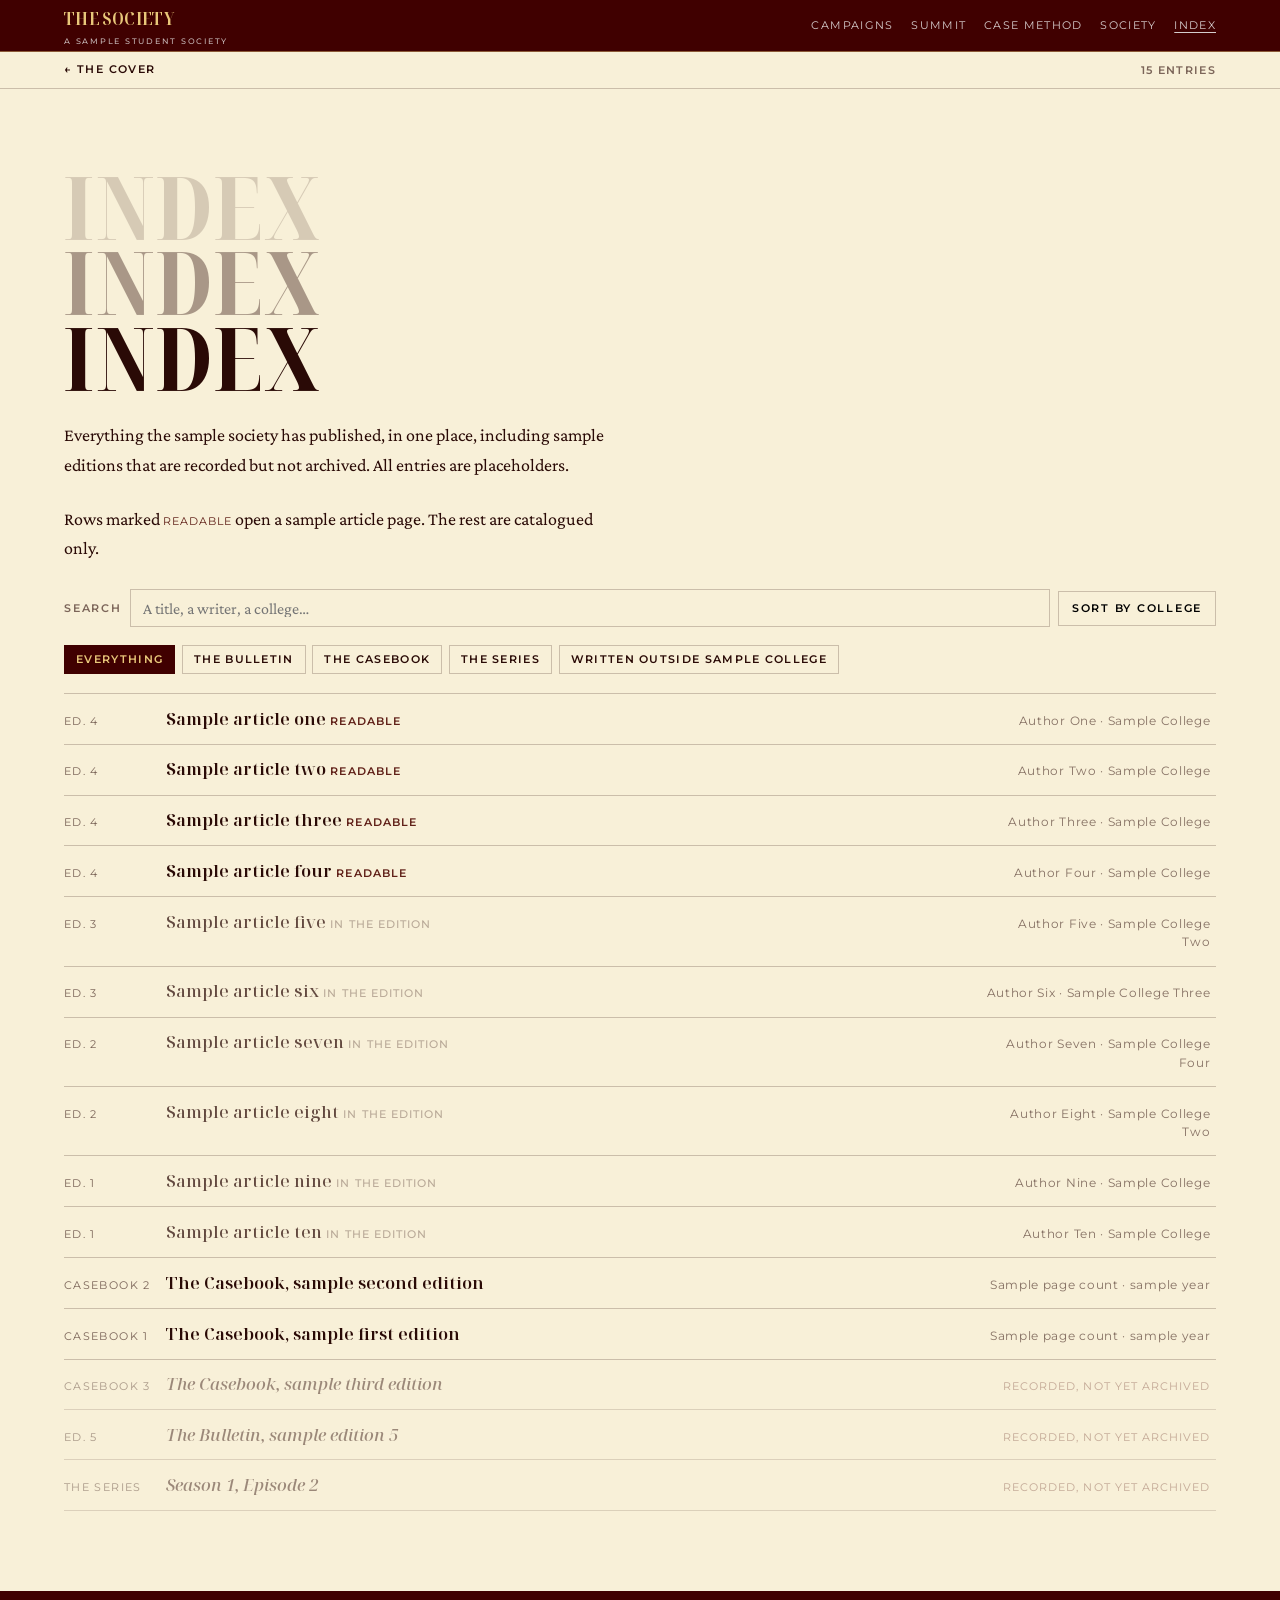
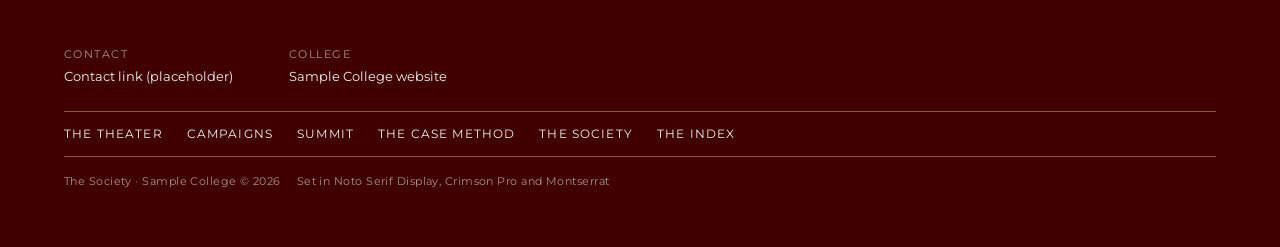
<file: archive.html>
<!doctype html>
<html lang="en">
<head>
<meta charset="utf-8">
<meta name="viewport" content="width=device-width,initial-scale=1">
<meta name="description" content="Every sample edition in one index. Placeholder content.">
<meta name="robots" content="noindex,nofollow">
<title>The Index · everything The Society has published</title>
<link rel="preconnect" href="https://fonts.googleapis.com">
<link rel="preconnect" href="https://fonts.gstatic.com" crossorigin>
<link href="https://fonts.googleapis.com/css2?family=Noto+Serif+Display:ital,wdth,wght@0,62.5..100,400..800;1,62.5..100,400..700&family=Crimson+Pro:ital,wght@0,400;0,600;1,400&family=Montserrat:wght@500;600;700;800&display=swap" rel="stylesheet">
<link rel="stylesheet" href="site.css">
<style>
  .search{display:flex;gap:.5rem;flex-wrap:wrap;align-items:center;margin:0 0 1rem}
  .search input{
    flex:1 1 16rem;min-width:0;padding:.6rem .75rem;border:1px solid var(--rule-ink);
    background:transparent;font-family:var(--font-read);font-size:1rem;color:inherit;border-radius:0;
  }
  .search input:focus-visible{outline:2px solid var(--oxblood);outline-offset:1px}
  .count{font-family:var(--font-ui);font-size:.7rem;letter-spacing:.12em;text-transform:uppercase;opacity:.6}
</style>
</head>
<body>

<header class="topbar">
  <a class="topbar__mark" href="theater3d.html">THE SOCIETY<small>A SAMPLE STUDENT SOCIETY</small></a>
  <nav class="topbar__nav" aria-label="Primary">
    <a href="work.html">Campaigns</a>
    <a href="summit.html">Summit</a>
    <a href="learn.html">Case Method</a>
    <a href="society.html">Society</a>
    <a href="archive.html" aria-current="page" style="text-decoration:underline;text-underline-offset:.3em">Index</a>
  </nav>
</header>

<div class="subbar">
  <a href="theater3d.html">&larr; The cover</a>
  <span class="count" id="count">entries</span>
</div>

<main class="section section--paper wrap">
 <div class="limit">
  <h1 class="stack" aria-label="The Index">
    <span class="stack__line" aria-hidden="true">Index</span>
    <span class="stack__line" aria-hidden="true">Index</span>
    <span class="stack__line">Index</span>
  </h1>
  <p style="max-width:56ch;margin:0 0 1.6rem">
    Everything the sample society has published, in one place, including sample editions
    that are recorded but not archived. All entries are placeholders.
  </p>
  <p style="max-width:56ch;margin:0 0 1.6rem">
    Rows marked <span class="index__note">Readable</span> open a sample article page. The
    rest are catalogued only.
  </p>

  <div class="search">
    <label class="eyebrow" for="q" style="opacity:.6">Search</label>
    <input id="q" type="search" placeholder="A title, a writer, a college…" autocomplete="off">
    <button type="button" id="sortCollege" class="eyebrow" style="padding:.55rem .8rem;border:1px solid var(--rule-ink);background:transparent;cursor:pointer">Sort by college</button>
  </div>

  <ul class="filters" role="group" aria-label="Filter the index">
    <li><button type="button" data-filter="all" aria-pressed="true">Everything</button></li>
    <li><button type="button" data-filter="bulletin" aria-pressed="false">The Bulletin</button></li>
    <li><button type="button" data-filter="casebook" aria-pressed="false">The Casebook</button></li>
    <li><button type="button" data-filter="series" aria-pressed="false">The Series</button></li>
    <li><button type="button" data-filter="external" aria-pressed="false">Written outside Sample College</button></li>
  </ul>

  <ul class="index" id="indexList">
    <li class="index__row" data-prop="bulletin" data-scope="home"><a href="article.html">
      <span class="index__ed">Ed. 4</span>
      <span class="index__title">Sample article one <span class="index__note">Readable</span></span>
      <span class="index__by">Author One &middot; Sample College</span>
    </a></li>
    <li class="index__row" data-prop="bulletin" data-scope="home"><a href="article-2.html">
      <span class="index__ed">Ed. 4</span>
      <span class="index__title">Sample article two <span class="index__note">Readable</span></span>
      <span class="index__by">Author Two &middot; Sample College</span>
    </a></li>
    <li class="index__row" data-prop="bulletin" data-scope="home"><a href="article-3.html">
      <span class="index__ed">Ed. 4</span>
      <span class="index__title">Sample article three <span class="index__note">Readable</span></span>
      <span class="index__by">Author Three &middot; Sample College</span>
    </a></li>
    <li class="index__row" data-prop="bulletin" data-scope="home"><a href="article-4.html">
      <span class="index__ed">Ed. 4</span>
      <span class="index__title">Sample article four <span class="index__note">Readable</span></span>
      <span class="index__by">Author Four &middot; Sample College</span>
    </a></li>

    <li class="index__row" data-prop="bulletin" data-scope="external"><span class="index__inert">
      <span class="index__ed">Ed. 3</span>
      <span class="index__title">Sample article five <span class="index__note index__note--soft">In the edition</span></span>
      <span class="index__by">Author Five &middot; Sample College Two</span>
    </span></li>
    <li class="index__row" data-prop="bulletin" data-scope="external"><span class="index__inert">
      <span class="index__ed">Ed. 3</span>
      <span class="index__title">Sample article six <span class="index__note index__note--soft">In the edition</span></span>
      <span class="index__by">Author Six &middot; Sample College Three</span>
    </span></li>
    <li class="index__row" data-prop="bulletin" data-scope="external"><span class="index__inert">
      <span class="index__ed">Ed. 2</span>
      <span class="index__title">Sample article seven <span class="index__note index__note--soft">In the edition</span></span>
      <span class="index__by">Author Seven &middot; Sample College Four</span>
    </span></li>
    <li class="index__row" data-prop="bulletin" data-scope="external"><span class="index__inert">
      <span class="index__ed">Ed. 2</span>
      <span class="index__title">Sample article eight <span class="index__note index__note--soft">In the edition</span></span>
      <span class="index__by">Author Eight &middot; Sample College Two</span>
    </span></li>
    <li class="index__row" data-prop="bulletin" data-scope="home"><span class="index__inert">
      <span class="index__ed">Ed. 1</span>
      <span class="index__title">Sample article nine <span class="index__note index__note--soft">In the edition</span></span>
      <span class="index__by">Author Nine &middot; Sample College</span>
    </span></li>
    <li class="index__row" data-prop="bulletin" data-scope="home"><span class="index__inert">
      <span class="index__ed">Ed. 1</span>
      <span class="index__title">Sample article ten <span class="index__note index__note--soft">In the edition</span></span>
      <span class="index__by">Author Ten &middot; Sample College</span>
    </span></li>

    <li class="index__row" data-prop="casebook" data-scope="home"><a href="archive.html">
      <span class="index__ed">Casebook 2</span>
      <span class="index__title">The Casebook, sample second edition</span>
      <span class="index__by">Sample page count &middot; sample year</span>
    </a></li>
    <li class="index__row" data-prop="casebook" data-scope="home"><a href="archive.html">
      <span class="index__ed">Casebook 1</span>
      <span class="index__title">The Casebook, sample first edition</span>
      <span class="index__by">Sample page count &middot; sample year</span>
    </a></li>

    <li class="index__row index__row--gap" data-prop="casebook" data-scope="home"><span class="index__inert">
      <span class="index__ed">Casebook 3</span>
      <span class="index__title">The Casebook, sample third edition</span>
      <span class="index__by index__note">Recorded, not yet archived</span>
    </span></li>
    <li class="index__row index__row--gap" data-prop="bulletin" data-scope="home"><span class="index__inert">
      <span class="index__ed">Ed. 5</span>
      <span class="index__title">The Bulletin, sample edition 5</span>
      <span class="index__by index__note">Recorded, not yet archived</span>
    </span></li>
    <li class="index__row index__row--gap" data-prop="series" data-scope="home"><span class="index__inert">
      <span class="index__ed">The Series</span>
      <span class="index__title">Season 1, Episode 2</span>
      <span class="index__by index__note">Recorded, not yet archived</span>
    </span></li>
  </ul>
 </div>
</main>

<footer class="colophon">
  <div class="colophon__cols">
    <div><p class="colophon__label">Contact</p><a href="#">Contact link (placeholder)</a></div>
    <div><p class="colophon__label">College</p><a href="#">Sample College website</a></div>
  </div>
  <nav class="colophon__links" aria-label="Standing links">
    <a href="theater3d.html">The theater</a><a href="work.html">Campaigns</a><a href="summit.html">Summit</a><a href="learn.html">The Case Method</a><a href="society.html">The Society</a><a href="archive.html">The Index</a>
  </nav>
  <p class="colophon__credit">
    <span style="padding-left:0">The Society &middot; Sample College &copy; 2026</span>
    <span>Set in Noto Serif Display, Crimson Pro and Montserrat</span>
  </p>
</footer>

<script>
(function(){
  var list = document.getElementById('indexList');
  var rows = Array.prototype.slice.call(list.querySelectorAll('.index__row'));
  var buttons = document.querySelectorAll('.filters button');
  var q = document.getElementById('q');
  var count = document.getElementById('count');
  var filter = 'all';

  function apply(){
    var term = q.value.trim().toLowerCase();
    var shown = 0;
    rows.forEach(function(r){
      var matchFilter = filter === 'all'
        || r.dataset.prop === filter
        || (filter === 'external' && r.dataset.scope === 'external');
      var matchTerm = !term || r.textContent.toLowerCase().indexOf(term) !== -1;
      r.hidden = !(matchFilter && matchTerm);
      if(!r.hidden) shown++;
    });
    count.textContent = shown + (shown === 1 ? ' entry' : ' entries');
  }

  buttons.forEach(function(btn){
    btn.addEventListener('click', function(){
      filter = btn.dataset.filter;
      buttons.forEach(function(b){ b.setAttribute('aria-pressed', String(b === btn)); });
      apply();
    });
  });
  q.addEventListener('input', apply);

  /* sort by college · the axis nobody expects, and the one this archive is unusual on */
  var sorted = false;
  document.getElementById('sortCollege').addEventListener('click', function(){
    var key = function(r){
      var by = r.querySelector('.index__by');
      var t = by ? by.textContent : '';
      var parts = t.split('·');
      return (parts[1] || parts[0] || '').trim().toLowerCase();
    };
    var order = rows.slice();
    if(!sorted){ order.sort(function(a,b){ return key(a).localeCompare(key(b)); }); }
    order.forEach(function(r){ list.appendChild(r); });
    sorted = !sorted;
    this.textContent = sorted ? 'Back to edition order' : 'Sort by college';
  });

  apply();
})();
</script>
</body>
</html>
</file>
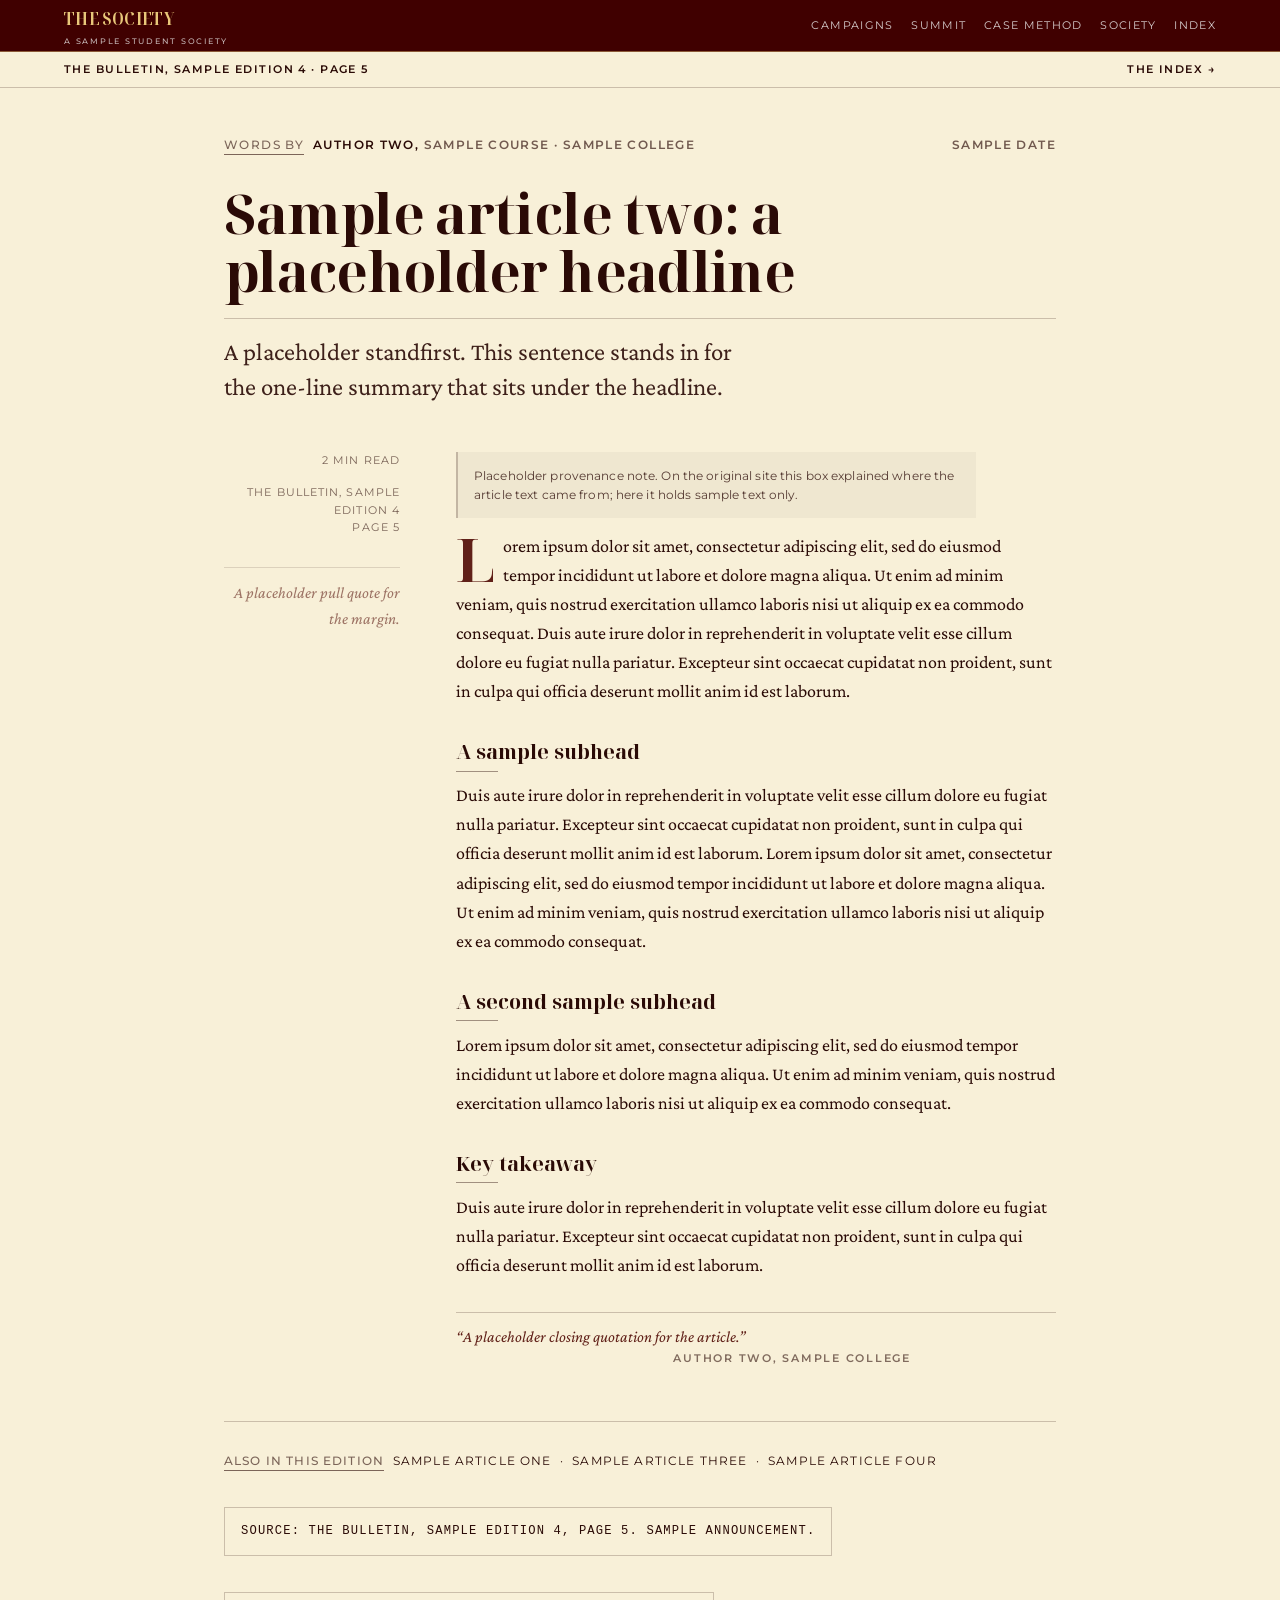
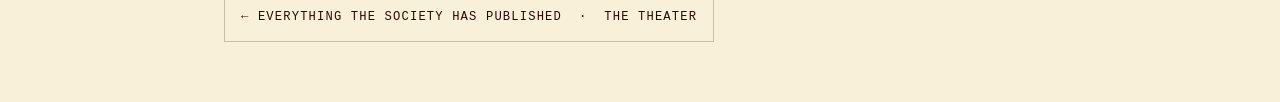
<file: article-2.html>
<!doctype html>
<html lang="en">
<head>
<meta charset="utf-8">
<meta name="viewport" content="width=device-width,initial-scale=1">
<meta name="description" content="A sample article. Placeholder content.">
<meta name="robots" content="noindex,nofollow">
<title>Sample article two · The Bulletin · The Society</title>
<link rel="preconnect" href="https://fonts.googleapis.com">
<link rel="preconnect" href="https://fonts.gstatic.com" crossorigin>
<link href="https://fonts.googleapis.com/css2?family=Noto+Serif+Display:ital,wdth,wght@0,62.5..100,400..800;1,62.5..100,400..700&family=Crimson+Pro:ital,wght@0,400;0,600;1,400&family=Montserrat:wght@500;600;700;800&display=swap" rel="stylesheet">
<link rel="stylesheet" href="site.css">
<style>
  /* the transcription note: quiet, but it does not hide */
  /* site.css sets the drop cap on .piece__text > p:first-of-type. The transcription note
     is now that paragraph, so the rule has to be moved rather than added to, or the page
     gets two drop caps. */
  .piece__text > p:first-of-type::first-letter{
    float:none;font-size:inherit;line-height:inherit;font-family:inherit;
    font-weight:inherit;padding:0;color:inherit;
  }
  .provenance{
    /* a note about the text belongs in the text column, not out in the gutter */
    margin:0 0 1.9rem;
    padding:.85rem 1rem;
    border-left:2px solid var(--rule-ink);
    background:color-mix(in srgb,var(--ink) 4%,transparent);
    font-family:var(--font-ui);
    font-size:.75rem;line-height:1.6;letter-spacing:.01em;
    color:color-mix(in srgb,var(--ink) 78%,transparent);
    max-width:62ch;
  }
  .provenance a{color:inherit}
  .piece__text h2{
    font-family:var(--font-display);
    font-size:1.25rem;font-weight:700;line-height:1.2;
    margin:2.1rem 0 .6rem;
  }
  .piece__text h2::after{
    content:"";display:block;width:2.6rem;height:1px;margin-top:.4rem;
    background:currentColor;opacity:.42;
  }
  /* explicit, not :first-of-type: the transcription note is also a paragraph, and it
     was wearing the drop cap */
  .piece__text p.lede::first-letter{
    float:left;
    font-family:var(--font-display);font-weight:700;
    font-size:3.35em;line-height:.82;
    padding:.06em .14em 0 0;
    color:var(--oxblood);
  }
  .attrib{
    margin:.4rem 0 0;text-align:right;
    font-family:var(--font-ui);font-size:.6875rem;font-weight:600;
    letter-spacing:.16em;text-transform:uppercase;
    color:color-mix(in srgb,var(--ink) 58%,transparent);
  }
  .piece__foot .cite{display:block;margin-top:.5rem}
</style>
</head>
<body>

<header class="topbar">
  <a class="topbar__mark" href="theater3d.html">THE SOCIETY<small>A SAMPLE STUDENT SOCIETY</small></a>
  <nav class="topbar__nav" aria-label="Primary">
    <a href="work.html">Campaigns</a>
    <a href="summit.html">Summit</a>
    <a href="learn.html">Case Method</a>
    <a href="society.html">Society</a>
    <a href="archive.html">Index</a>
  </nav>
</header>

<div class="subbar">
  <a href="archive.html">The Bulletin, sample edition 4 &middot; page 5</a>
  <a href="archive.html">The Index &rarr;</a>
</div>

<article class="piece wrap">

  <header class="piece__head">
    <div class="piece__meta">
      <p style="margin:0">
        <span class="piece__label">Words by</span>
        <a href="author.html">Author Two</a>,
        <span class="piece__college">Sample course &middot; Sample College</span>
      </p>
      <time class="piece__date" datetime="2026-07">Sample date</time>
    </div>

    <h1 class="piece__title">Sample article two: a placeholder headline</h1>
    <hr class="piece__rule">
    <p class="piece__standfirst">A placeholder standfirst. This sentence stands in for the
    one-line summary that sits under the headline.</p>
  </header>

  <div class="piece__body">
    <aside class="piece__margin">
      <p style="margin:0">2 min read</p>
      <p style="margin:0">The Bulletin, sample edition 4<br>page 5</p>
      <p class="piece__pull">A placeholder pull quote for the margin.</p>
    </aside>

    <div class="piece__text">
      <p class="provenance">
        Placeholder provenance note. On the original site this box explained where the
        article text came from; here it holds sample text only.
      </p>
      <p class="lede">Lorem ipsum dolor sit amet, consectetur adipiscing elit, sed do eiusmod tempor incididunt ut labore et dolore magna aliqua. Ut enim ad minim veniam, quis nostrud exercitation ullamco laboris nisi ut aliquip ex ea commodo consequat. Duis aute irure dolor in reprehenderit in voluptate velit esse cillum dolore eu fugiat nulla pariatur. Excepteur sint occaecat cupidatat non proident, sunt in culpa qui officia deserunt mollit anim id est laborum.</p>

      <h2>A sample subhead</h2>
      <p>Duis aute irure dolor in reprehenderit in voluptate velit esse cillum dolore eu fugiat nulla pariatur. Excepteur sint occaecat cupidatat non proident, sunt in culpa qui officia deserunt mollit anim id est laborum. Lorem ipsum dolor sit amet, consectetur adipiscing elit, sed do eiusmod tempor incididunt ut labore et dolore magna aliqua. Ut enim ad minim veniam, quis nostrud exercitation ullamco laboris nisi ut aliquip ex ea commodo consequat.</p>

      <h2>A second sample subhead</h2>
      <p>Lorem ipsum dolor sit amet, consectetur adipiscing elit, sed do eiusmod tempor incididunt ut labore et dolore magna aliqua. Ut enim ad minim veniam, quis nostrud exercitation ullamco laboris nisi ut aliquip ex ea commodo consequat.</p>

      <h2>Key takeaway</h2>
      <p>Duis aute irure dolor in reprehenderit in voluptate velit esse cillum dolore eu fugiat nulla pariatur. Excepteur sint occaecat cupidatat non proident, sunt in culpa qui officia deserunt mollit anim id est laborum.</p>

      <blockquote class="piece__pull" style="margin:2rem 0 0">&ldquo;A placeholder closing quotation for the article.&rdquo;</blockquote>
      <p class="attrib">Author Two, Sample College</p>
    </div>
  </div>

  <footer class="piece__foot">
    <p>
      <span class="piece__label">Also in this edition</span>
      <a href="article.html">Sample article one</a> &nbsp;&middot;&nbsp; <a href="article-3.html">Sample article three</a> &nbsp;&middot;&nbsp; <a href="article-4.html">Sample article four</a>
    </p>
    <p class="cite">
      Source: The Bulletin, sample edition 4, page 5.
      <a href="#" rel="noopener">Sample announcement</a>.
    </p>
    <p class="cite">
      <a href="archive.html">&larr; Everything the society has published</a> &nbsp;&middot;&nbsp;
      <a href="theater3d.html">The theater</a>
    </p>
  </footer>

</article>

</body>
</html>
</file>
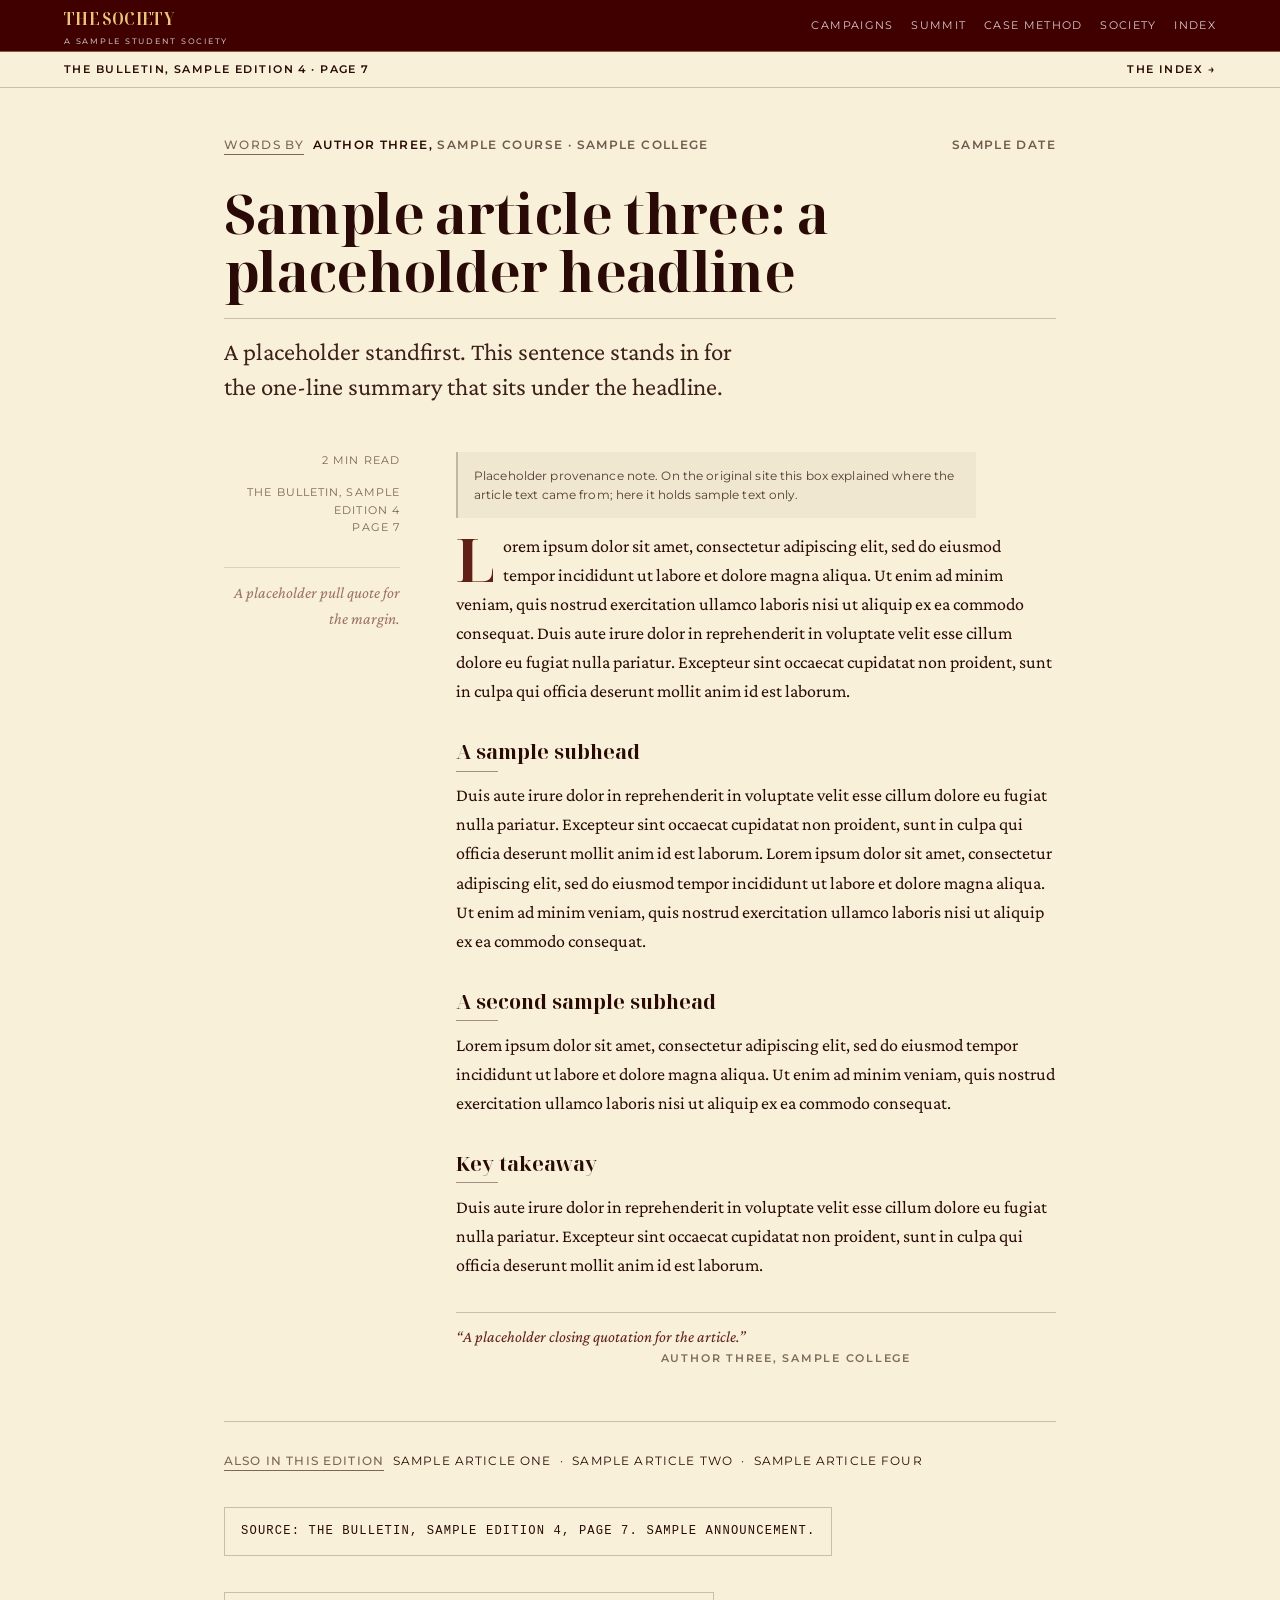
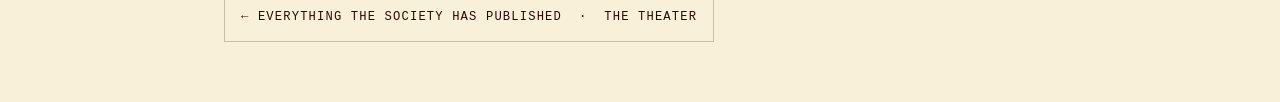
<file: article-3.html>
<!doctype html>
<html lang="en">
<head>
<meta charset="utf-8">
<meta name="viewport" content="width=device-width,initial-scale=1">
<meta name="description" content="A sample article. Placeholder content.">
<meta name="robots" content="noindex,nofollow">
<title>Sample article three · The Bulletin · The Society</title>
<link rel="preconnect" href="https://fonts.googleapis.com">
<link rel="preconnect" href="https://fonts.gstatic.com" crossorigin>
<link href="https://fonts.googleapis.com/css2?family=Noto+Serif+Display:ital,wdth,wght@0,62.5..100,400..800;1,62.5..100,400..700&family=Crimson+Pro:ital,wght@0,400;0,600;1,400&family=Montserrat:wght@500;600;700;800&display=swap" rel="stylesheet">
<link rel="stylesheet" href="site.css">
<style>
  /* the transcription note: quiet, but it does not hide */
  /* site.css sets the drop cap on .piece__text > p:first-of-type. The transcription note
     is now that paragraph, so the rule has to be moved rather than added to, or the page
     gets two drop caps. */
  .piece__text > p:first-of-type::first-letter{
    float:none;font-size:inherit;line-height:inherit;font-family:inherit;
    font-weight:inherit;padding:0;color:inherit;
  }
  .provenance{
    /* a note about the text belongs in the text column, not out in the gutter */
    margin:0 0 1.9rem;
    padding:.85rem 1rem;
    border-left:2px solid var(--rule-ink);
    background:color-mix(in srgb,var(--ink) 4%,transparent);
    font-family:var(--font-ui);
    font-size:.75rem;line-height:1.6;letter-spacing:.01em;
    color:color-mix(in srgb,var(--ink) 78%,transparent);
    max-width:62ch;
  }
  .provenance a{color:inherit}
  .piece__text h2{
    font-family:var(--font-display);
    font-size:1.25rem;font-weight:700;line-height:1.2;
    margin:2.1rem 0 .6rem;
  }
  .piece__text h2::after{
    content:"";display:block;width:2.6rem;height:1px;margin-top:.4rem;
    background:currentColor;opacity:.42;
  }
  /* explicit, not :first-of-type: the transcription note is also a paragraph, and it
     was wearing the drop cap */
  .piece__text p.lede::first-letter{
    float:left;
    font-family:var(--font-display);font-weight:700;
    font-size:3.35em;line-height:.82;
    padding:.06em .14em 0 0;
    color:var(--oxblood);
  }
  .attrib{
    margin:.4rem 0 0;text-align:right;
    font-family:var(--font-ui);font-size:.6875rem;font-weight:600;
    letter-spacing:.16em;text-transform:uppercase;
    color:color-mix(in srgb,var(--ink) 58%,transparent);
  }
  .piece__foot .cite{display:block;margin-top:.5rem}
</style>
</head>
<body>

<header class="topbar">
  <a class="topbar__mark" href="theater3d.html">THE SOCIETY<small>A SAMPLE STUDENT SOCIETY</small></a>
  <nav class="topbar__nav" aria-label="Primary">
    <a href="work.html">Campaigns</a>
    <a href="summit.html">Summit</a>
    <a href="learn.html">Case Method</a>
    <a href="society.html">Society</a>
    <a href="archive.html">Index</a>
  </nav>
</header>

<div class="subbar">
  <a href="archive.html">The Bulletin, sample edition 4 &middot; page 7</a>
  <a href="archive.html">The Index &rarr;</a>
</div>

<article class="piece wrap">

  <header class="piece__head">
    <div class="piece__meta">
      <p style="margin:0">
        <span class="piece__label">Words by</span>
        <a href="author.html">Author Three</a>,
        <span class="piece__college">Sample course &middot; Sample College</span>
      </p>
      <time class="piece__date" datetime="2026-07">Sample date</time>
    </div>

    <h1 class="piece__title">Sample article three: a placeholder headline</h1>
    <hr class="piece__rule">
    <p class="piece__standfirst">A placeholder standfirst. This sentence stands in for the
    one-line summary that sits under the headline.</p>
  </header>

  <div class="piece__body">
    <aside class="piece__margin">
      <p style="margin:0">2 min read</p>
      <p style="margin:0">The Bulletin, sample edition 4<br>page 7</p>
      <p class="piece__pull">A placeholder pull quote for the margin.</p>
    </aside>

    <div class="piece__text">
      <p class="provenance">
        Placeholder provenance note. On the original site this box explained where the
        article text came from; here it holds sample text only.
      </p>
      <p class="lede">Lorem ipsum dolor sit amet, consectetur adipiscing elit, sed do eiusmod tempor incididunt ut labore et dolore magna aliqua. Ut enim ad minim veniam, quis nostrud exercitation ullamco laboris nisi ut aliquip ex ea commodo consequat. Duis aute irure dolor in reprehenderit in voluptate velit esse cillum dolore eu fugiat nulla pariatur. Excepteur sint occaecat cupidatat non proident, sunt in culpa qui officia deserunt mollit anim id est laborum.</p>

      <h2>A sample subhead</h2>
      <p>Duis aute irure dolor in reprehenderit in voluptate velit esse cillum dolore eu fugiat nulla pariatur. Excepteur sint occaecat cupidatat non proident, sunt in culpa qui officia deserunt mollit anim id est laborum. Lorem ipsum dolor sit amet, consectetur adipiscing elit, sed do eiusmod tempor incididunt ut labore et dolore magna aliqua. Ut enim ad minim veniam, quis nostrud exercitation ullamco laboris nisi ut aliquip ex ea commodo consequat.</p>

      <h2>A second sample subhead</h2>
      <p>Lorem ipsum dolor sit amet, consectetur adipiscing elit, sed do eiusmod tempor incididunt ut labore et dolore magna aliqua. Ut enim ad minim veniam, quis nostrud exercitation ullamco laboris nisi ut aliquip ex ea commodo consequat.</p>

      <h2>Key takeaway</h2>
      <p>Duis aute irure dolor in reprehenderit in voluptate velit esse cillum dolore eu fugiat nulla pariatur. Excepteur sint occaecat cupidatat non proident, sunt in culpa qui officia deserunt mollit anim id est laborum.</p>

      <blockquote class="piece__pull" style="margin:2rem 0 0">&ldquo;A placeholder closing quotation for the article.&rdquo;</blockquote>
      <p class="attrib">Author Three, Sample College</p>
    </div>
  </div>

  <footer class="piece__foot">
    <p>
      <span class="piece__label">Also in this edition</span>
      <a href="article.html">Sample article one</a> &nbsp;&middot;&nbsp; <a href="article-2.html">Sample article two</a> &nbsp;&middot;&nbsp; <a href="article-4.html">Sample article four</a>
    </p>
    <p class="cite">
      Source: The Bulletin, sample edition 4, page 7.
      <a href="#" rel="noopener">Sample announcement</a>.
    </p>
    <p class="cite">
      <a href="archive.html">&larr; Everything the society has published</a> &nbsp;&middot;&nbsp;
      <a href="theater3d.html">The theater</a>
    </p>
  </footer>

</article>

</body>
</html>
</file>
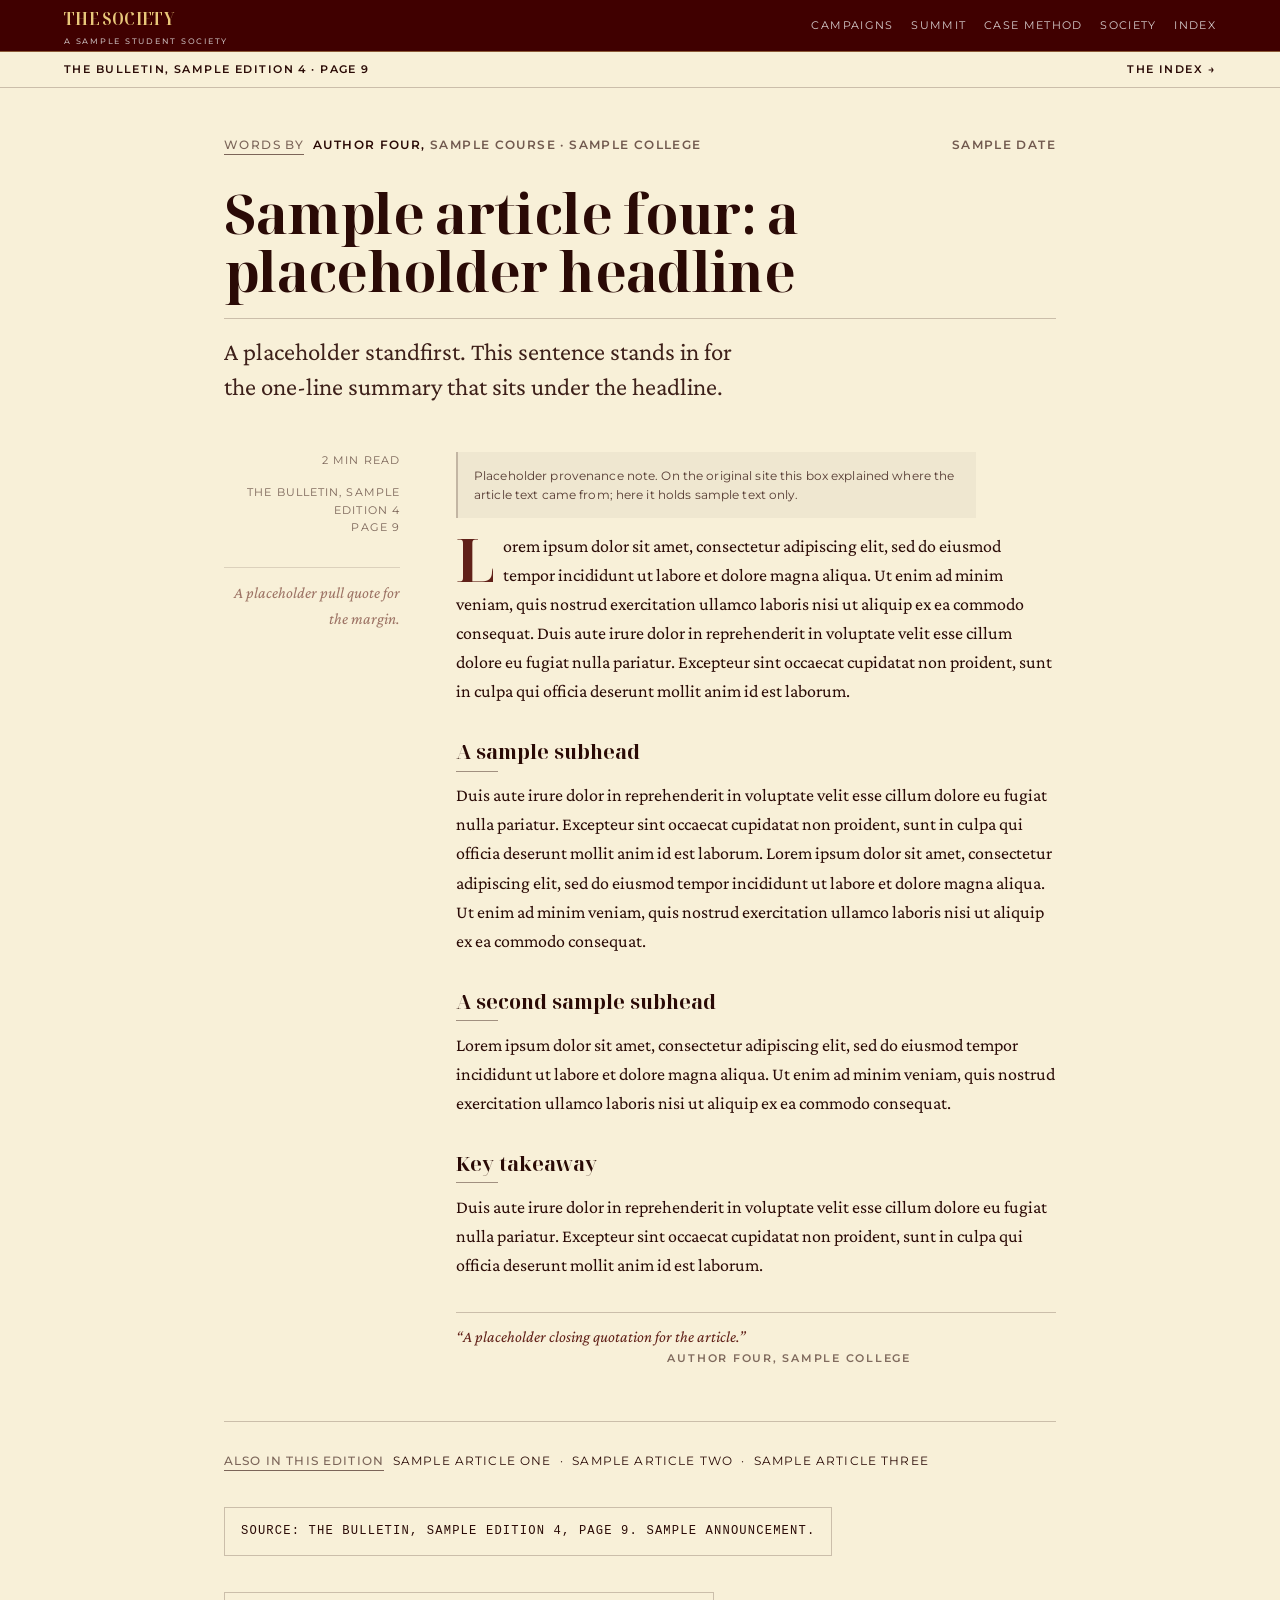
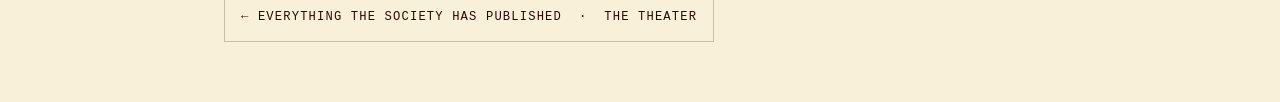
<file: article-4.html>
<!doctype html>
<html lang="en">
<head>
<meta charset="utf-8">
<meta name="viewport" content="width=device-width,initial-scale=1">
<meta name="description" content="A sample article. Placeholder content.">
<meta name="robots" content="noindex,nofollow">
<title>Sample article four · The Bulletin · The Society</title>
<link rel="preconnect" href="https://fonts.googleapis.com">
<link rel="preconnect" href="https://fonts.gstatic.com" crossorigin>
<link href="https://fonts.googleapis.com/css2?family=Noto+Serif+Display:ital,wdth,wght@0,62.5..100,400..800;1,62.5..100,400..700&family=Crimson+Pro:ital,wght@0,400;0,600;1,400&family=Montserrat:wght@500;600;700;800&display=swap" rel="stylesheet">
<link rel="stylesheet" href="site.css">
<style>
  /* the transcription note: quiet, but it does not hide */
  /* site.css sets the drop cap on .piece__text > p:first-of-type. The transcription note
     is now that paragraph, so the rule has to be moved rather than added to, or the page
     gets two drop caps. */
  .piece__text > p:first-of-type::first-letter{
    float:none;font-size:inherit;line-height:inherit;font-family:inherit;
    font-weight:inherit;padding:0;color:inherit;
  }
  .provenance{
    /* a note about the text belongs in the text column, not out in the gutter */
    margin:0 0 1.9rem;
    padding:.85rem 1rem;
    border-left:2px solid var(--rule-ink);
    background:color-mix(in srgb,var(--ink) 4%,transparent);
    font-family:var(--font-ui);
    font-size:.75rem;line-height:1.6;letter-spacing:.01em;
    color:color-mix(in srgb,var(--ink) 78%,transparent);
    max-width:62ch;
  }
  .provenance a{color:inherit}
  .piece__text h2{
    font-family:var(--font-display);
    font-size:1.25rem;font-weight:700;line-height:1.2;
    margin:2.1rem 0 .6rem;
  }
  .piece__text h2::after{
    content:"";display:block;width:2.6rem;height:1px;margin-top:.4rem;
    background:currentColor;opacity:.42;
  }
  /* explicit, not :first-of-type: the transcription note is also a paragraph, and it
     was wearing the drop cap */
  .piece__text p.lede::first-letter{
    float:left;
    font-family:var(--font-display);font-weight:700;
    font-size:3.35em;line-height:.82;
    padding:.06em .14em 0 0;
    color:var(--oxblood);
  }
  .attrib{
    margin:.4rem 0 0;text-align:right;
    font-family:var(--font-ui);font-size:.6875rem;font-weight:600;
    letter-spacing:.16em;text-transform:uppercase;
    color:color-mix(in srgb,var(--ink) 58%,transparent);
  }
  .piece__foot .cite{display:block;margin-top:.5rem}
</style>
</head>
<body>

<header class="topbar">
  <a class="topbar__mark" href="theater3d.html">THE SOCIETY<small>A SAMPLE STUDENT SOCIETY</small></a>
  <nav class="topbar__nav" aria-label="Primary">
    <a href="work.html">Campaigns</a>
    <a href="summit.html">Summit</a>
    <a href="learn.html">Case Method</a>
    <a href="society.html">Society</a>
    <a href="archive.html">Index</a>
  </nav>
</header>

<div class="subbar">
  <a href="archive.html">The Bulletin, sample edition 4 &middot; page 9</a>
  <a href="archive.html">The Index &rarr;</a>
</div>

<article class="piece wrap">

  <header class="piece__head">
    <div class="piece__meta">
      <p style="margin:0">
        <span class="piece__label">Words by</span>
        <a href="author.html">Author Four</a>,
        <span class="piece__college">Sample course &middot; Sample College</span>
      </p>
      <time class="piece__date" datetime="2026-07">Sample date</time>
    </div>

    <h1 class="piece__title">Sample article four: a placeholder headline</h1>
    <hr class="piece__rule">
    <p class="piece__standfirst">A placeholder standfirst. This sentence stands in for the
    one-line summary that sits under the headline.</p>
  </header>

  <div class="piece__body">
    <aside class="piece__margin">
      <p style="margin:0">2 min read</p>
      <p style="margin:0">The Bulletin, sample edition 4<br>page 9</p>
      <p class="piece__pull">A placeholder pull quote for the margin.</p>
    </aside>

    <div class="piece__text">
      <p class="provenance">
        Placeholder provenance note. On the original site this box explained where the
        article text came from; here it holds sample text only.
      </p>
      <p class="lede">Lorem ipsum dolor sit amet, consectetur adipiscing elit, sed do eiusmod tempor incididunt ut labore et dolore magna aliqua. Ut enim ad minim veniam, quis nostrud exercitation ullamco laboris nisi ut aliquip ex ea commodo consequat. Duis aute irure dolor in reprehenderit in voluptate velit esse cillum dolore eu fugiat nulla pariatur. Excepteur sint occaecat cupidatat non proident, sunt in culpa qui officia deserunt mollit anim id est laborum.</p>

      <h2>A sample subhead</h2>
      <p>Duis aute irure dolor in reprehenderit in voluptate velit esse cillum dolore eu fugiat nulla pariatur. Excepteur sint occaecat cupidatat non proident, sunt in culpa qui officia deserunt mollit anim id est laborum. Lorem ipsum dolor sit amet, consectetur adipiscing elit, sed do eiusmod tempor incididunt ut labore et dolore magna aliqua. Ut enim ad minim veniam, quis nostrud exercitation ullamco laboris nisi ut aliquip ex ea commodo consequat.</p>

      <h2>A second sample subhead</h2>
      <p>Lorem ipsum dolor sit amet, consectetur adipiscing elit, sed do eiusmod tempor incididunt ut labore et dolore magna aliqua. Ut enim ad minim veniam, quis nostrud exercitation ullamco laboris nisi ut aliquip ex ea commodo consequat.</p>

      <h2>Key takeaway</h2>
      <p>Duis aute irure dolor in reprehenderit in voluptate velit esse cillum dolore eu fugiat nulla pariatur. Excepteur sint occaecat cupidatat non proident, sunt in culpa qui officia deserunt mollit anim id est laborum.</p>

      <blockquote class="piece__pull" style="margin:2rem 0 0">&ldquo;A placeholder closing quotation for the article.&rdquo;</blockquote>
      <p class="attrib">Author Four, Sample College</p>
    </div>
  </div>

  <footer class="piece__foot">
    <p>
      <span class="piece__label">Also in this edition</span>
      <a href="article.html">Sample article one</a> &nbsp;&middot;&nbsp; <a href="article-2.html">Sample article two</a> &nbsp;&middot;&nbsp; <a href="article-3.html">Sample article three</a>
    </p>
    <p class="cite">
      Source: The Bulletin, sample edition 4, page 9.
      <a href="#" rel="noopener">Sample announcement</a>.
    </p>
    <p class="cite">
      <a href="archive.html">&larr; Everything the society has published</a> &nbsp;&middot;&nbsp;
      <a href="theater3d.html">The theater</a>
    </p>
  </footer>

</article>

</body>
</html>
</file>
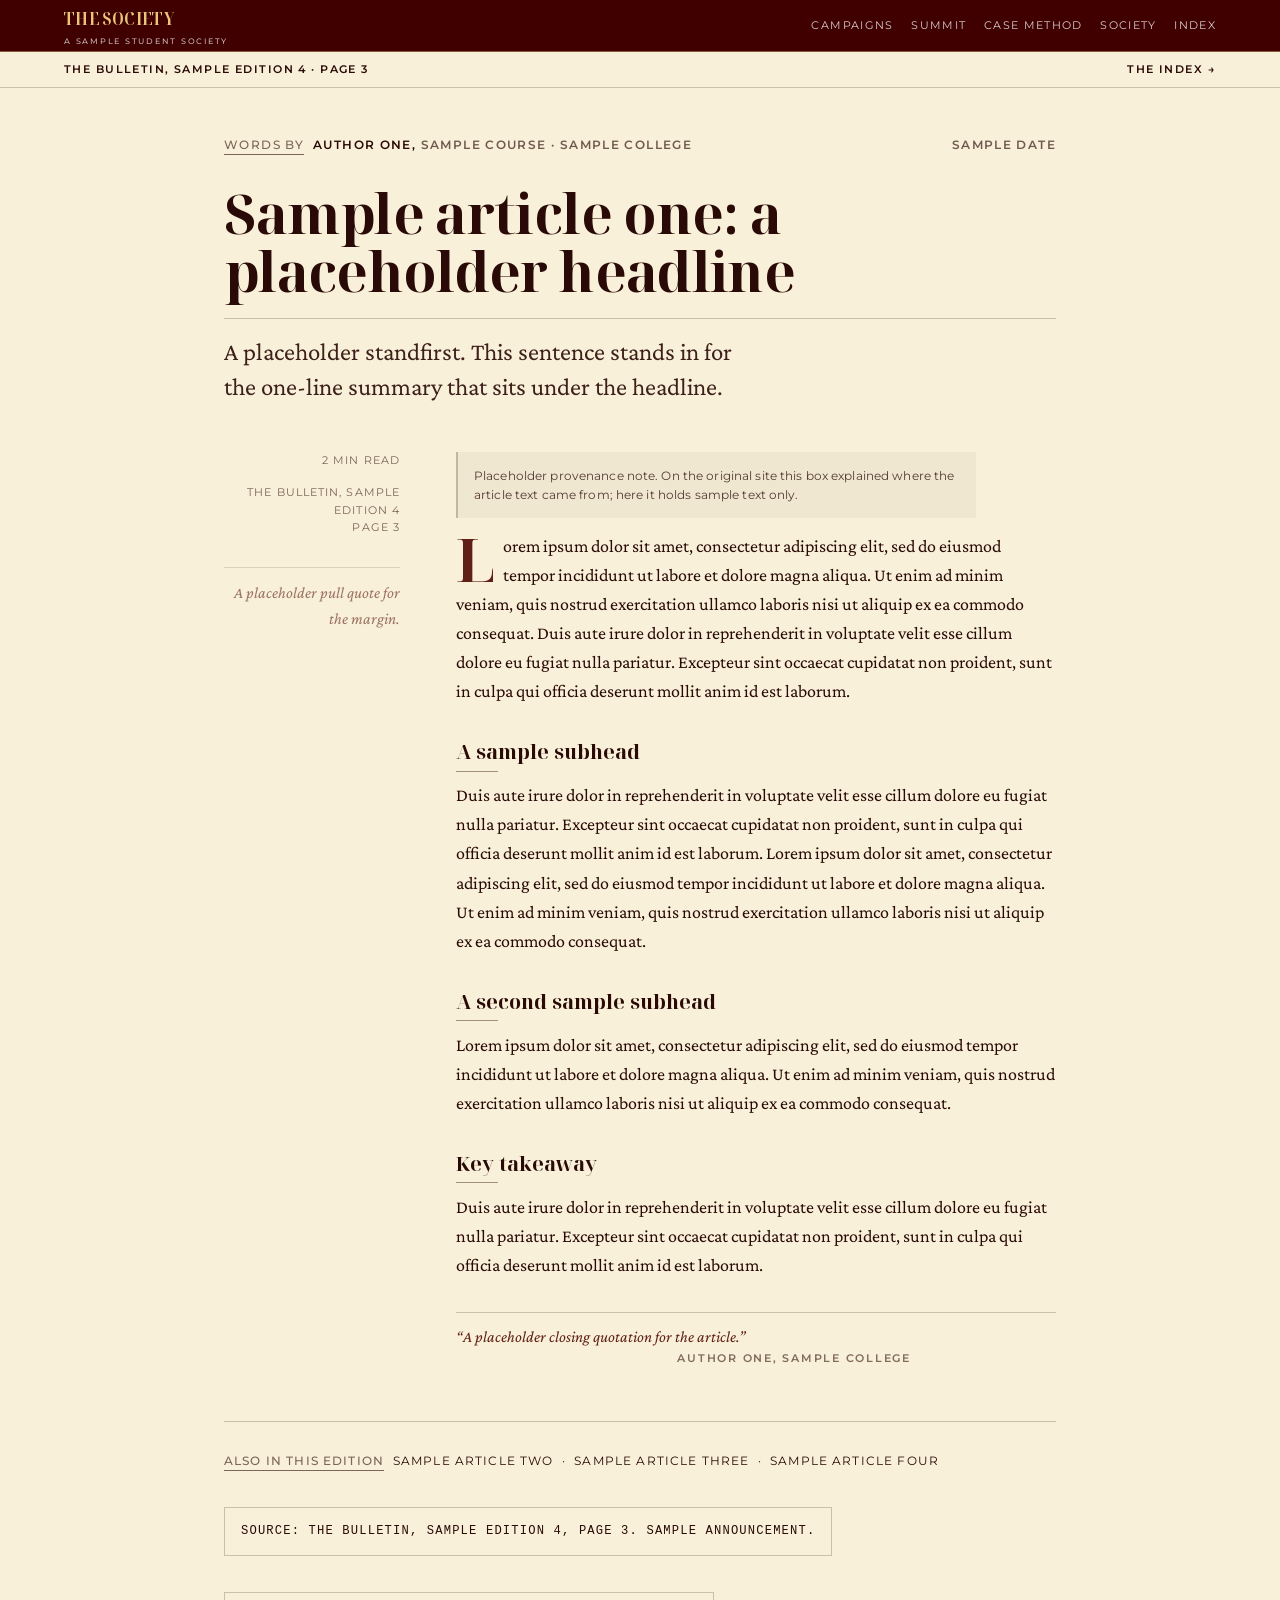
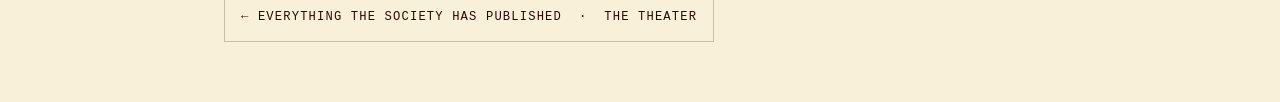
<file: article.html>
<!doctype html>
<html lang="en">
<head>
<meta charset="utf-8">
<meta name="viewport" content="width=device-width,initial-scale=1">
<meta name="description" content="A sample article. Placeholder content.">
<meta name="robots" content="noindex,nofollow">
<title>Sample article one · The Bulletin · The Society</title>
<link rel="preconnect" href="https://fonts.googleapis.com">
<link rel="preconnect" href="https://fonts.gstatic.com" crossorigin>
<link href="https://fonts.googleapis.com/css2?family=Noto+Serif+Display:ital,wdth,wght@0,62.5..100,400..800;1,62.5..100,400..700&family=Crimson+Pro:ital,wght@0,400;0,600;1,400&family=Montserrat:wght@500;600;700;800&display=swap" rel="stylesheet">
<link rel="stylesheet" href="site.css">
<style>
  /* the transcription note: quiet, but it does not hide */
  /* site.css sets the drop cap on .piece__text > p:first-of-type. The transcription note
     is now that paragraph, so the rule has to be moved rather than added to, or the page
     gets two drop caps. */
  .piece__text > p:first-of-type::first-letter{
    float:none;font-size:inherit;line-height:inherit;font-family:inherit;
    font-weight:inherit;padding:0;color:inherit;
  }
  .provenance{
    /* a note about the text belongs in the text column, not out in the gutter */
    margin:0 0 1.9rem;
    padding:.85rem 1rem;
    border-left:2px solid var(--rule-ink);
    background:color-mix(in srgb,var(--ink) 4%,transparent);
    font-family:var(--font-ui);
    font-size:.75rem;line-height:1.6;letter-spacing:.01em;
    color:color-mix(in srgb,var(--ink) 78%,transparent);
    max-width:62ch;
  }
  .provenance a{color:inherit}
  .piece__text h2{
    font-family:var(--font-display);
    font-size:1.25rem;font-weight:700;line-height:1.2;
    margin:2.1rem 0 .6rem;
  }
  .piece__text h2::after{
    content:"";display:block;width:2.6rem;height:1px;margin-top:.4rem;
    background:currentColor;opacity:.42;
  }
  /* explicit, not :first-of-type: the transcription note is also a paragraph, and it
     was wearing the drop cap */
  .piece__text p.lede::first-letter{
    float:left;
    font-family:var(--font-display);font-weight:700;
    font-size:3.35em;line-height:.82;
    padding:.06em .14em 0 0;
    color:var(--oxblood);
  }
  .attrib{
    margin:.4rem 0 0;text-align:right;
    font-family:var(--font-ui);font-size:.6875rem;font-weight:600;
    letter-spacing:.16em;text-transform:uppercase;
    color:color-mix(in srgb,var(--ink) 58%,transparent);
  }
  .piece__foot .cite{display:block;margin-top:.5rem}
</style>
</head>
<body>

<header class="topbar">
  <a class="topbar__mark" href="theater3d.html">THE SOCIETY<small>A SAMPLE STUDENT SOCIETY</small></a>
  <nav class="topbar__nav" aria-label="Primary">
    <a href="work.html">Campaigns</a>
    <a href="summit.html">Summit</a>
    <a href="learn.html">Case Method</a>
    <a href="society.html">Society</a>
    <a href="archive.html">Index</a>
  </nav>
</header>

<div class="subbar">
  <a href="archive.html">The Bulletin, sample edition 4 &middot; page 3</a>
  <a href="archive.html">The Index &rarr;</a>
</div>

<article class="piece wrap">

  <header class="piece__head">
    <div class="piece__meta">
      <p style="margin:0">
        <span class="piece__label">Words by</span>
        <a href="author.html">Author One</a>,
        <span class="piece__college">Sample course &middot; Sample College</span>
      </p>
      <time class="piece__date" datetime="2026-07">Sample date</time>
    </div>

    <h1 class="piece__title">Sample article one: a placeholder headline</h1>
    <hr class="piece__rule">
    <p class="piece__standfirst">A placeholder standfirst. This sentence stands in for the
    one-line summary that sits under the headline.</p>
  </header>

  <div class="piece__body">
    <aside class="piece__margin">
      <p style="margin:0">2 min read</p>
      <p style="margin:0">The Bulletin, sample edition 4<br>page 3</p>
      <p class="piece__pull">A placeholder pull quote for the margin.</p>
    </aside>

    <div class="piece__text">
      <p class="provenance">
        Placeholder provenance note. On the original site this box explained where the
        article text came from; here it holds sample text only.
      </p>
      <p class="lede">Lorem ipsum dolor sit amet, consectetur adipiscing elit, sed do eiusmod tempor incididunt ut labore et dolore magna aliqua. Ut enim ad minim veniam, quis nostrud exercitation ullamco laboris nisi ut aliquip ex ea commodo consequat. Duis aute irure dolor in reprehenderit in voluptate velit esse cillum dolore eu fugiat nulla pariatur. Excepteur sint occaecat cupidatat non proident, sunt in culpa qui officia deserunt mollit anim id est laborum.</p>

      <h2>A sample subhead</h2>
      <p>Duis aute irure dolor in reprehenderit in voluptate velit esse cillum dolore eu fugiat nulla pariatur. Excepteur sint occaecat cupidatat non proident, sunt in culpa qui officia deserunt mollit anim id est laborum. Lorem ipsum dolor sit amet, consectetur adipiscing elit, sed do eiusmod tempor incididunt ut labore et dolore magna aliqua. Ut enim ad minim veniam, quis nostrud exercitation ullamco laboris nisi ut aliquip ex ea commodo consequat.</p>

      <h2>A second sample subhead</h2>
      <p>Lorem ipsum dolor sit amet, consectetur adipiscing elit, sed do eiusmod tempor incididunt ut labore et dolore magna aliqua. Ut enim ad minim veniam, quis nostrud exercitation ullamco laboris nisi ut aliquip ex ea commodo consequat.</p>

      <h2>Key takeaway</h2>
      <p>Duis aute irure dolor in reprehenderit in voluptate velit esse cillum dolore eu fugiat nulla pariatur. Excepteur sint occaecat cupidatat non proident, sunt in culpa qui officia deserunt mollit anim id est laborum.</p>

      <blockquote class="piece__pull" style="margin:2rem 0 0">&ldquo;A placeholder closing quotation for the article.&rdquo;</blockquote>
      <p class="attrib">Author One, Sample College</p>
    </div>
  </div>

  <footer class="piece__foot">
    <p>
      <span class="piece__label">Also in this edition</span>
      <a href="article-2.html">Sample article two</a> &nbsp;&middot;&nbsp; <a href="article-3.html">Sample article three</a> &nbsp;&middot;&nbsp; <a href="article-4.html">Sample article four</a>
    </p>
    <p class="cite">
      Source: The Bulletin, sample edition 4, page 3.
      <a href="#" rel="noopener">Sample announcement</a>.
    </p>
    <p class="cite">
      <a href="archive.html">&larr; Everything the society has published</a> &nbsp;&middot;&nbsp;
      <a href="theater3d.html">The theater</a>
    </p>
  </footer>

</article>

</body>
</html>
</file>
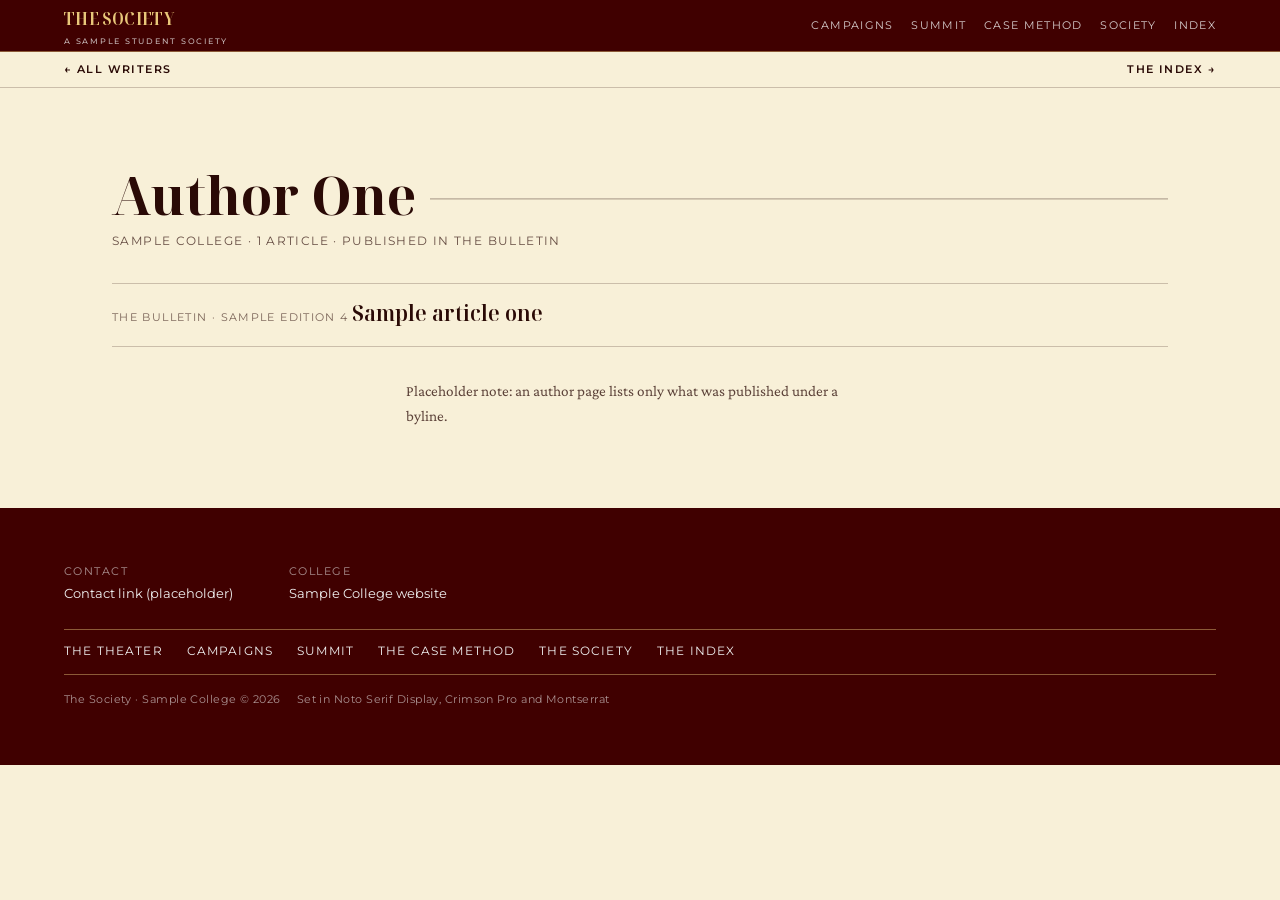
<file: author.html>
<!doctype html>
<html lang="en">
<head>
<meta charset="utf-8">
<meta name="viewport" content="width=device-width,initial-scale=1">
<meta name="description" content="A sample contributor page. Placeholder content.">
<meta name="robots" content="noindex,nofollow">
<title>Author One · The Society</title>
<link rel="preconnect" href="https://fonts.googleapis.com">
<link rel="preconnect" href="https://fonts.gstatic.com" crossorigin>
<link href="https://fonts.googleapis.com/css2?family=Noto+Serif+Display:ital,wdth,wght@0,62.5..100,400..800;1,62.5..100,400..700&family=Crimson+Pro:ital,wght@0,400;0,600;1,400&family=Montserrat:wght@500;600;700;800&display=swap" rel="stylesheet">
<link rel="stylesheet" href="site.css">
</head>
<body>

<header class="topbar">
  <a class="topbar__mark" href="theater3d.html">THE SOCIETY<small>A SAMPLE STUDENT SOCIETY</small></a>
  <nav class="topbar__nav" aria-label="Primary">
    <a href="work.html">Campaigns</a>
    <a href="summit.html">Summit</a>
    <a href="learn.html">Case Method</a>
    <a href="society.html">Society</a>
    <a href="archive.html">Index</a>
  </nav>
</header>

<div class="subbar">
  <a href="society.html#team-title">&larr; All writers</a>
  <a href="archive.html">The Index &rarr;</a>
</div>

<main class="section wrap">
  <div class="author__head">
    <h1 class="rule-head"><span>Author One</span></h1>
    <p class="author__sub">Sample College &middot; 1 article &middot; published in The Bulletin</p>
  </div>

  <ul class="author__list">
    <li><a href="article.html">
      <span class="index__ed">The Bulletin &middot; sample edition 4</span>
      <span class="index__title">Sample article one</span>
    </a></li>
  </ul>

  <p style="max-width:52ch;margin:2rem auto 0;font-size:.95rem;opacity:.75">
    Placeholder note: an author page lists only what was published under a byline.
  </p>
</main>

<footer class="colophon">
  <div class="colophon__cols">
    <div><p class="colophon__label">Contact</p><a href="#">Contact link (placeholder)</a></div>
    <div><p class="colophon__label">College</p><a href="#">Sample College website</a></div>
  </div>
  <nav class="colophon__links" aria-label="Standing links">
    <a href="theater3d.html">The theater</a><a href="work.html">Campaigns</a><a href="summit.html">Summit</a><a href="learn.html">The Case Method</a><a href="society.html">The Society</a><a href="archive.html">The Index</a>
  </nav>
  <p class="colophon__credit">
    <span style="padding-left:0">The Society &middot; Sample College &copy; 2026</span>
    <span>Set in Noto Serif Display, Crimson Pro and Montserrat</span>
  </p>
</footer>
</body>
</html>
</file>
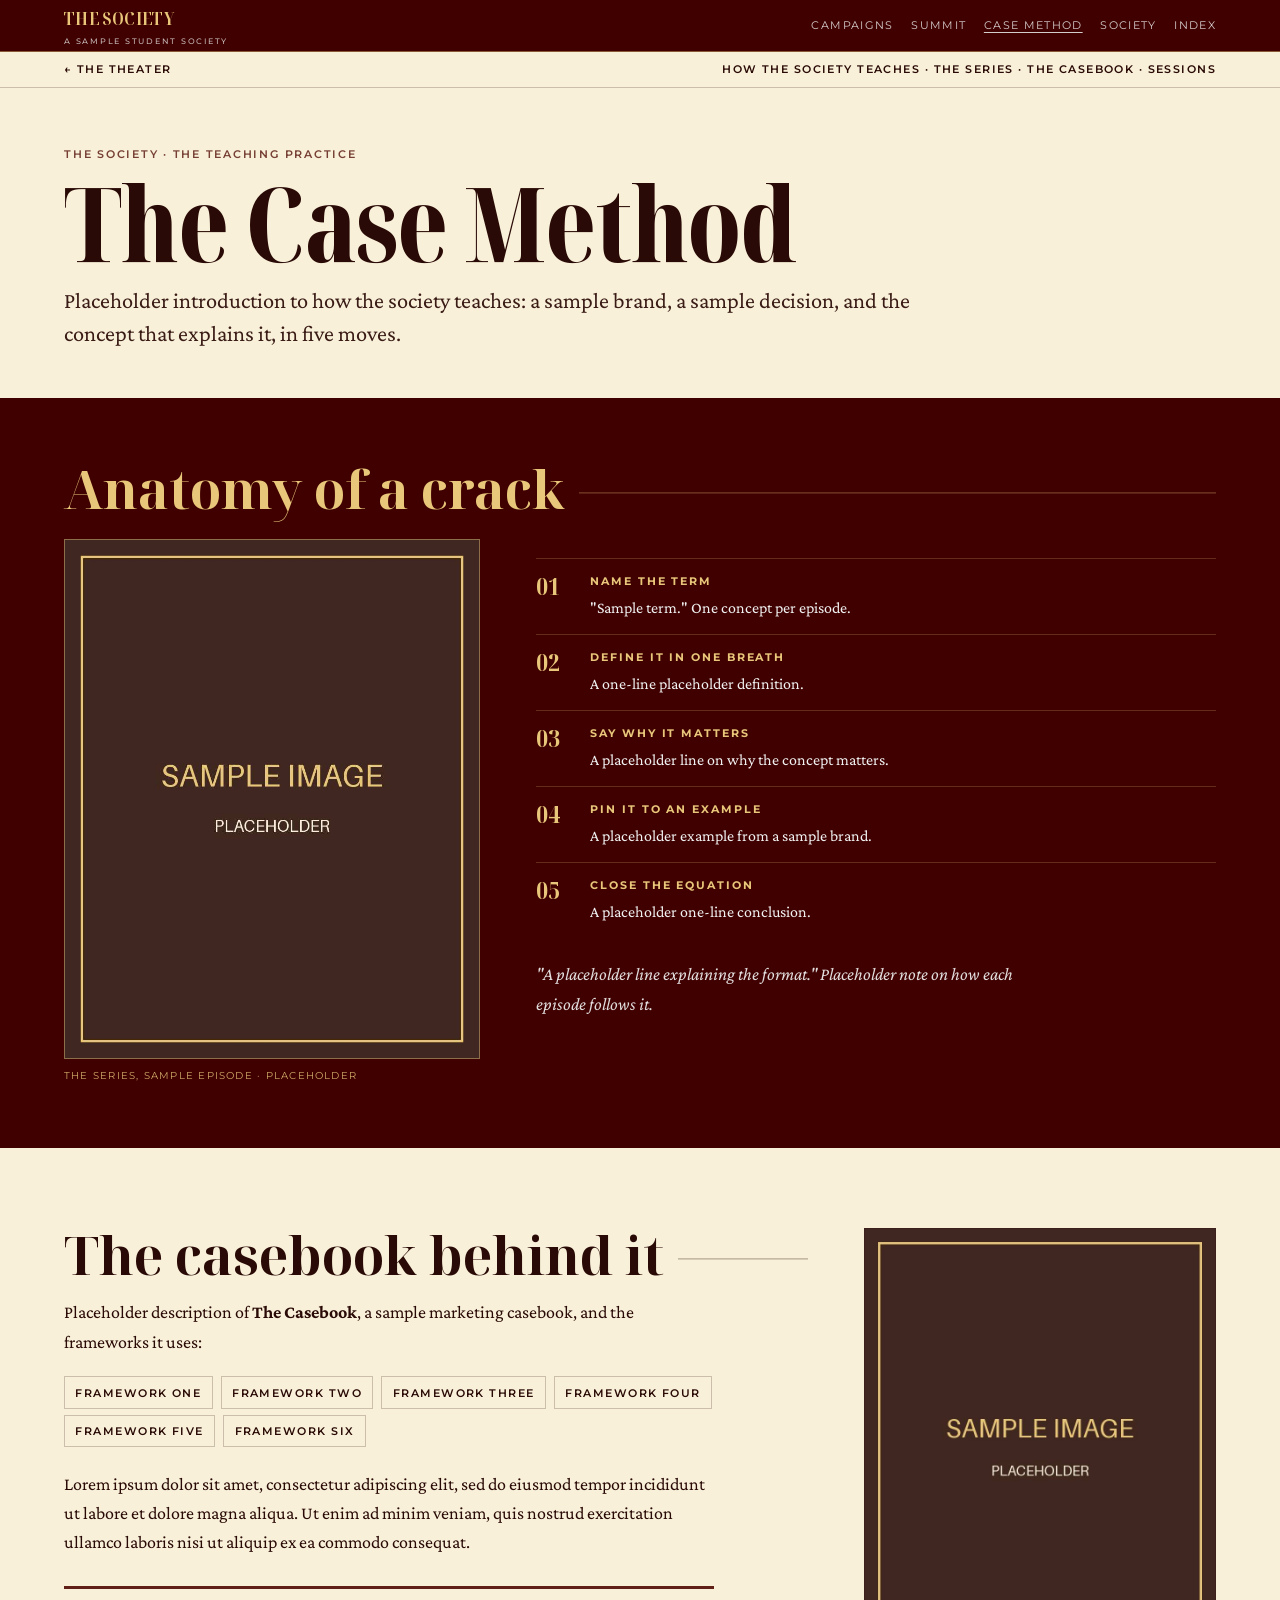
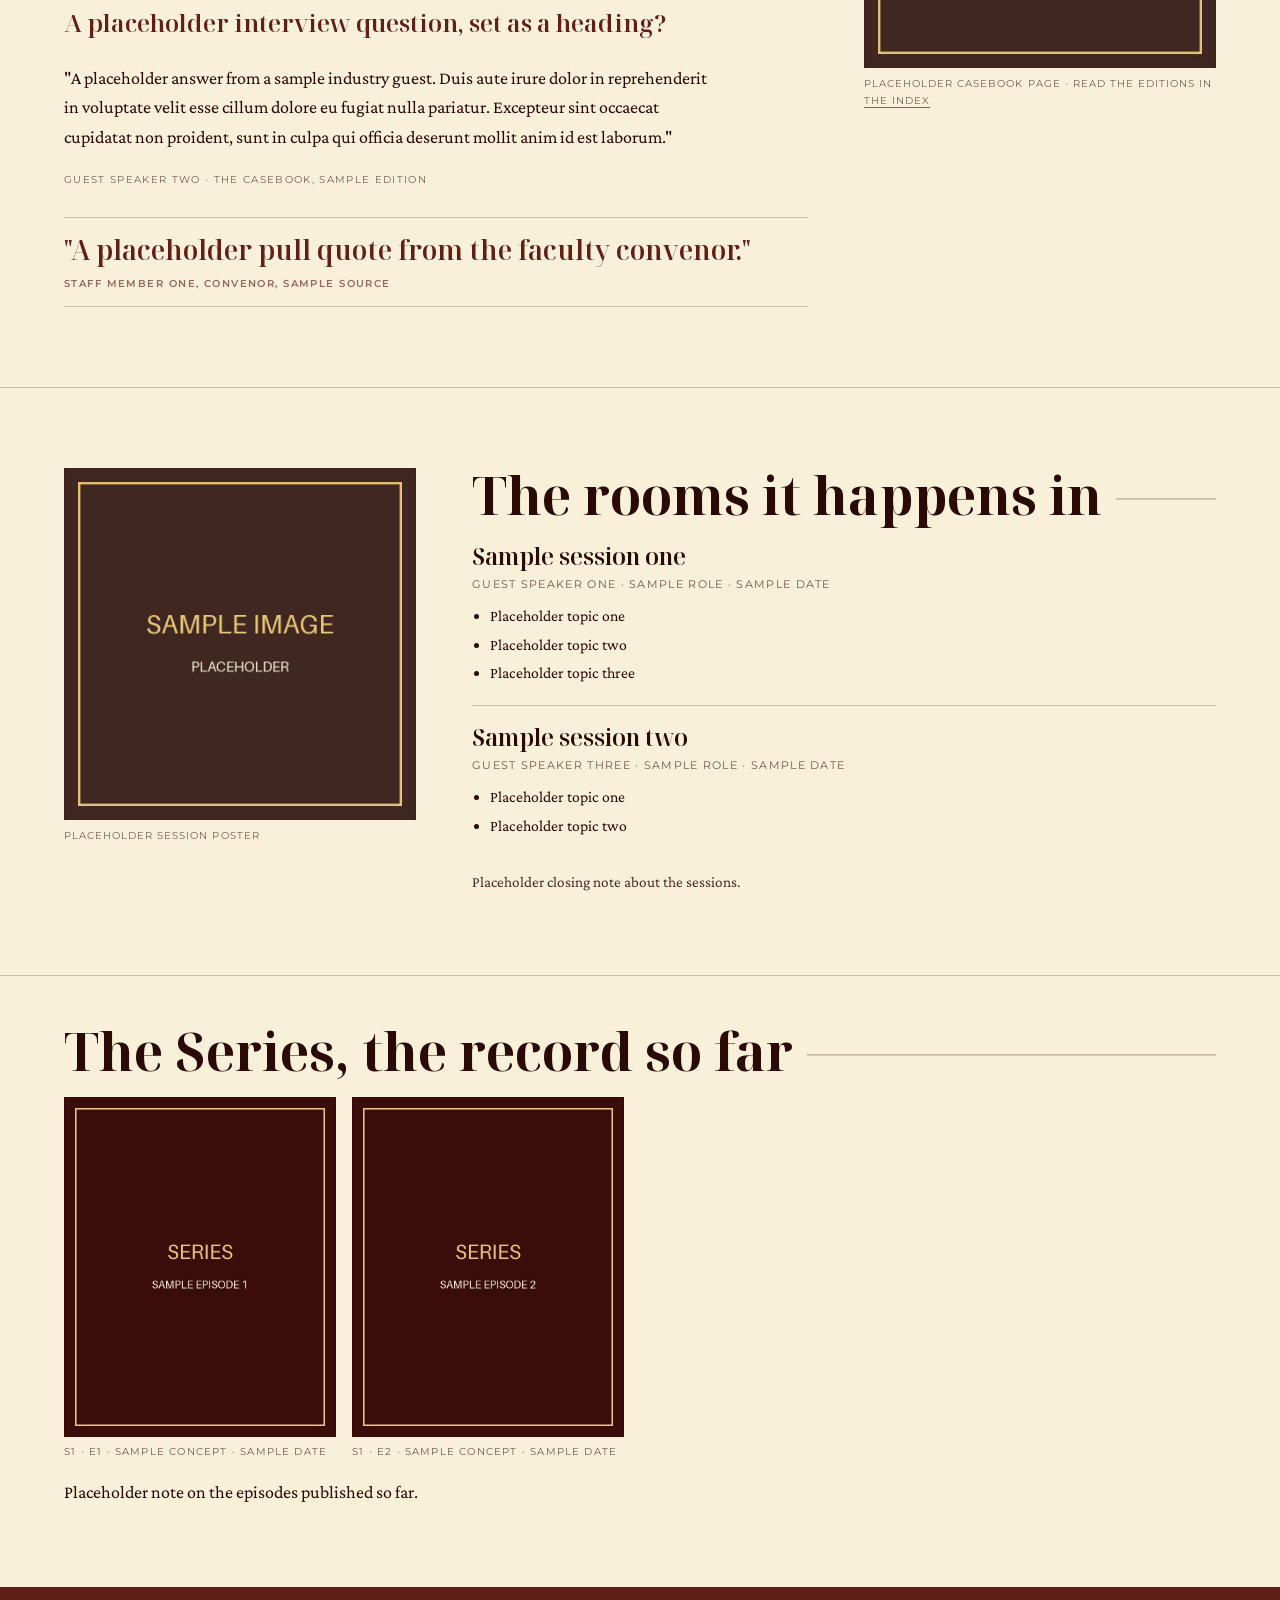
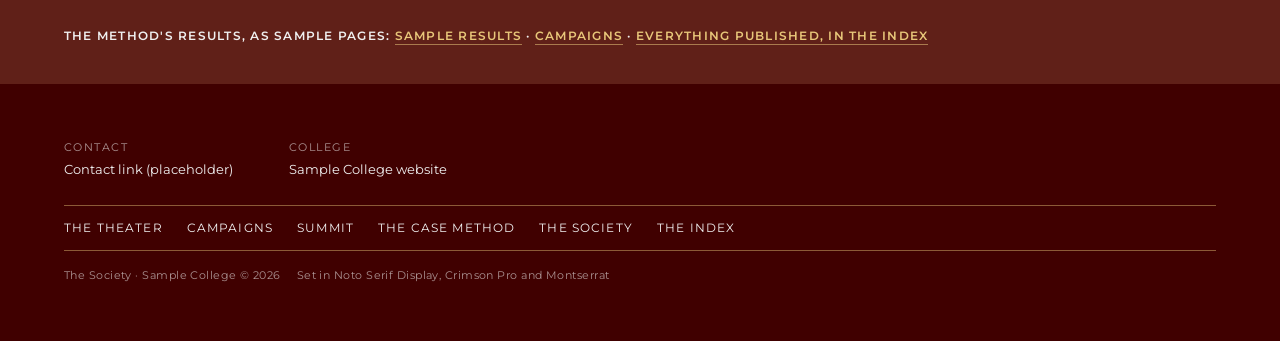
<file: learn.html>
<!doctype html>
<html lang="en">
<head>
<meta charset="utf-8">
<meta name="viewport" content="width=device-width,initial-scale=1">
<meta name="robots" content="noindex,nofollow">
<title>The Case Method · how the society teaches</title>
<meta name="description" content="How the sample society teaches: a concept series, a casebook and speaker sessions. Placeholder content.">
<link rel="preconnect" href="https://fonts.googleapis.com">
<link rel="preconnect" href="https://fonts.gstatic.com" crossorigin>
<link href="https://fonts.googleapis.com/css2?family=Noto+Serif+Display:ital,wdth,wght@0,62.5..100,400..800;1,62.5..100,400..700&family=Crimson+Pro:ital,wght@0,400;0,600;1,400&family=Montserrat:wght@500;600;700;800&display=swap" rel="stylesheet">
<link rel="stylesheet" href="site.css">
<style>
  /* ---- lesson head --------------------------------------------- */
  .lesson{padding-block:clamp(1.8rem,5vw,3rem) 0}
  .lesson__title{
    margin:.4rem 0 0;font-family:var(--font-display);font-stretch:62.5%;font-weight:800;
    font-size:clamp(2.8rem,1.5rem + 7vw,6.5rem);line-height:.92;letter-spacing:-.01em;
  }
  .lesson__stand{
    margin:1rem 0 0;max-width:40em;
    font-size:clamp(1.05rem,.95rem + .8vw,1.4rem);line-height:1.45;opacity:.92;
  }

  /* ---- the anatomy of a crack ----------------------------------- */
  .anatomy{background:var(--oxblood-deep);color:var(--off-white);
    padding-block:clamp(2.2rem,6vw,4rem);margin-top:clamp(1.8rem,5vw,3rem)}
  .anatomy__grid{display:grid;gap:2rem;align-items:start}
  @media (min-width:56rem){ .anatomy__grid{grid-template-columns:minmax(0,26rem) minmax(0,1fr);gap:3.5rem} }
  .anatomy figure{margin:0}
  .anatomy img{width:100%;display:block;outline:1px solid var(--rule);outline-offset:-1px}
  .anatomy figcaption{margin-top:.55rem;font-family:var(--font-ui);font-size:.64rem;
    letter-spacing:.12em;text-transform:uppercase;color:var(--gold);opacity:.85}
  .moves{margin:1.2rem 0 0;padding:0;list-style:none;counter-reset:move}
  .moves li{
    counter-increment:move;position:relative;
    padding:.85rem 0 .85rem 3.4rem;
    border-top:1px solid color-mix(in srgb,var(--gold) 22%,transparent);
  }
  .moves li::before{
    content:"0" counter(move);position:absolute;left:0;top:.95rem;
    font-family:var(--font-display);font-stretch:75%;font-weight:700;
    font-size:1.5rem;line-height:1;color:var(--gold);
  }
  .moves h3{margin:0;font-family:var(--font-ui);font-size:.66rem;
    letter-spacing:.18em;text-transform:uppercase;font-weight:700;color:var(--gold)}
  .moves p{margin:.3rem 0 0;font-size:1rem;max-width:46ch}
  .anatomy__closer{margin:1.4rem 0 0;font-style:italic;opacity:.92;max-width:52ch}

  /* ---- the casebook --------------------------------------------- */
  .casebook{display:grid;gap:2rem;align-items:start}
  @media (min-width:60rem){ .casebook{grid-template-columns:minmax(0,1fr) minmax(0,22rem);gap:3.5rem} }
  .casebook__text p{margin:0 0 1.1em;max-width:var(--measure)}
  .frameworks{
    display:flex;flex-wrap:wrap;gap:.4rem .5rem;margin:1rem 0 0;padding:0;list-style:none;
  }
  .frameworks li{
    font-family:var(--font-ui);font-size:.7rem;letter-spacing:.13em;
    text-transform:uppercase;font-weight:600;
    padding:.38rem .65rem;border:1px solid var(--rule-ink);
  }
  .qa{margin:1.8rem 0 0;border-top:3px solid var(--oxblood);padding-top:1.1rem;max-width:var(--measure)}
  .qa__q{margin:0;font-family:var(--font-display);font-weight:600;
    font-size:clamp(1.15rem,1rem + 1vw,1.5rem);line-height:1.3;color:var(--oxblood)}
  .qa__a{margin:.7rem 0 0}
  .qa__cite{margin:.8rem 0 0;font-family:var(--font-ui);font-size:.64rem;
    letter-spacing:.13em;text-transform:uppercase;opacity:.62}
  .casebook aside figure{margin:0}
  .casebook aside img{width:100%;display:block;outline:1px solid var(--rule-ink);outline-offset:-1px}
  .casebook aside figcaption{margin-top:.5rem;font-family:var(--font-ui);font-size:.64rem;
    letter-spacing:.1em;text-transform:uppercase;opacity:.62;line-height:1.6}
  .convenor-pull{
    margin:1.8rem 0 0;padding:1rem 0;border-block:1px solid var(--rule-ink);
    font-family:var(--font-display);font-weight:600;
    font-size:clamp(1.2rem,1rem + 1.2vw,1.65rem);line-height:1.28;color:var(--oxblood);
    text-wrap:balance;max-width:30em;
  }
  .convenor-pull cite{display:block;margin-top:.55rem;font-style:normal;
    font-family:var(--font-ui);font-size:.64rem;letter-spacing:.14em;
    text-transform:uppercase;opacity:.65}

  /* ---- sessions and episodes ------------------------------------ */
  .rooms{display:grid;gap:2rem;align-items:start}
  @media (min-width:60rem){ .rooms{grid-template-columns:minmax(0,22rem) minmax(0,1fr);gap:3.5rem} }
  .rooms figure{margin:0}
  .rooms img{width:100%;display:block;outline:1px solid var(--rule-ink);outline-offset:-1px}
  .rooms figcaption{margin-top:.5rem;font-family:var(--font-ui);font-size:.64rem;
    letter-spacing:.1em;text-transform:uppercase;opacity:.62;line-height:1.6}
  .session{border-top:1px solid var(--rule-ink);padding:1rem 0}
  .session:first-of-type{border-top:0;padding-top:0}
  .session h3{margin:0;font-family:var(--font-display);font-weight:600;
    font-size:clamp(1.15rem,1rem + .9vw,1.45rem);line-height:1.3}
  .session .who{margin:.3rem 0 0;font-family:var(--font-ui);font-size:.68rem;
    letter-spacing:.12em;text-transform:uppercase;opacity:.65}
  .session ul{margin:.6rem 0 0;padding-left:1.1rem;font-size:.98rem}
  .session ul li{margin:.2rem 0}

  .episodes{display:grid;gap:1rem;grid-template-columns:repeat(auto-fit,minmax(11rem,17rem));margin-top:1.2rem}
  .episodes figure{margin:0}
  .episodes img{width:100%;display:block;outline:1px solid var(--rule-ink);outline-offset:-1px}
  .episodes figcaption{margin-top:.45rem;font-family:var(--font-ui);font-size:.62rem;
    letter-spacing:.12em;text-transform:uppercase;opacity:.65;line-height:1.5}

  .leadout{background:var(--oxblood);color:var(--off-white);
    padding:clamp(1.6rem,4vw,2.4rem) var(--gutter);
    font-family:var(--font-ui);font-size:.78rem;letter-spacing:.1em;
    text-transform:uppercase;font-weight:600}
  .leadout a{color:var(--gold);text-decoration:none;border-bottom:1px solid color-mix(in srgb,var(--gold) 55%,transparent);padding-bottom:.12em}
  .leadout a:hover{border-color:var(--gold)}
</style>
</head>
<body>

<header class="topbar">
  <a class="topbar__mark" href="theater3d.html">THE SOCIETY<small>A SAMPLE STUDENT SOCIETY</small></a>
  <nav class="topbar__nav" aria-label="Primary">
    <a href="work.html">Campaigns</a>
    <a href="summit.html">Summit</a>
    <a href="learn.html" aria-current="page" style="text-decoration:underline;text-underline-offset:.3em">Case Method</a>
    <a href="society.html">Society</a>
    <a href="archive.html">Index</a>
  </nav>
</header>

<div class="subbar">
  <a href="theater3d.html">&larr; The theater</a>
  <span>How the society teaches &middot; The Series &middot; The Casebook &middot; sessions</span>
</div>

<main>

  <header class="lesson wrap">
    <div class="limit">
      <p class="eyebrow" style="color:var(--oxblood);opacity:.85">The Society &middot; The teaching practice</p>
      <h1 class="lesson__title">The Case Method</h1>
      <p class="lesson__stand">
        Placeholder introduction to how the society teaches: a sample brand, a sample
        decision, and the concept that explains it, in five moves.
      </p>
    </div>
  </header>

  <section class="anatomy wrap" aria-labelledby="anatomy-title">
    <div class="limit">
      <h2 class="rule-head" id="anatomy-title" style="color:var(--gold)">Anatomy of a crack</h2>
      <div class="anatomy__grid" style="margin-top:1.4rem">
        <figure>
          <img src="assets/placeholders/portrait-1.jpg" alt="Placeholder slide">
          <figcaption>The Series, sample episode &middot; placeholder</figcaption>
        </figure>
        <div>
          <ol class="moves" aria-label="The five moves of a concept crack">
            <li>
              <h3>Name the term</h3>
              <p>"Sample term." One concept per episode.</p>
            </li>
            <li>
              <h3>Define it in one breath</h3>
              <p>A one-line placeholder definition.</p>
            </li>
            <li>
              <h3>Say why it matters</h3>
              <p>A placeholder line on why the concept matters.</p>
            </li>
            <li>
              <h3>Pin it to an example</h3>
              <p>A placeholder example from a sample brand.</p>
            </li>
            <li>
              <h3>Close the equation</h3>
              <p>A placeholder one-line conclusion.</p>
            </li>
          </ol>
          <p class="anatomy__closer">
            "A placeholder line explaining the format."
            Placeholder note on how each episode follows it.
          </p>
        </div>
      </div>
    </div>
  </section>

  <section class="section section--paper wrap" aria-labelledby="casebook-title">
    <div class="limit casebook">
      <div class="casebook__text">
        <h2 class="rule-head" id="casebook-title">The casebook behind it</h2>
        <p style="margin-top:1rem">
          Placeholder description of <strong>The Casebook</strong>, a sample marketing
          casebook, and the frameworks it uses:
        </p>
        <ul class="frameworks" aria-label="Frameworks covered in the sample casebook">
          <li>Framework one</li><li>Framework two</li><li>Framework three</li><li>Framework four</li>
          <li>Framework five</li><li>Framework six</li>
        </ul>
        <p style="margin-top:1.4rem">
          Lorem ipsum dolor sit amet, consectetur adipiscing elit, sed do eiusmod tempor incididunt ut labore et dolore magna aliqua. Ut enim ad minim veniam, quis nostrud exercitation ullamco laboris nisi ut aliquip ex ea commodo consequat.
        </p>
        <div class="qa">
          <p class="qa__q">A placeholder interview question, set as a heading?</p>
          <p class="qa__a">"A placeholder answer from a sample industry guest. Duis aute irure dolor in reprehenderit in voluptate velit esse cillum dolore eu fugiat nulla pariatur. Excepteur sint occaecat cupidatat non proident, sunt in culpa qui officia deserunt mollit anim id est laborum."</p>
          <p class="qa__cite">Guest Speaker Two &middot; The Casebook, sample edition</p>
        </div>
        <blockquote class="convenor-pull">
          "A placeholder pull quote from the faculty convenor."
          <cite>Staff Member One, Convenor, sample source</cite>
        </blockquote>
      </div>
      <aside aria-label="Pages from the sample casebook">
        <figure>
          <img src="assets/placeholders/portrait-1.jpg" alt="Placeholder casebook page">
          <figcaption>Placeholder casebook page &middot; read the editions in <a href="archive.html" style="text-decoration:underline;text-underline-offset:.25em">the Index</a></figcaption>
        </figure>
      </aside>
    </div>
  </section>

  <section class="section section--paper wrap" style="border-top:1px solid var(--rule-ink)" aria-labelledby="rooms-title">
    <div class="limit rooms">
      <figure>
        <img src="assets/placeholders/square-1.jpg" alt="Placeholder session poster">
        <figcaption>Placeholder session poster</figcaption>
      </figure>
      <div>
        <h2 class="rule-head" id="rooms-title">The rooms it happens in</h2>
        <div class="session" style="margin-top:1.2rem">
          <h3>Sample session one</h3>
          <p class="who">Guest Speaker One &middot; sample role &middot; sample date</p>
          <ul>
            <li>Placeholder topic one</li>
            <li>Placeholder topic two</li>
            <li>Placeholder topic three</li>
          </ul>
        </div>
        <div class="session">
          <h3>Sample session two</h3>
          <p class="who">Guest Speaker Three &middot; sample role &middot; sample date</p>
          <ul>
            <li>Placeholder topic one</li>
            <li>Placeholder topic two</li>
          </ul>
        </div>
        <p style="margin:.8rem 0 0;font-size:.95rem;opacity:.85">
          Placeholder closing note about the sessions.
        </p>
      </div>
    </div>
  </section>

  <section class="section section--paper wrap" style="border-top:1px solid var(--rule-ink);padding-top:clamp(1.8rem,5vw,3rem)" aria-labelledby="episodes-title">
    <div class="limit">
      <h2 class="rule-head" id="episodes-title">The Series, the record so far</h2>
      <div class="episodes">
        <figure>
          <img src="assets/covers/series-1.jpg" alt="Placeholder series cover">
          <figcaption>S1 &middot; E1 &middot; Sample concept &middot; sample date</figcaption>
        </figure>
        <figure>
          <img src="assets/covers/series-2.jpg" alt="Placeholder series cover">
          <figcaption>S1 &middot; E2 &middot; Sample concept &middot; sample date</figcaption>
        </figure>
      </div>
      <p style="margin:1.2rem 0 0;max-width:56ch">
        Placeholder note on the episodes published so far.
      </p>
    </div>
  </section>

  <aside class="leadout">
    <div class="limit">
      The method's results, as sample pages:
      <a href="work.html#record">sample results</a> &middot;
      <a href="work.html">campaigns</a> &middot;
      <a href="archive.html">everything published, in the Index</a>
    </div>
  </aside>

</main>

<footer class="colophon">
  <div class="colophon__cols">
    <div><p class="colophon__label">Contact</p><a href="#">Contact link (placeholder)</a></div>
    <div><p class="colophon__label">College</p><a href="#">Sample College website</a></div>
  </div>
  <nav class="colophon__links" aria-label="Standing links">
    <a href="theater3d.html">The theater</a><a href="work.html">Campaigns</a><a href="summit.html">Summit</a><a href="learn.html">The Case Method</a><a href="society.html">The Society</a><a href="archive.html">The Index</a>
  </nav>
  <p class="colophon__credit">
    <span style="padding-left:0">The Society &middot; Sample College &copy; 2026</span>
    <span>Set in Noto Serif Display, Crimson Pro and Montserrat</span>
  </p>
</footer>
</body>
</html>
</file>
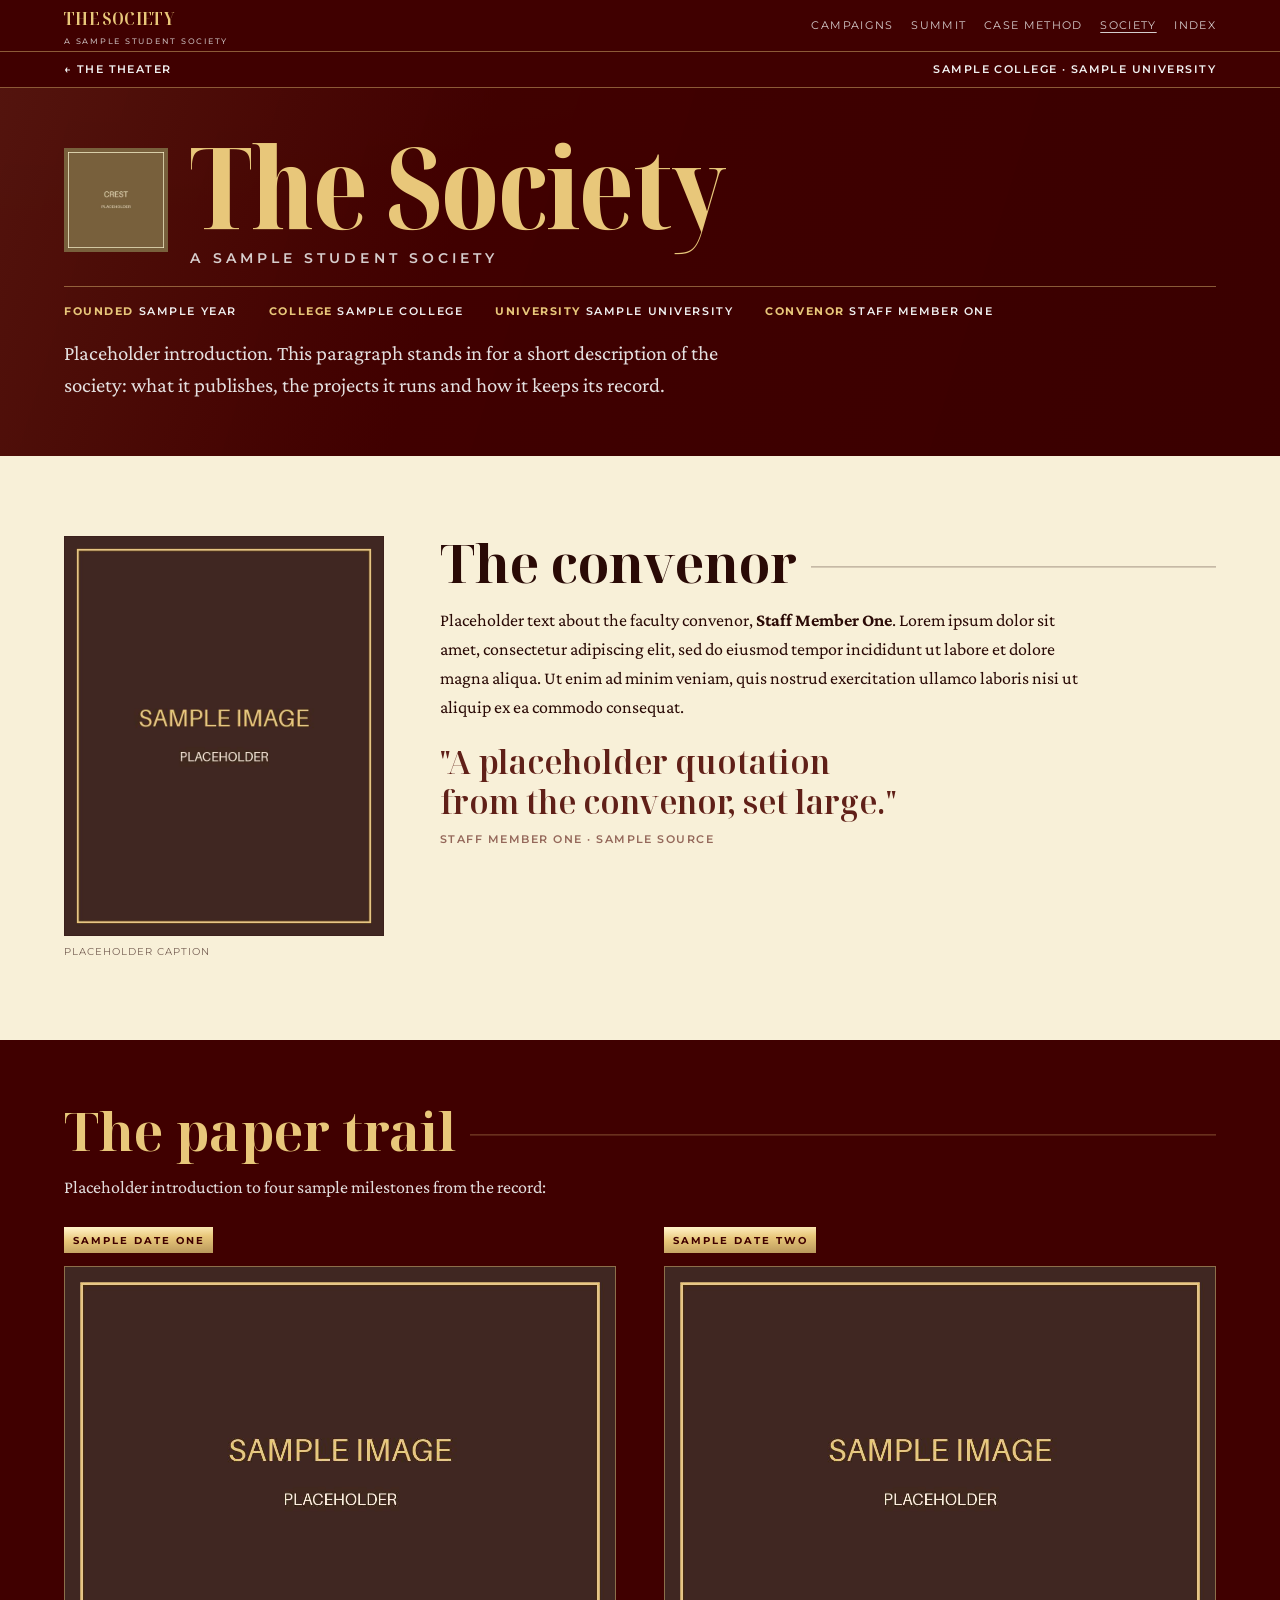
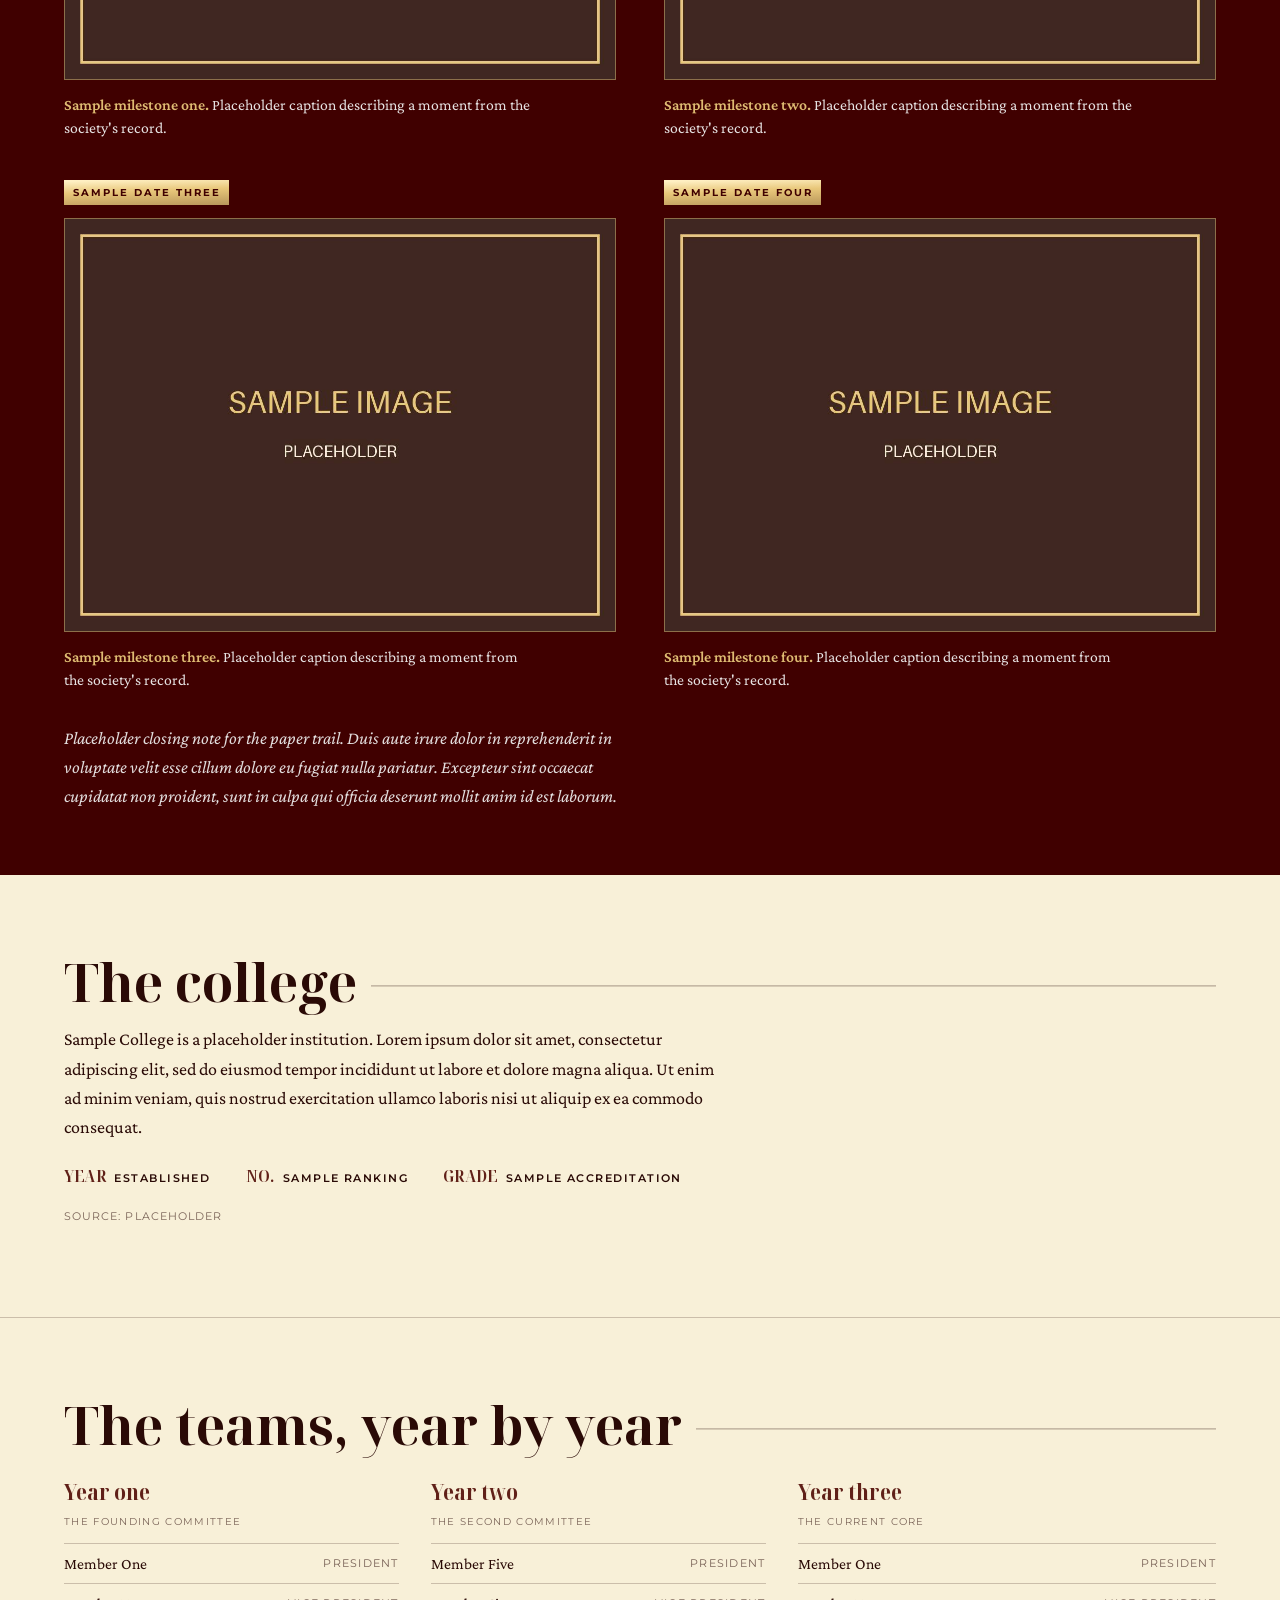
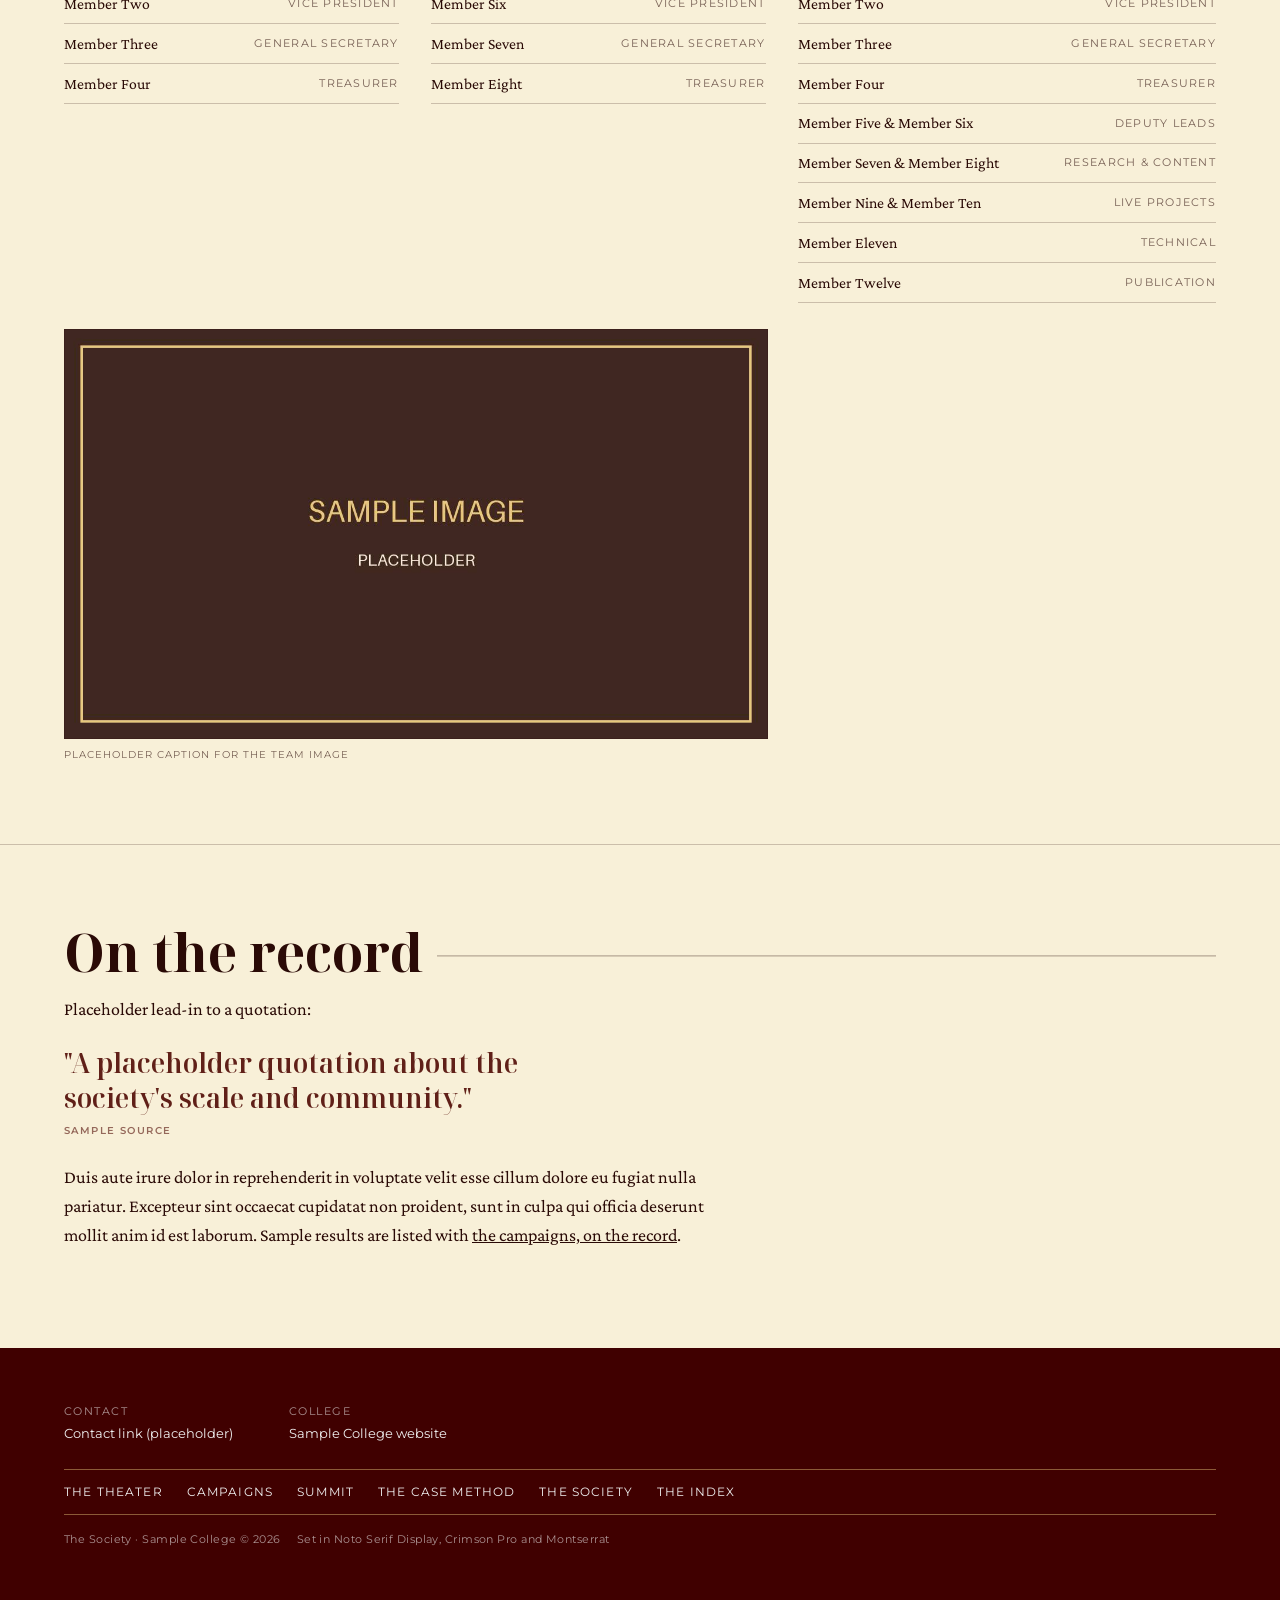
<file: society.html>
<!doctype html>
<html lang="en">
<head>
<meta charset="utf-8">
<meta name="viewport" content="width=device-width,initial-scale=1">
<meta name="robots" content="noindex,nofollow">
<title>The Society · a sample student society</title>
<meta name="description" content="The sample society: its convenor, its teams by year and its record. Placeholder content.">
<link rel="preconnect" href="https://fonts.googleapis.com">
<link rel="preconnect" href="https://fonts.gstatic.com" crossorigin>
<link href="https://fonts.googleapis.com/css2?family=Noto+Serif+Display:ital,wdth,wght@0,62.5..100,400..800;1,62.5..100,400..700&family=Crimson+Pro:ital,wght@0,400;0,600;1,400&family=Montserrat:wght@500;600;700;800&display=swap" rel="stylesheet">
<link rel="stylesheet" href="site.css">
<style>
  /* ---- institutional cover -------------------------------------- */
  .inst{
    background:var(--oxblood-deep);color:var(--off-white);
    padding:clamp(1.6rem,5vw,3rem) var(--gutter) clamp(2rem,6vw,3.5rem);
    position:relative;overflow:hidden;
  }
  .inst::before{
    content:"";position:absolute;inset:-20%;pointer-events:none;
    background:
      linear-gradient(107deg,
        color-mix(in srgb,var(--oxblood) 90%,transparent) 0%,
        color-mix(in srgb,var(--oxblood-deep) 96%,transparent) 40%,
        var(--oxblood-shadow) 100%),
      radial-gradient(110% 70% at 22% 8%, rgba(255,225,180,.10), transparent 60%);
  }
  .inst > *{position:relative}
  .inst__head{display:grid;gap:1.4rem;align-items:center;grid-template-columns:auto 1fr}
  .inst__crest{
    width:clamp(4rem,9vw,6.5rem);aspect-ratio:1;flex:none;
    background-image:url("assets/crest.jpg");background-size:cover;
    -webkit-mask-image:url("assets/crest-mask.png");mask-image:url("assets/crest-mask.png");
    -webkit-mask-size:cover;mask-size:cover;
  }
  .inst__name{
    margin:0;font-family:var(--font-display);font-stretch:62.5%;font-weight:800;
    font-size:clamp(2.6rem,1.2rem + 7.5vw,7rem);line-height:.9;letter-spacing:-.01em;
    color:var(--gold);
  }
  .inst__name small{
    display:block;font-family:var(--font-ui);font-weight:600;
    font-size:clamp(.62rem,.5rem + .5vw,.85rem);letter-spacing:.3em;
    text-transform:uppercase;color:var(--off-white);opacity:.85;margin-top:.9rem;
  }
  .inst__line{
    margin:1.4rem 0 0;padding-top:.9rem;border-top:1px solid var(--rule);
    display:flex;flex-wrap:wrap;gap:.4rem 2rem;
    font-family:var(--font-ui);font-size:.7rem;letter-spacing:.14em;
    text-transform:uppercase;font-weight:600;
  }
  .inst__line b{color:var(--gold);font-weight:700}
  .inst__stand{margin:1.1rem 0 0;max-width:44rem;
    font-size:clamp(1.02rem,.95rem + .6vw,1.3rem);line-height:1.5;opacity:.93}

  .convenor{display:grid;gap:2rem;align-items:start}
  @media (min-width:56rem){ .convenor{grid-template-columns:minmax(0,20rem) minmax(0,1fr);gap:3.5rem} }
  .convenor figure{margin:0}
  .convenor img{width:100%;display:block;outline:1px solid var(--rule-ink);outline-offset:-1px}
  .convenor figcaption{margin-top:.5rem;font-family:var(--font-ui);font-size:.64rem;
    letter-spacing:.1em;text-transform:uppercase;opacity:.62;line-height:1.6}
  .convenor__quote{
    margin:1.2rem 0 0;font-family:var(--font-display);font-weight:600;
    font-size:clamp(1.3rem,1rem + 1.7vw,2rem);line-height:1.25;color:var(--oxblood);
    text-wrap:balance;max-width:26em;
  }
  .convenor__quote cite{display:block;margin-top:.7rem;font-style:normal;
    font-family:var(--font-ui);font-size:.66rem;letter-spacing:.14em;
    text-transform:uppercase;opacity:.65}
  .convenor p{max-width:var(--measure)}

  /* ---- the paper trail: a dated register of handovers ------------ */
  .trail{background:var(--oxblood-deep);color:var(--off-white);padding-block:clamp(2.2rem,6vw,4rem)}
  .trail__list{margin:1.6rem 0 0;padding:0;list-style:none;display:grid;gap:2.2rem}
  @media (min-width:56rem){ .trail__list{grid-template-columns:1fr 1fr;gap:2.5rem 3rem} }
  .trail__entry{margin:0;display:grid;gap:.8rem;align-content:start}
  .trail__plate{
    justify-self:start;
    font-family:var(--font-ui);font-size:.62rem;letter-spacing:.2em;
    text-transform:uppercase;font-weight:700;color:var(--oxblood-deep);
    background:linear-gradient(178deg,#FFF0C4 5%,var(--gold) 45%,#B9975B 100%);
    padding:.3rem .55rem;
  }
  .trail__entry img{width:100%;display:block;outline:1px solid var(--rule);outline-offset:-1px}
  .trail__entry figcaption{font-size:.98rem;line-height:1.5;opacity:.94;max-width:52ch}
  .trail__entry figcaption b{color:var(--gold);font-weight:600}
  .trail__closer{margin:2rem 0 0;max-width:56ch;font-style:italic;opacity:.92}

  /* ---- the college ------------------------------------------------ */
  .college p{max-width:var(--measure);margin:0 0 1.1em}
  .college__facts{display:flex;flex-wrap:wrap;gap:.4rem 2.2rem;margin:1rem 0 0;padding:0;list-style:none;
    font-family:var(--font-ui);font-size:.7rem;letter-spacing:.13em;text-transform:uppercase;font-weight:600}
  .college__facts b{font-family:var(--font-display);font-stretch:75%;font-weight:700;
    font-size:1.5em;letter-spacing:.01em;color:var(--oxblood);margin-right:.25em}

  /* ---- leadership by year ----------------------------------------- */
  .years{display:grid;gap:2rem;margin-top:1.4rem}
  @media (min-width:60rem){ .years{grid-template-columns:1fr 1fr 1.25fr} }
  .year h3{margin:0;font-family:var(--font-display);font-stretch:75%;font-weight:700;
    font-size:1.4rem;color:var(--oxblood)}
  .year .note{margin:.2rem 0 0;font-family:var(--font-ui);font-size:.64rem;
    letter-spacing:.13em;text-transform:uppercase;opacity:.6}
  .team-figure{margin:1.6rem 0 0}
  .team-figure img{width:100%;max-width:44rem;display:block;outline:1px solid var(--rule-ink);outline-offset:-1px}
  .team-figure figcaption{margin-top:.5rem;font-family:var(--font-ui);font-size:.64rem;
    letter-spacing:.1em;text-transform:uppercase;opacity:.62}

  /* ---- recognitions ------------------------------------------------ */
  .recognitions blockquote{
    margin:1.4rem 0 0;font-family:var(--font-display);font-weight:600;
    font-size:clamp(1.2rem,1rem + 1.2vw,1.65rem);line-height:1.3;color:var(--oxblood);
    max-width:30em;text-wrap:balance;
  }
  .recognitions blockquote cite{display:block;margin-top:.55rem;font-style:normal;
    font-family:var(--font-ui);font-size:.64rem;letter-spacing:.14em;
    text-transform:uppercase;opacity:.65}
</style>
</head>
<body>

<header class="topbar">
  <a class="topbar__mark" href="theater3d.html">THE SOCIETY<small>A SAMPLE STUDENT SOCIETY</small></a>
  <nav class="topbar__nav" aria-label="Primary">
    <a href="work.html">Campaigns</a>
    <a href="summit.html">Summit</a>
    <a href="learn.html">Case Method</a>
    <a href="society.html" aria-current="page" style="text-decoration:underline;text-underline-offset:.3em">Society</a>
    <a href="archive.html">Index</a>
  </nav>
</header>

<div class="subbar subbar--dark">
  <a href="theater3d.html">&larr; The theater</a>
  <span>Sample College &middot; Sample University</span>
</div>

<main>

  <section class="inst" aria-labelledby="inst-name">
    <div class="limit">
      <div class="inst__head">
        <div class="inst__crest" role="img" aria-label="A placeholder crest"></div>
        <h1 class="inst__name" id="inst-name">The Society<small>A sample student society</small></h1>
      </div>
      <p class="inst__line">
        <span><b>Founded</b> Sample year</span>
        <span><b>College</b> Sample College</span>
        <span><b>University</b> Sample University</span>
        <span><b>Convenor</b> Staff Member One</span>
      </p>
      <p class="inst__stand">
        Placeholder introduction. This paragraph stands in for a short description of the
        society: what it publishes, the projects it runs and how it keeps its record.
      </p>
    </div>
  </section>

  <section class="section section--paper wrap" aria-labelledby="convenor-title">
    <div class="limit convenor">
      <figure>
        <img src="assets/placeholders/portrait-1.jpg" alt="Placeholder image">
        <figcaption>Placeholder caption</figcaption>
      </figure>
      <div>
        <h2 class="rule-head" id="convenor-title">The convenor</h2>
        <p style="margin-top:1rem">
          Placeholder text about the faculty convenor, <strong>Staff Member One</strong>.
          Lorem ipsum dolor sit amet, consectetur adipiscing elit, sed do eiusmod tempor incididunt ut labore et dolore magna aliqua. Ut enim ad minim veniam, quis nostrud exercitation ullamco laboris nisi ut aliquip ex ea commodo consequat.
        </p>
        <blockquote class="convenor__quote">
          "A placeholder quotation from the convenor, set large."
          <cite>Staff Member One &middot; Sample source</cite>
        </blockquote>
      </div>
    </div>
  </section>

  <section class="trail wrap" aria-labelledby="trail-title">
    <div class="limit">
      <h2 class="rule-head" id="trail-title" style="color:var(--gold)">The paper trail</h2>
      <p style="margin:.9rem 0 0;max-width:56ch;opacity:.92">
        Placeholder introduction to four sample milestones from the record:
      </p>
      <ul class="trail__list">
        <li><figure class="trail__entry">
          <span class="trail__plate">Sample date one</span>
          <img src="assets/placeholders/landscape-1.jpg" alt="Placeholder photograph">
          <figcaption><b>Sample milestone one.</b> Placeholder caption describing a
          moment from the society's record.</figcaption>
        </figure></li>
        <li><figure class="trail__entry">
          <span class="trail__plate">Sample date two</span>
          <img src="assets/placeholders/landscape-2.jpg" alt="Placeholder photograph">
          <figcaption><b>Sample milestone two.</b> Placeholder caption describing a
          moment from the society's record.</figcaption>
        </figure></li>
        <li><figure class="trail__entry">
          <span class="trail__plate">Sample date three</span>
          <img src="assets/placeholders/landscape-1.jpg" alt="Placeholder photograph">
          <figcaption><b>Sample milestone three.</b> Placeholder caption describing a
          moment from the society's record.</figcaption>
        </figure></li>
        <li><figure class="trail__entry">
          <span class="trail__plate">Sample date four</span>
          <img src="assets/placeholders/landscape-2.jpg" alt="Placeholder photograph">
          <figcaption><b>Sample milestone four.</b> Placeholder caption describing a
          moment from the society's record.</figcaption>
        </figure></li>
      </ul>
      <p class="trail__closer">
        Placeholder closing note for the paper trail. Duis aute irure dolor in reprehenderit in voluptate velit esse cillum dolore eu fugiat nulla pariatur. Excepteur sint occaecat cupidatat non proident, sunt in culpa qui officia deserunt mollit anim id est laborum.
      </p>
    </div>
  </section>

  <section class="section section--paper wrap college" aria-labelledby="college-title">
    <div class="limit">
      <h2 class="rule-head" id="college-title">The college</h2>
      <p style="margin-top:1rem">
        Sample College is a placeholder institution. Lorem ipsum dolor sit amet, consectetur adipiscing elit, sed do eiusmod tempor incididunt ut labore et dolore magna aliqua. Ut enim ad minim veniam, quis nostrud exercitation ullamco laboris nisi ut aliquip ex ea commodo consequat.
      </p>
      <ul class="college__facts">
        <li><b>Year</b> established</li>
        <li><b>No.</b> sample ranking</li>
        <li><b>Grade</b> sample accreditation</li>
      </ul>
      <p style="margin-top:1.2rem;font-family:var(--font-ui);font-size:.66rem;letter-spacing:.1em;text-transform:uppercase;opacity:.6">
        Source: placeholder
      </p>
    </div>
  </section>

  <section class="section section--paper wrap" style="border-top:1px solid var(--rule-ink)" aria-labelledby="team-title">
    <div class="limit">
      <h2 class="rule-head" id="team-title">The teams, year by year</h2>
      <div class="years">
        <div class="year">
          <h3>Year one</h3>
          <p class="note">The founding committee</p>
          <ul class="roster">
            <li>Member One <span class="role">President</span></li>
            <li>Member Two <span class="role">Vice President</span></li>
            <li>Member Three <span class="role">General Secretary</span></li>
            <li>Member Four <span class="role">Treasurer</span></li>
          </ul>
        </div>
        <div class="year">
          <h3>Year two</h3>
          <p class="note">The second committee</p>
          <ul class="roster">
            <li>Member Five <span class="role">President</span></li>
            <li>Member Six <span class="role">Vice President</span></li>
            <li>Member Seven <span class="role">General Secretary</span></li>
            <li>Member Eight <span class="role">Treasurer</span></li>
          </ul>
        </div>
        <div class="year">
          <h3>Year three</h3>
          <p class="note">The current core</p>
          <ul class="roster">
            <li>Member One <span class="role">President</span></li>
            <li>Member Two <span class="role">Vice President</span></li>
            <li>Member Three <span class="role">General Secretary</span></li>
            <li>Member Four <span class="role">Treasurer</span></li>
            <li>Member Five &amp; Member Six <span class="role">Deputy Leads</span></li>
            <li>Member Seven &amp; Member Eight <span class="role">Research &amp; Content</span></li>
            <li>Member Nine &amp; Member Ten <span class="role">Live Projects</span></li>
            <li>Member Eleven <span class="role">Technical</span></li>
            <li>Member Twelve <span class="role">Publication</span></li>
          </ul>
        </div>
      </div>
      <figure class="team-figure">
        <img src="assets/placeholders/wide-1.jpg" alt="Placeholder team image">
        <figcaption>Placeholder caption for the team image</figcaption>
      </figure>
    </div>
  </section>

  <section class="section section--paper wrap recognitions" style="border-top:1px solid var(--rule-ink)" aria-labelledby="recog-title">
    <div class="limit">
      <h2 class="rule-head" id="recog-title">On the record</h2>
      <p style="margin-top:1rem;max-width:var(--measure)">
        Placeholder lead-in to a quotation:
      </p>
      <blockquote>
        "A placeholder quotation about the society's scale and community."
        <cite>Sample source</cite>
      </blockquote>
      <p style="margin-top:1.6rem;max-width:var(--measure)">
        Duis aute irure dolor in reprehenderit in voluptate velit esse cillum dolore eu fugiat nulla pariatur. Excepteur sint occaecat cupidatat non proident, sunt in culpa qui officia deserunt mollit anim id est laborum. Sample results are listed with
        <a href="work.html#record">the campaigns, on the record</a>.
      </p>
    </div>
  </section>

</main>

<footer class="colophon">
  <div class="colophon__cols">
    <div><p class="colophon__label">Contact</p><a href="#">Contact link (placeholder)</a></div>
    <div><p class="colophon__label">College</p><a href="#">Sample College website</a></div>
  </div>
  <nav class="colophon__links" aria-label="Standing links">
    <a href="theater3d.html">The theater</a><a href="work.html">Campaigns</a><a href="summit.html">Summit</a><a href="learn.html">The Case Method</a><a href="society.html">The Society</a><a href="archive.html">The Index</a>
  </nav>
  <p class="colophon__credit">
    <span style="padding-left:0">The Society &middot; Sample College &copy; 2026</span>
    <span>Set in Noto Serif Display, Crimson Pro and Montserrat</span>
  </p>
</footer>
</body>
</html>
</file>
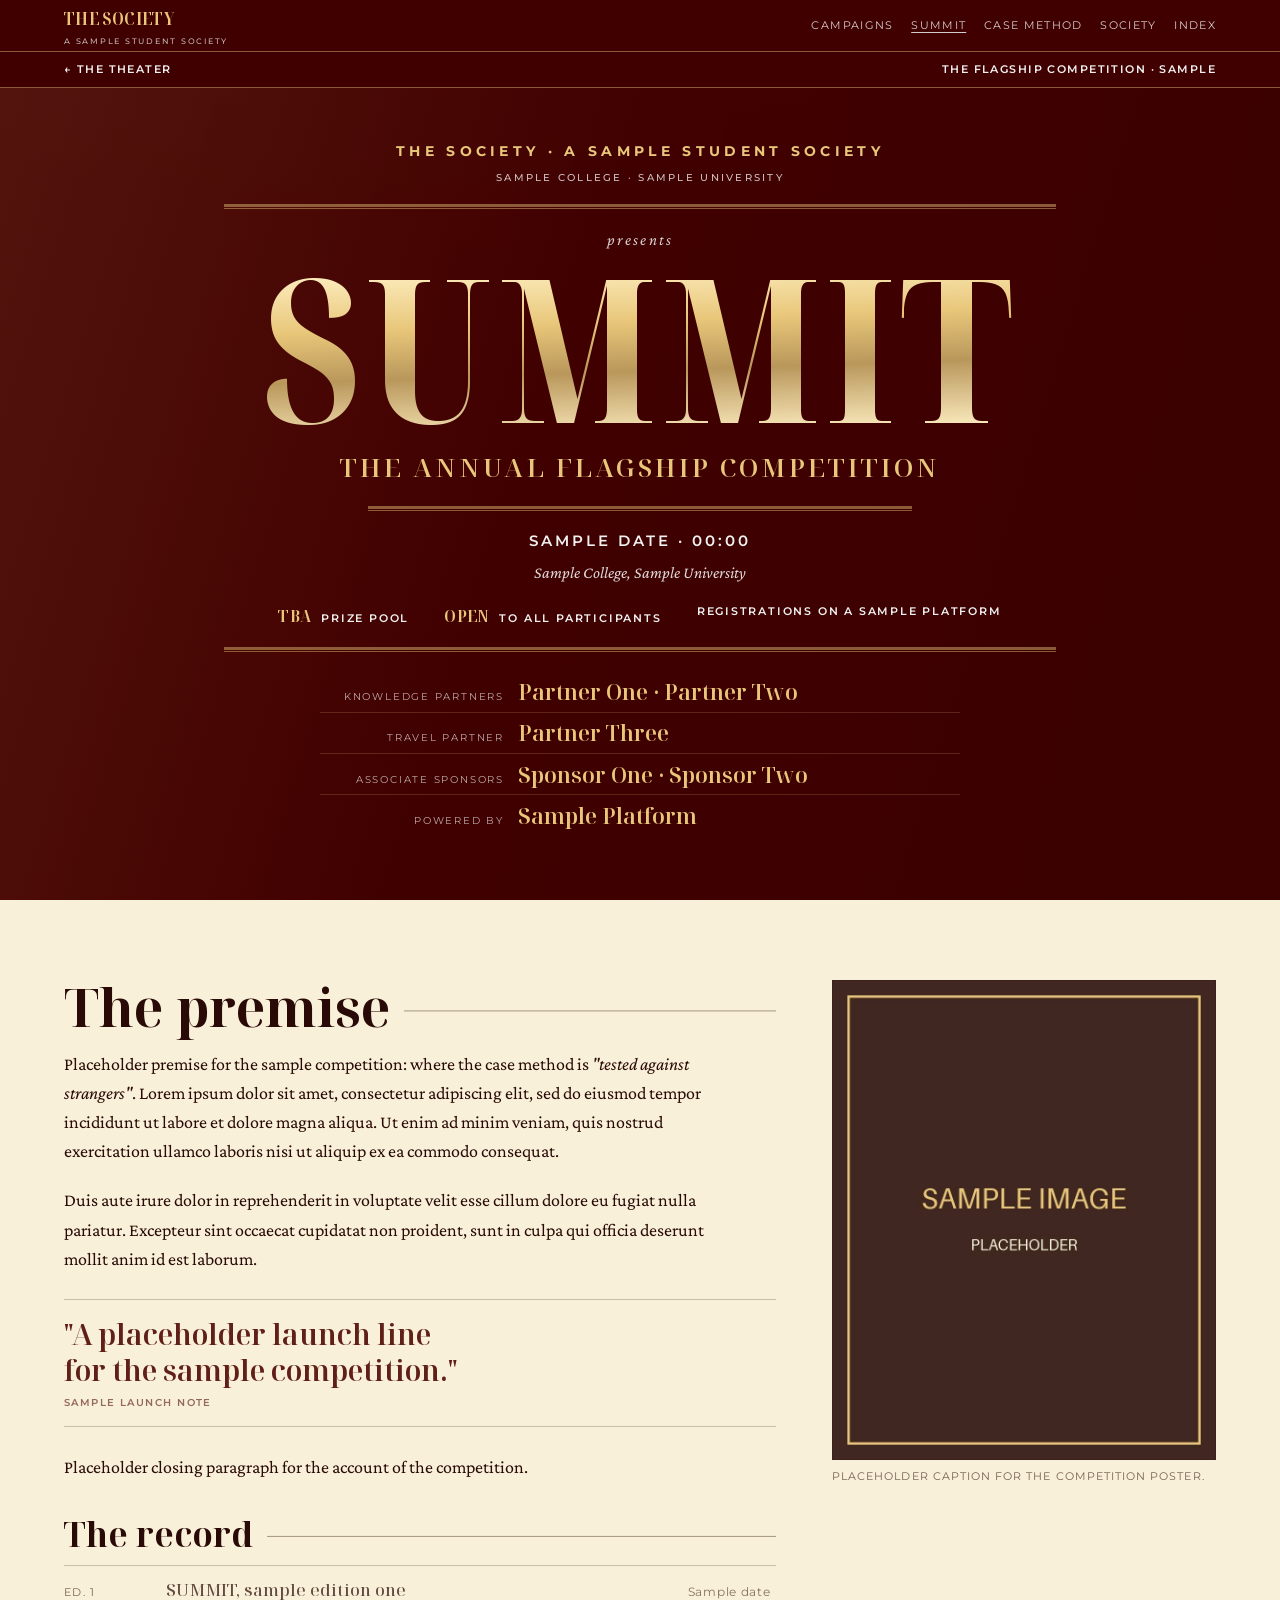
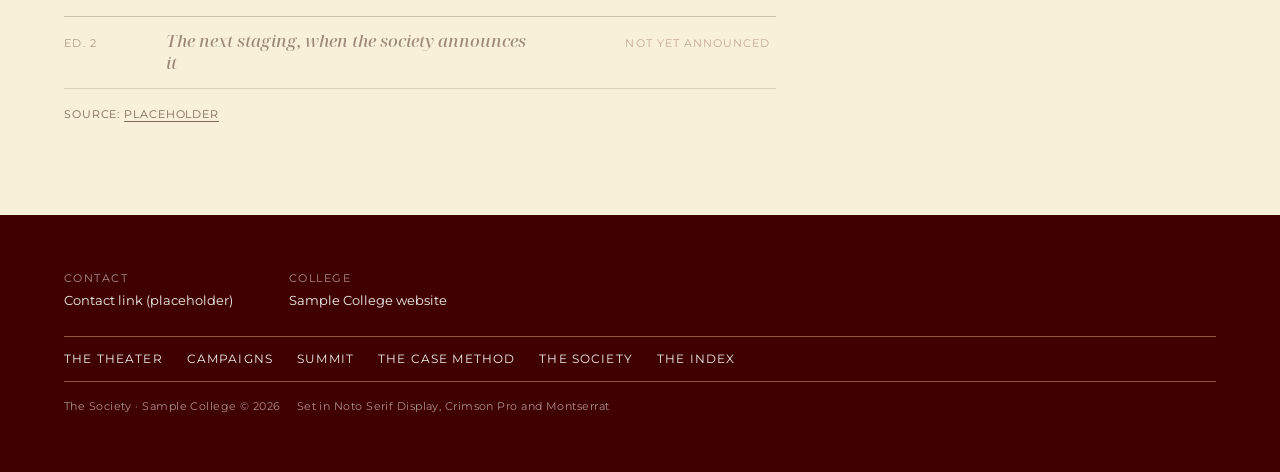
<file: summit.html>
<!doctype html>
<html lang="en">
<head>
<meta charset="utf-8">
<meta name="viewport" content="width=device-width,initial-scale=1">
<meta name="robots" content="noindex,nofollow">
<title>SUMMIT · the flagship competition · The Society</title>
<meta name="description" content="SUMMIT is the sample society’s flagship competition. Placeholder content.">
<link rel="preconnect" href="https://fonts.googleapis.com">
<link rel="preconnect" href="https://fonts.gstatic.com" crossorigin>
<link href="https://fonts.googleapis.com/css2?family=Noto+Serif+Display:ital,wdth,wght@0,62.5..100,400..800;1,62.5..100,400..700&family=Crimson+Pro:ital,wght@0,400;0,600;1,400&family=Montserrat:wght@500;600;700;800&display=swap" rel="stylesheet">
<link rel="stylesheet" href="site.css">
<style>
  /* ---- the playbill ------------------------------------------- */
  .bill{
    background:var(--oxblood-deep);color:var(--off-white);
    padding:clamp(1.6rem,5vw,3.2rem) var(--gutter) clamp(2.2rem,6vw,4rem);
    position:relative;overflow:hidden;text-align:center;
  }
  .bill::before{
    content:"";position:absolute;inset:-20%;pointer-events:none;
    background:
      linear-gradient(107deg,
        color-mix(in srgb,var(--oxblood) 88%,transparent) 0%,
        color-mix(in srgb,var(--oxblood-deep) 96%,transparent) 45%,
        var(--oxblood-shadow) 100%),
      radial-gradient(90% 55% at 50% 0%, rgba(255,225,180,.12), transparent 65%);
  }
  .bill > *{position:relative}
  .bill__inner{max-width:52rem;margin-inline:auto}

  /* the playbill's double rule: 3px over 1px, a device from print */
  .dbl{border:0;height:5px;margin:1.1rem auto;max-width:52rem;
    border-top:3px solid var(--rule);border-bottom:1px solid var(--rule);background:none}
  .dbl--tight{max-width:34rem}

  .bill__house{
    font-family:var(--font-ui);font-weight:700;font-size:clamp(.72rem,.6rem + .5vw,.9rem);
    letter-spacing:.3em;text-transform:uppercase;color:var(--gold);margin:0;
  }
  .bill__college{
    font-family:var(--font-ui);font-weight:500;font-size:.64rem;
    letter-spacing:.22em;text-transform:uppercase;opacity:.8;margin:.45rem 0 0;
  }
  .bill__presents{
    font-family:var(--font-read);font-style:italic;font-size:1rem;
    letter-spacing:.14em;opacity:.85;margin:1rem 0 0;
  }
  /* the name, set in the gold metal ramp: the one gradient this site allows */
  .bill__name{
    margin:.2rem 0 0;
    font-family:var(--font-display);font-stretch:62.5%;font-weight:800;
    font-size:clamp(4rem,17vw,12.5rem);line-height:.9;letter-spacing:.03em;
    background-image:linear-gradient(178deg,#FFF0C4 8%,var(--gold) 38%,#B9975B 62%,#FFF0C4 96%);
    -webkit-background-clip:text;background-clip:text;color:transparent;
  }
  .bill__sub{
    font-family:var(--font-display);font-weight:600;
    font-size:clamp(1.05rem,.9rem + 1.2vw,1.6rem);letter-spacing:.12em;
    text-transform:uppercase;color:var(--gold);margin:.7rem 0 0;
  }
  .bill__date{
    font-family:var(--font-ui);font-weight:600;font-size:clamp(.78rem,.7rem + .4vw,.95rem);
    letter-spacing:.2em;text-transform:uppercase;margin:1.05rem 0 0;
  }
  .bill__venue{font-family:var(--font-read);font-style:italic;font-size:1.02rem;opacity:.9;margin:.4rem 0 0}
  .bill__terms{
    display:flex;flex-wrap:wrap;justify-content:center;gap:.3rem 2.2rem;
    margin:1rem 0 0;padding:0;list-style:none;
    font-family:var(--font-ui);font-size:.7rem;letter-spacing:.16em;
    text-transform:uppercase;font-weight:600;
  }
  .bill__terms b{color:var(--gold);font-family:var(--font-display);font-stretch:75%;
    font-weight:700;font-size:1.5em;letter-spacing:.02em;margin-right:.3em}

  /* the bill of partners, set as playbill credits */
  .credits{margin:1.2rem auto 0;max-width:40rem;padding:0;list-style:none}
  .credits li{
    display:flex;align-items:baseline;gap:.9rem;padding:.42rem 0;
    border-bottom:1px solid color-mix(in srgb,var(--gold) 18%,transparent);
  }
  .credits li:last-child{border-bottom:0}
  .credits .role{
    flex:0 0 11.5rem;text-align:right;
    font-family:var(--font-ui);font-size:.62rem;letter-spacing:.18em;
    text-transform:uppercase;opacity:.7;
  }
  .credits .names{
    text-align:left;font-family:var(--font-display);font-weight:600;
    font-size:clamp(1rem,.9rem + .7vw,1.35rem);color:var(--gold);line-height:1.25;
  }
  @media (max-width:34rem){
    .credits li{flex-direction:column;gap:.1rem;text-align:center}
    .credits .role{flex:none;text-align:center}
    .credits .names{text-align:center}
  }

  /* ---- the account of the day ---------------------------------- */
  .account{display:grid;gap:2rem;align-items:start}
  @media (min-width:56rem){ .account{grid-template-columns:minmax(0,1fr) minmax(0,24rem);gap:3.5rem} }
  .account__text p{margin:0 0 1.1em;max-width:var(--measure)}
  .account__pull{
    margin:1.6rem 0;padding:1rem 0;border-block:1px solid var(--rule-ink);
    font-family:var(--font-display);font-weight:600;font-size:clamp(1.25rem,1rem + 1.4vw,1.8rem);
    line-height:1.25;color:var(--oxblood);text-wrap:balance;
  }
  .account__pull cite{display:block;margin-top:.55rem;font-style:normal;
    font-family:var(--font-ui);font-size:.64rem;letter-spacing:.14em;
    text-transform:uppercase;opacity:.65}
  .poster{margin:0}
  .poster img{width:100%;display:block;outline:1px solid var(--rule-ink);outline-offset:-1px}
  .poster figcaption{margin-top:.55rem;font-family:var(--font-ui);font-size:.66rem;
    letter-spacing:.1em;text-transform:uppercase;opacity:.62;line-height:1.6}

  /* the honest register: one edition on record */
  .editions{margin:.8rem 0 0}
</style>
</head>
<body>

<header class="topbar">
  <a class="topbar__mark" href="theater3d.html">THE SOCIETY<small>A SAMPLE STUDENT SOCIETY</small></a>
  <nav class="topbar__nav" aria-label="Primary">
    <a href="work.html">Campaigns</a>
    <a href="summit.html" aria-current="page" style="text-decoration:underline;text-underline-offset:.3em">Summit</a>
    <a href="learn.html">Case Method</a>
    <a href="society.html">Society</a>
    <a href="archive.html">Index</a>
  </nav>
</header>

<div class="subbar subbar--dark">
  <a href="theater3d.html">&larr; The theater</a>
  <span>The flagship competition &middot; sample</span>
</div>

<main>

  <section class="bill" aria-labelledby="summit-name">
    <div class="bill__inner">
      <p class="bill__house">The Society &middot; A Sample Student Society</p>
      <p class="bill__college">Sample College &middot; Sample University</p>
      <hr class="dbl" aria-hidden="true">
      <p class="bill__presents">presents</p>
      <h1 class="bill__name" id="summit-name">SUMMIT</h1>
      <p class="bill__sub">The Annual Flagship Competition</p>
      <hr class="dbl dbl--tight" aria-hidden="true">
      <p class="bill__date">Sample date &middot; 00:00</p>
      <p class="bill__venue">Sample College, Sample University</p>
      <ul class="bill__terms">
        <li><b>TBA</b> prize pool</li>
        <li><b>Open</b> to all participants</li>
        <li>registrations on a sample platform</li>
      </ul>
      <hr class="dbl" aria-hidden="true">
      <ul class="credits" aria-label="Partners and sponsors (sample)">
        <li><span class="role">Knowledge partners</span><span class="names">Partner One &middot; Partner Two</span></li>
        <li><span class="role">Travel partner</span><span class="names">Partner Three</span></li>
        <li><span class="role">Associate sponsors</span><span class="names">Sponsor One &middot; Sponsor Two</span></li>
        <li><span class="role">Powered by</span><span class="names">Sample Platform</span></li>
      </ul>
    </div>
  </section>

  <section class="section section--paper wrap" aria-labelledby="account-title">
   <div class="limit account">
    <div class="account__text">
      <h2 class="rule-head" id="account-title">The premise</h2>
      <p style="margin-top:1rem">
        Placeholder premise for the sample competition: where the case method is
        <em>"tested against strangers"</em>. Lorem ipsum dolor sit amet, consectetur adipiscing elit, sed do eiusmod tempor incididunt ut labore et dolore magna aliqua. Ut enim ad minim veniam, quis nostrud exercitation ullamco laboris nisi ut aliquip ex ea commodo consequat.
      </p>
      <p>
        Duis aute irure dolor in reprehenderit in voluptate velit esse cillum dolore eu fugiat nulla pariatur. Excepteur sint occaecat cupidatat non proident, sunt in culpa qui officia deserunt mollit anim id est laborum.
      </p>
      <blockquote class="account__pull">
        "A placeholder launch line for the sample competition."
        <cite>Sample launch note</cite>
      </blockquote>
      <p>
        Placeholder closing paragraph for the account of the competition.
      </p>

      <h2 class="rule-head" style="font-size:clamp(1.4rem,1rem + 1.8vw,2.1rem);margin-top:2.2rem">The record</h2>
      <ul class="index editions">
        <li class="index__row"><span class="index__inert">
          <span class="index__ed">Ed. 1</span>
          <span class="index__title">SUMMIT, sample edition one</span>
          <span class="index__by">Sample date</span>
        </span></li>
        <li class="index__row index__row--gap"><span class="index__inert">
          <span class="index__ed">Ed. 2</span>
          <span class="index__title">The next staging, when the society announces it</span>
          <span class="index__by index__note">Not yet announced</span>
        </span></li>
      </ul>
      <p style="margin-top:1rem;font-family:var(--font-ui);font-size:.7rem;letter-spacing:.08em;text-transform:uppercase;opacity:.6">
        Source: <a href="#" style="text-decoration:underline;text-underline-offset:.25em">placeholder</a>
      </p>
    </div>

    <figure class="poster">
      <img src="assets/placeholders/poster-1.jpg" alt="Placeholder competition poster">
      <figcaption>Placeholder caption for the competition poster.</figcaption>
    </figure>
   </div>
  </section>

</main>

<footer class="colophon">
  <div class="colophon__cols">
    <div><p class="colophon__label">Contact</p><a href="#">Contact link (placeholder)</a></div>
    <div><p class="colophon__label">College</p><a href="#">Sample College website</a></div>
  </div>
  <nav class="colophon__links" aria-label="Standing links">
    <a href="theater3d.html">The theater</a><a href="work.html">Campaigns</a><a href="summit.html">Summit</a><a href="learn.html">The Case Method</a><a href="society.html">The Society</a><a href="archive.html">The Index</a>
  </nav>
  <p class="colophon__credit">
    <span style="padding-left:0">The Society &middot; Sample College &copy; 2026</span>
    <span>Set in Noto Serif Display, Crimson Pro and Montserrat</span>
  </p>
</footer>
</body>
</html>
</file>
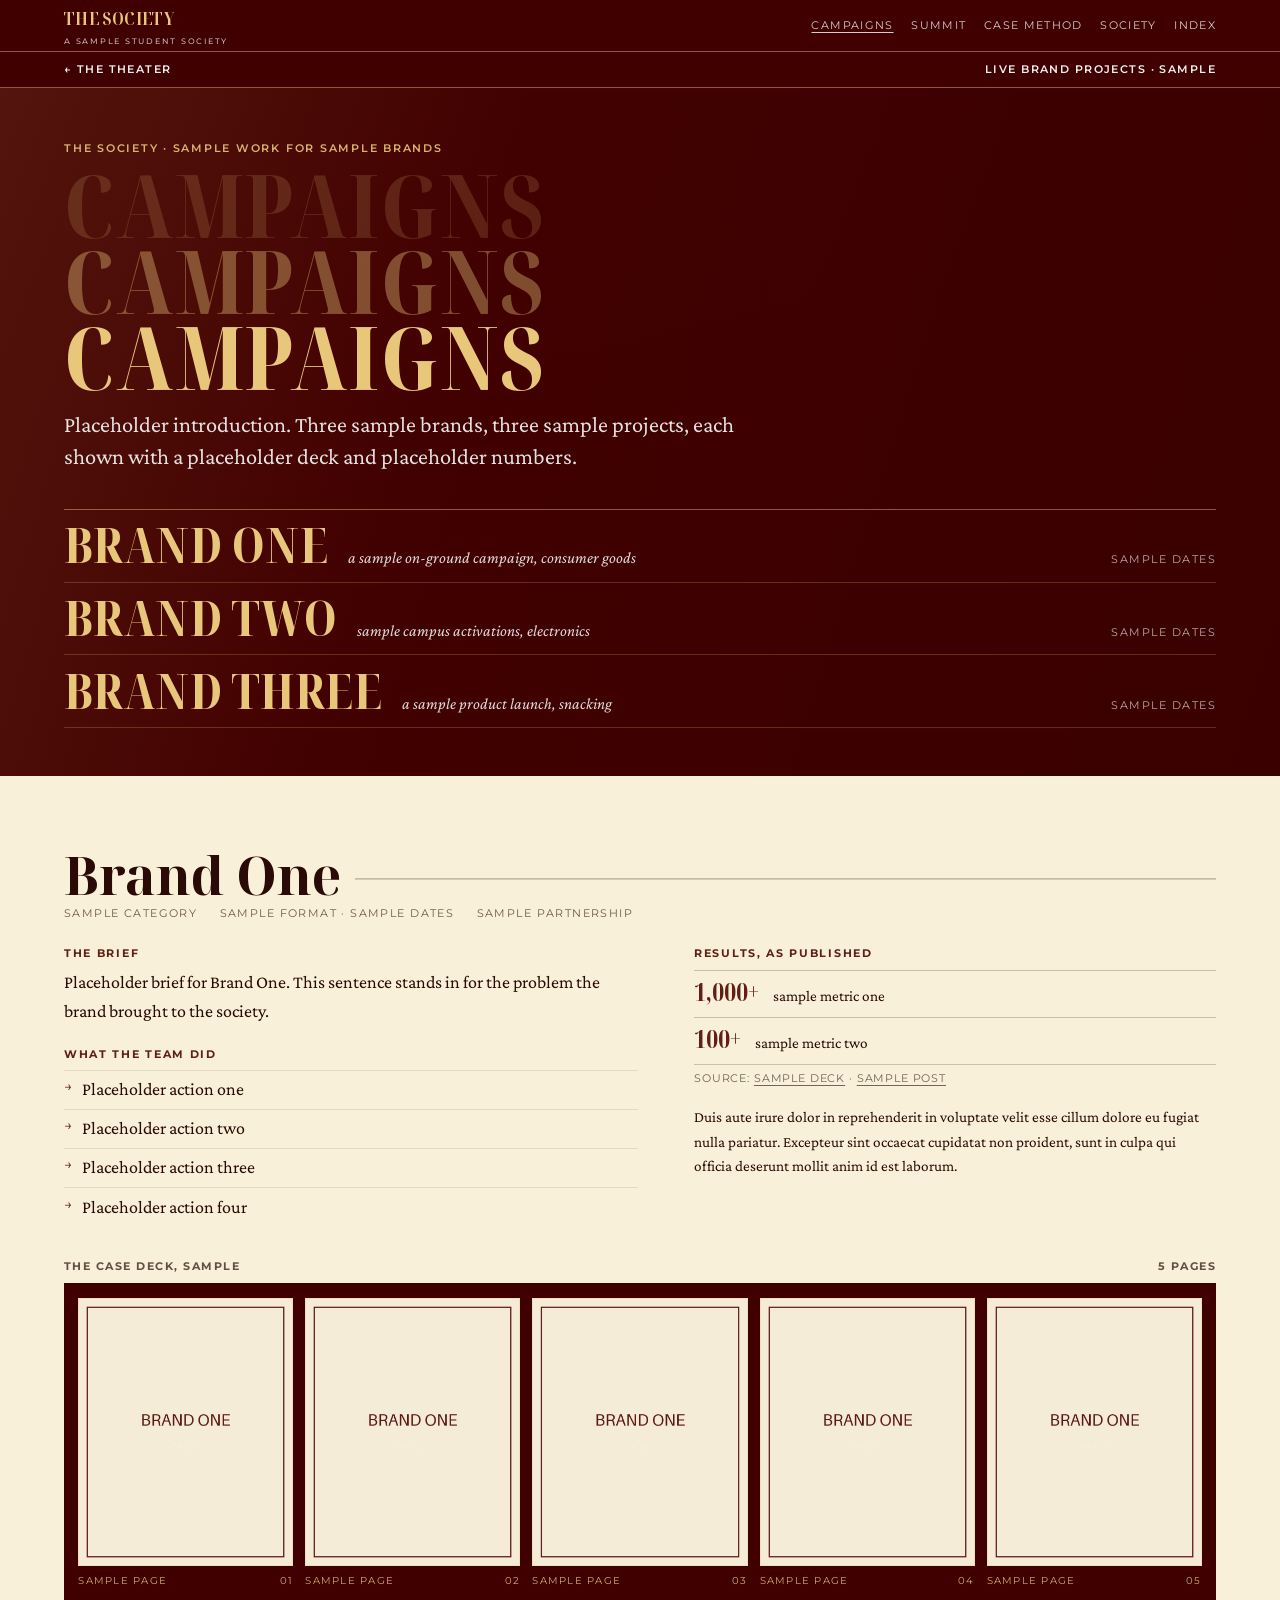
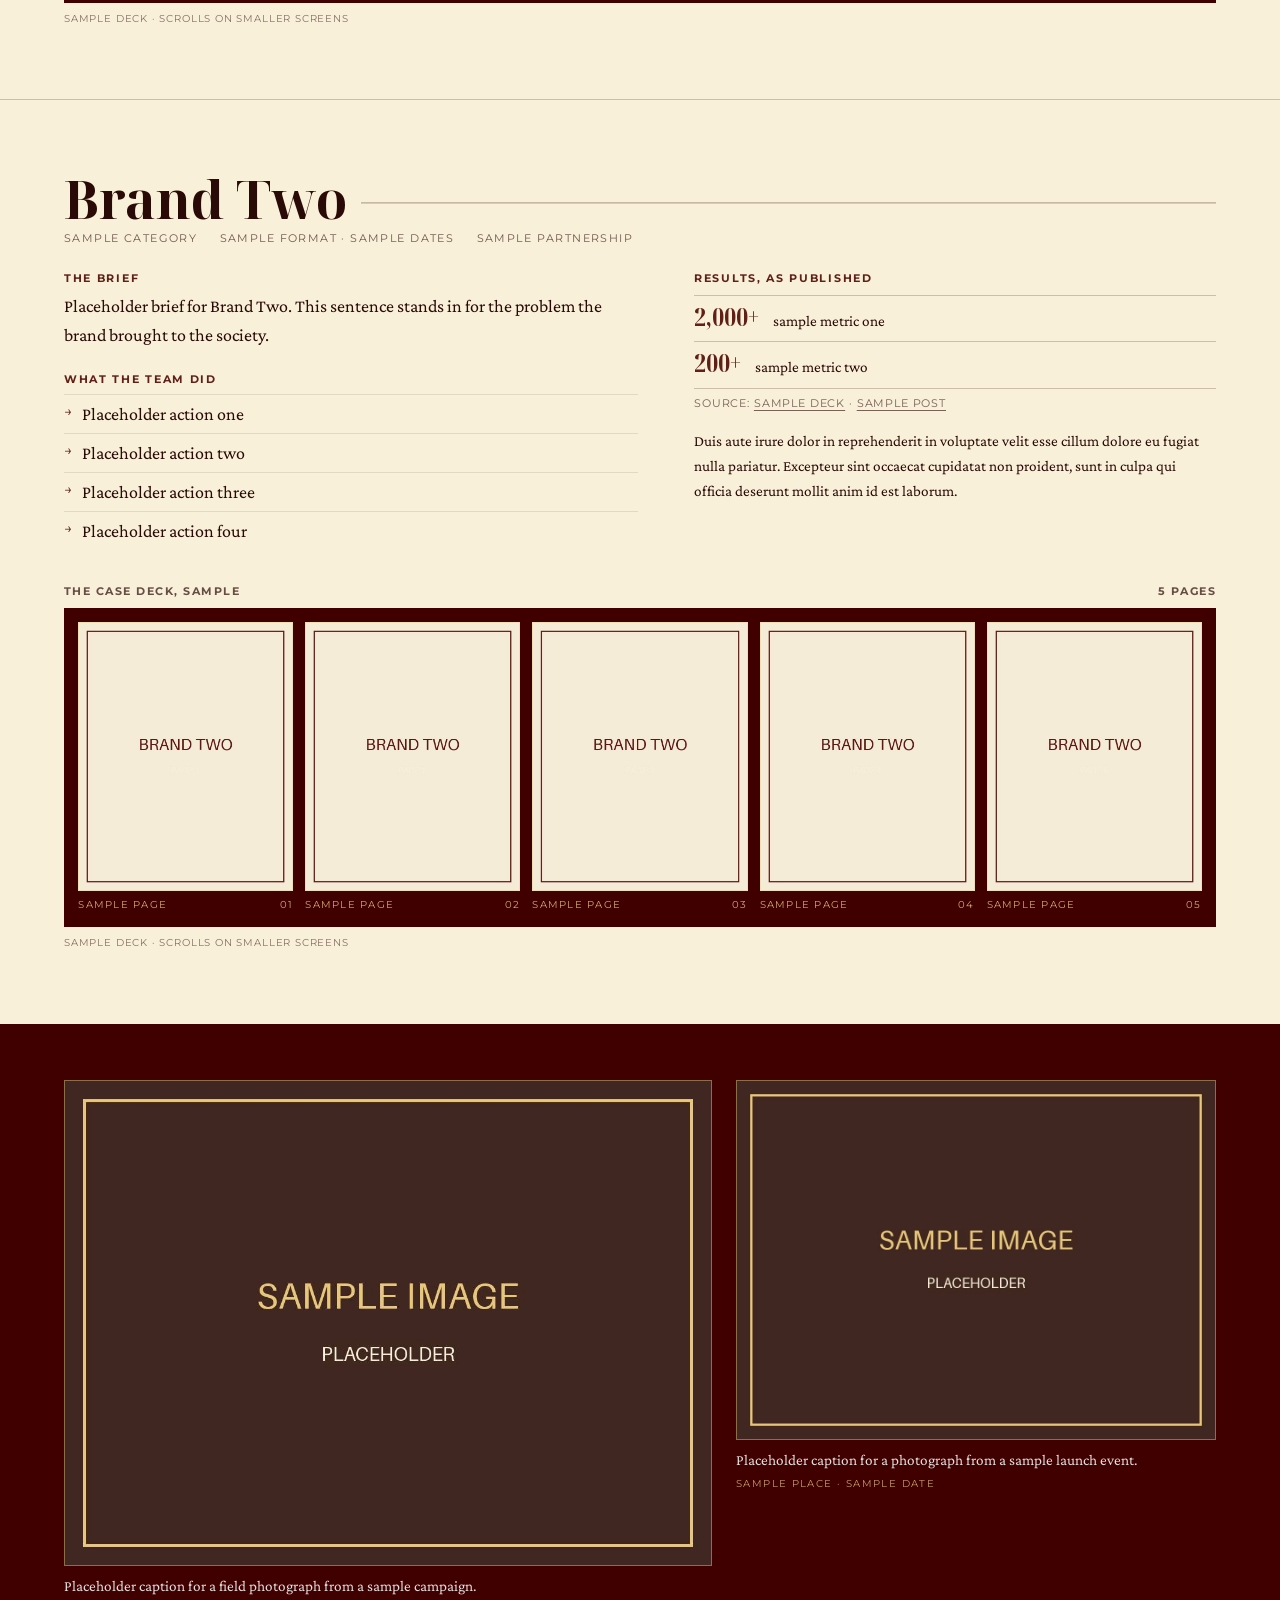
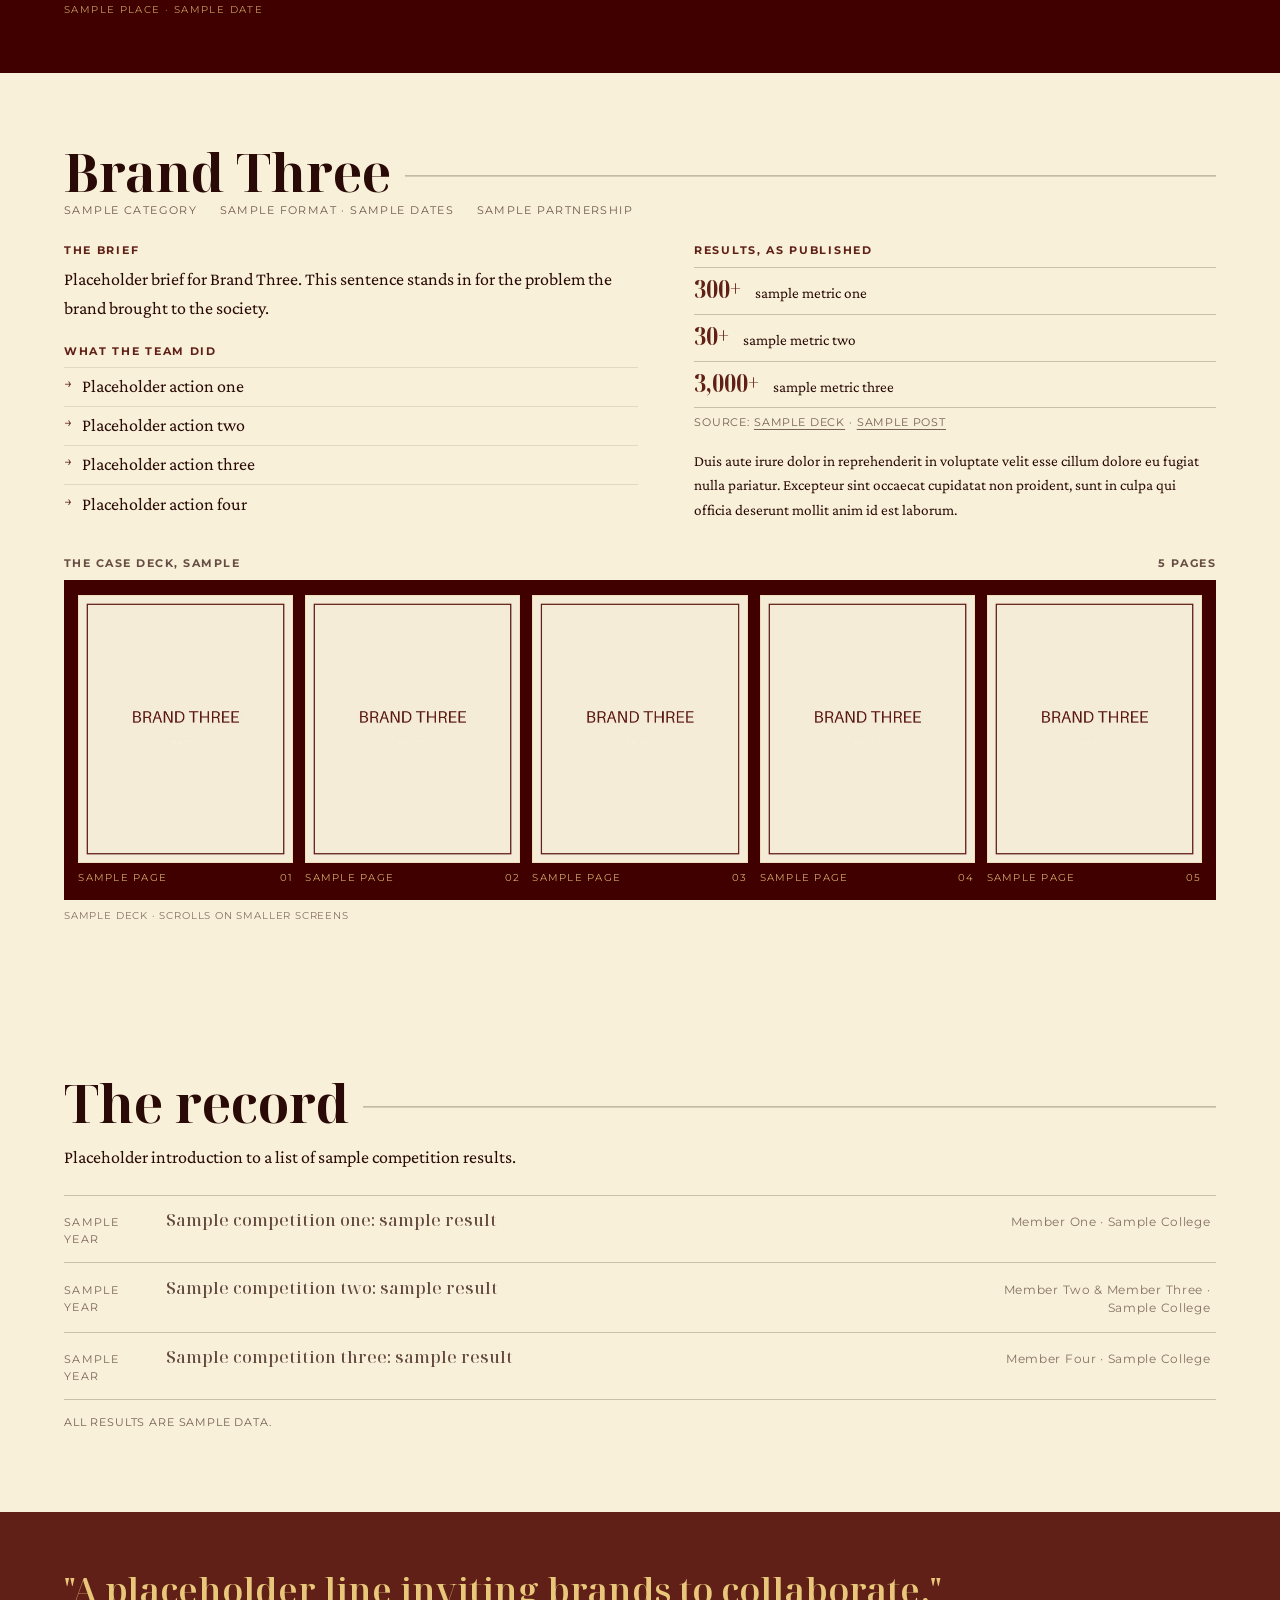
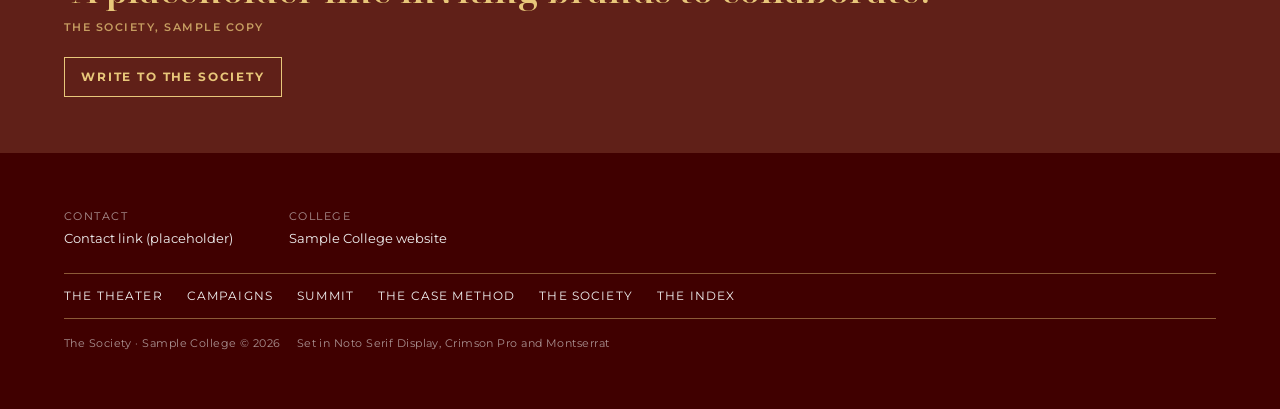
<file: work.html>
<!doctype html>
<html lang="en">
<head>
<meta charset="utf-8">
<meta name="viewport" content="width=device-width,initial-scale=1">
<meta name="robots" content="noindex,nofollow">
<title>Campaigns · The Society</title>
<meta name="description" content="Sample live brand projects with placeholder decks and placeholder results.">
<link rel="preconnect" href="https://fonts.googleapis.com">
<link rel="preconnect" href="https://fonts.gstatic.com" crossorigin>
<link href="https://fonts.googleapis.com/css2?family=Noto+Serif+Display:ital,wdth,wght@0,62.5..100,400..800;1,62.5..100,400..700&family=Crimson+Pro:ital,wght@0,400;0,600;1,400&family=Montserrat:wght@500;600;700;800&display=swap" rel="stylesheet">
<link rel="stylesheet" href="site.css">
<style>
  .caseshero{
    background:var(--oxblood-deep);color:var(--off-white);
    padding:clamp(1.4rem,4vw,2.6rem) var(--gutter) clamp(1.8rem,5vw,3rem);
    position:relative;overflow:hidden;
  }
  .caseshero::before{
    content:"";position:absolute;inset:-20%;pointer-events:none;
    background:
      linear-gradient(107deg,
        color-mix(in srgb,var(--oxblood) 90%,transparent) 0%,
        color-mix(in srgb,var(--oxblood-deep) 96%,transparent) 42%,
        var(--oxblood-shadow) 100%),
      radial-gradient(110% 70% at 20% 6%, rgba(255,225,180,.09), transparent 60%);
  }
  .caseshero > *{position:relative}
  .caseshero .stack__line{color:var(--gold)}
  .caseshero__stand{
    margin:.9rem 0 0;max-width:44rem;
    font-size:clamp(1.05rem,.95rem + .8vw,1.4rem);line-height:1.45;opacity:.94;
  }
  .clientroll{list-style:none;margin:clamp(1.4rem,4vw,2.2rem) 0 0;padding:0;
    border-top:1px solid var(--rule)}
  .clientroll li{border-bottom:1px solid color-mix(in srgb,var(--gold) 22%,transparent)}
  .clientroll a{
    display:flex;flex-wrap:wrap;align-items:baseline;gap:.2rem 1.2rem;
    padding:.65rem 0;text-decoration:none;
  }
  .clientroll__name{
    font-family:var(--font-display);font-stretch:62.5%;font-weight:800;
    font-size:clamp(1.7rem,1.1rem + 3vw,3.1rem);line-height:1;color:var(--gold);
    letter-spacing:.01em;
  }
  .clientroll__what{font-size:1rem;font-style:italic;opacity:.9}
  .clientroll__date{margin-left:auto;font-family:var(--font-ui);font-size:.66rem;
    letter-spacing:.14em;text-transform:uppercase;opacity:.7}
  .clientroll a:hover .clientroll__name{text-decoration:underline;text-underline-offset:.14em;text-decoration-thickness:2px}

  /* ---- one case = dossier + the deck as a deck ----------------- */
  .case{padding-block:clamp(2.2rem,7vw,4.5rem)}
  .case + .case{border-top:1px solid var(--rule-ink)}
  .case__head{display:flex;flex-wrap:wrap;align-items:baseline;gap:.4rem 1.2rem;margin:0 0 .4rem}
  .case__meta{margin:.2rem 0 1.4rem;font-family:var(--font-ui);font-size:.68rem;
    letter-spacing:.13em;text-transform:uppercase;opacity:.65;display:flex;flex-wrap:wrap;gap:.3rem 1.4rem}
  .case__grid{display:grid;gap:1.8rem}
  @media (min-width:60rem){ .case__grid{grid-template-columns:1.1fr 1fr;gap:3.5rem} }
  .dossier p{margin:.35rem 0 0;max-width:38rem}
  .dossier h3{margin:1.25rem 0 0;font-family:var(--font-ui);font-size:.66rem;
    letter-spacing:.16em;text-transform:uppercase;font-weight:700;color:var(--oxblood)}
  .dossier h3:first-child{margin-top:0}
  .dossier ul:not(.ledger){margin:.4rem 0 0;padding:0;list-style:none}
  .dossier ul:not(.ledger) li{padding:.28rem 0 .28rem 1.1rem;position:relative;border-top:1px solid color-mix(in srgb,var(--ink) 10%,transparent)}
  .dossier ul:not(.ledger) li::before{content:"→";position:absolute;left:0;color:var(--oxblood);font-family:var(--font-ui);font-size:.8em}
  /* the results ledger: their numbers, their words, with the receipt */
  .ledger{margin:.5rem 0 0;padding:0;list-style:none;border-top:1px solid var(--rule-ink)}
  .ledger li{display:flex;align-items:baseline;gap:.9rem;padding:.5rem 0;border-bottom:1px solid var(--rule-ink)}
  .ledger b{
    font-family:var(--font-display);font-stretch:75%;font-weight:700;
    font-size:1.55rem;line-height:1;color:var(--oxblood);white-space:nowrap;
  }
  .ledger span{font-size:.95rem}
  .case__source{margin:.9rem 0 0;font-family:var(--font-ui);font-size:.66rem;
    letter-spacing:.08em;text-transform:uppercase;opacity:.62}
  .case__source a{text-decoration:underline;text-underline-offset:.25em}

  /* the deck: five plates on a strip, read like the published object */
  .deck{margin:2rem 0 0}
  .deck__label{display:flex;justify-content:space-between;align-items:baseline;
    font-family:var(--font-ui);font-size:.66rem;letter-spacing:.14em;
    text-transform:uppercase;font-weight:700;opacity:.7;margin:0 0 .5rem}
  .deck__strip{
    display:flex;gap:.75rem;overflow-x:auto;padding:.9rem;
    background:var(--oxblood-deep);
    scroll-snap-type:x proximity;
    scrollbar-width:thin;
    scrollbar-color:color-mix(in srgb,var(--gold) 55%,transparent) var(--oxblood-shadow);
  }
  .deck__page{flex:1 0 clamp(10.5rem,16vw,13rem);scroll-snap-align:start;margin:0}
  .deck__page img{width:100%;aspect-ratio:4/5;object-fit:cover;display:block;
    outline:1px solid color-mix(in srgb,var(--gold) 35%,transparent);outline-offset:-1px}
  .deck__page figcaption{
    margin-top:.4rem;font-family:var(--font-ui);font-size:.6rem;
    letter-spacing:.13em;text-transform:uppercase;color:var(--gold);opacity:.85;
    display:flex;justify-content:space-between;gap:.5rem;
  }
  .deck__note{margin:.5rem 0 0;font-family:var(--font-ui);font-size:.64rem;
    letter-spacing:.08em;text-transform:uppercase;opacity:.55}

  /* ---- the field photographs, full bleed ----------------------- */
  .field{background:var(--oxblood-deep);color:var(--off-white);padding-block:clamp(2rem,6vw,3.5rem)}
  .field__grid{display:grid;gap:1.5rem}
  @media (min-width:56rem){ .field__grid{grid-template-columns:1.35fr 1fr;align-items:start} }
  .field figure{margin:0}
  .field img{width:100%;display:block;outline:1px solid var(--rule);outline-offset:-1px;
    aspect-ratio:4/3;object-fit:cover}
  .field img.crop-low{object-position:50% 72%}
  .field figcaption{margin-top:.6rem;font-size:.95rem;line-height:1.5;opacity:.92;max-width:52ch}
  .field figcaption .when{display:block;margin-top:.25rem;font-family:var(--font-ui);
    font-size:.62rem;letter-spacing:.14em;text-transform:uppercase;color:var(--gold);opacity:.85}

  /* ---- the winners' record: a register, not a trophy wall ------- */
  .record .index__ed{white-space:normal}

  .collab{background:var(--oxblood);color:var(--off-white);
    padding:clamp(2.2rem,6vw,3.5rem) var(--gutter)}
  .collab blockquote{margin:0;font-family:var(--font-display);font-weight:600;
    font-size:clamp(1.35rem,1rem + 1.9vw,2.2rem);line-height:1.22;color:var(--gold);
    max-width:26em;text-wrap:balance}
  .collab cite{display:block;margin-top:.7rem;font-style:normal;font-family:var(--font-ui);
    font-size:.66rem;letter-spacing:.14em;text-transform:uppercase;opacity:.75}
  .collab__cta{display:inline-block;margin-top:1.4rem;padding:.6rem 1rem;
    border:1px solid var(--gold);color:var(--gold);text-decoration:none;
    font-family:var(--font-ui);font-size:.72rem;letter-spacing:.16em;text-transform:uppercase;font-weight:700}
  .collab__cta:hover{background:var(--gold);color:var(--oxblood-deep)}

  @media (prefers-reduced-motion:reduce){
    .deck__strip{scroll-snap-type:none}
  }
</style>
</head>
<body>

<header class="topbar">
  <a class="topbar__mark" href="theater3d.html">THE SOCIETY<small>A SAMPLE STUDENT SOCIETY</small></a>
  <nav class="topbar__nav" aria-label="Primary">
    <a href="work.html" aria-current="page" style="text-decoration:underline;text-underline-offset:.3em">Campaigns</a>
    <a href="summit.html">Summit</a>
    <a href="learn.html">Case Method</a>
    <a href="society.html">Society</a>
    <a href="archive.html">Index</a>
  </nav>
</header>

<div class="subbar subbar--dark">
  <a href="theater3d.html">&larr; The theater</a>
  <span>Live brand projects &middot; sample</span>
</div>

<main>

  <section class="caseshero" aria-labelledby="cases-title">
    <p class="eyebrow" style="color:var(--gold);opacity:.9">The Society &middot; Sample work for sample brands</p>
    <h1 class="stack" id="cases-title" aria-label="Campaigns" style="margin:.5rem 0 0">
      <span class="stack__line" aria-hidden="true">Campaigns</span>
      <span class="stack__line" aria-hidden="true">Campaigns</span>
      <span class="stack__line">Campaigns</span>
    </h1>
    <p class="caseshero__stand">
      Placeholder introduction. Three sample brands, three sample projects, each shown
      with a placeholder deck and placeholder numbers.
    </p>
    <ul class="clientroll">
      <li><a href="#project-one">
        <span class="clientroll__name">BRAND ONE</span>
        <span class="clientroll__what">a sample on-ground campaign, consumer goods</span>
        <span class="clientroll__date">Sample dates</span>
      </a></li>
      <li><a href="#project-two">
        <span class="clientroll__name">BRAND TWO</span>
        <span class="clientroll__what">sample campus activations, electronics</span>
        <span class="clientroll__date">Sample dates</span>
      </a></li>
      <li><a href="#project-three">
        <span class="clientroll__name">BRAND THREE</span>
        <span class="clientroll__what">a sample product launch, snacking</span>
        <span class="clientroll__date">Sample dates</span>
      </a></li>
    </ul>
  </section>

  <section class="case section--paper wrap" id="project-one" aria-labelledby="project-one-title">
   <div class="limit">
    <h2 class="rule-head" id="project-one-title">Brand One</h2>
    <p class="case__meta">
      <span>Sample category</span>
      <span>Sample format &middot; Sample dates</span>
      <span>Sample partnership</span>
    </p>
    <div class="case__grid">
      <div class="dossier">
        <h3>The brief</h3>
        <p>Placeholder brief for Brand One. This sentence stands in for the problem the
        brand brought to the society.</p>
        <h3>What the team did</h3>
        <ul>
          <li>Placeholder action one</li>
          <li>Placeholder action two</li>
          <li>Placeholder action three</li>
          <li>Placeholder action four</li>
        </ul>
      </div>
      <div class="dossier">
        <h3>Results, as published</h3>
        <ul class="ledger">
          <li><b>1,000+</b><span>sample metric one</span></li>
          <li><b>100+</b><span>sample metric two</span></li>
        </ul>
        <p class="case__source">Source:
          <a href="#">sample deck</a> &middot;
          <a href="#">sample post</a>
        </p>
        <p style="margin-top:1.1rem;font-size:.95rem">Duis aute irure dolor in reprehenderit in voluptate velit esse cillum dolore eu fugiat nulla pariatur. Excepteur sint occaecat cupidatat non proident, sunt in culpa qui officia deserunt mollit anim id est laborum.</p>
      </div>
    </div>
    <figure class="deck">
        <div class="deck__label"><span>The case deck, sample</span><span>5 pages</span></div>
        <div class="deck__strip" role="group" aria-label="Brand One case deck, five pages">
          <figure class="deck__page">
            <img src="assets/editions/case1/p01.jpg" alt="Placeholder deck page 1">
            <figcaption><span>Sample page</span><span>01</span></figcaption>
          </figure>
          <figure class="deck__page">
            <img src="assets/editions/case1/p02.jpg" alt="Placeholder deck page 2">
            <figcaption><span>Sample page</span><span>02</span></figcaption>
          </figure>
          <figure class="deck__page">
            <img src="assets/editions/case1/p03.jpg" alt="Placeholder deck page 3">
            <figcaption><span>Sample page</span><span>03</span></figcaption>
          </figure>
          <figure class="deck__page">
            <img src="assets/editions/case1/p04.jpg" alt="Placeholder deck page 4">
            <figcaption><span>Sample page</span><span>04</span></figcaption>
          </figure>
          <figure class="deck__page">
            <img src="assets/editions/case1/p05.jpg" alt="Placeholder deck page 5">
            <figcaption><span>Sample page</span><span>05</span></figcaption>
          </figure>
        </div>
        <p class="deck__note">Sample deck &middot; scrolls on smaller screens</p>
    </figure>
   </div>
  </section>
  <section class="case section--paper wrap" id="project-two" aria-labelledby="project-two-title">
   <div class="limit">
    <h2 class="rule-head" id="project-two-title">Brand Two</h2>
    <p class="case__meta">
      <span>Sample category</span>
      <span>Sample format &middot; Sample dates</span>
      <span>Sample partnership</span>
    </p>
    <div class="case__grid">
      <div class="dossier">
        <h3>The brief</h3>
        <p>Placeholder brief for Brand Two. This sentence stands in for the problem the
        brand brought to the society.</p>
        <h3>What the team did</h3>
        <ul>
          <li>Placeholder action one</li>
          <li>Placeholder action two</li>
          <li>Placeholder action three</li>
          <li>Placeholder action four</li>
        </ul>
      </div>
      <div class="dossier">
        <h3>Results, as published</h3>
        <ul class="ledger">
          <li><b>2,000+</b><span>sample metric one</span></li>
          <li><b>200+</b><span>sample metric two</span></li>
        </ul>
        <p class="case__source">Source:
          <a href="#">sample deck</a> &middot;
          <a href="#">sample post</a>
        </p>
        <p style="margin-top:1.1rem;font-size:.95rem">Duis aute irure dolor in reprehenderit in voluptate velit esse cillum dolore eu fugiat nulla pariatur. Excepteur sint occaecat cupidatat non proident, sunt in culpa qui officia deserunt mollit anim id est laborum.</p>
      </div>
    </div>
    <figure class="deck">
        <div class="deck__label"><span>The case deck, sample</span><span>5 pages</span></div>
        <div class="deck__strip" role="group" aria-label="Brand Two case deck, five pages">
          <figure class="deck__page">
            <img src="assets/editions/case2/p01.jpg" alt="Placeholder deck page 1">
            <figcaption><span>Sample page</span><span>01</span></figcaption>
          </figure>
          <figure class="deck__page">
            <img src="assets/editions/case2/p02.jpg" alt="Placeholder deck page 2">
            <figcaption><span>Sample page</span><span>02</span></figcaption>
          </figure>
          <figure class="deck__page">
            <img src="assets/editions/case2/p03.jpg" alt="Placeholder deck page 3">
            <figcaption><span>Sample page</span><span>03</span></figcaption>
          </figure>
          <figure class="deck__page">
            <img src="assets/editions/case2/p04.jpg" alt="Placeholder deck page 4">
            <figcaption><span>Sample page</span><span>04</span></figcaption>
          </figure>
          <figure class="deck__page">
            <img src="assets/editions/case2/p05.jpg" alt="Placeholder deck page 5">
            <figcaption><span>Sample page</span><span>05</span></figcaption>
          </figure>
        </div>
        <p class="deck__note">Sample deck &middot; scrolls on smaller screens</p>
    </figure>
   </div>
  </section>
  <section class="field wrap" aria-label="Field photographs from the campaigns">
    <div class="limit field__grid">
      <figure>
        <img class="crop-low" src="assets/placeholders/landscape-1.jpg" alt="Placeholder field photograph">
        <figcaption>
          Placeholder caption for a field photograph from a sample campaign.
          <span class="when">Sample place &middot; sample date</span>
        </figcaption>
      </figure>
      <figure>
        <img src="assets/placeholders/landscape-2.jpg" alt="Placeholder event photograph">
        <figcaption>
          Placeholder caption for a photograph from a sample launch event.
          <span class="when">Sample place &middot; sample date</span>
        </figcaption>
      </figure>
    </div>
  </section>
  <section class="case section--paper wrap" id="project-three" aria-labelledby="project-three-title">
   <div class="limit">
    <h2 class="rule-head" id="project-three-title">Brand Three</h2>
    <p class="case__meta">
      <span>Sample category</span>
      <span>Sample format &middot; Sample dates</span>
      <span>Sample partnership</span>
    </p>
    <div class="case__grid">
      <div class="dossier">
        <h3>The brief</h3>
        <p>Placeholder brief for Brand Three. This sentence stands in for the problem the
        brand brought to the society.</p>
        <h3>What the team did</h3>
        <ul>
          <li>Placeholder action one</li>
          <li>Placeholder action two</li>
          <li>Placeholder action three</li>
          <li>Placeholder action four</li>
        </ul>
      </div>
      <div class="dossier">
        <h3>Results, as published</h3>
        <ul class="ledger">
          <li><b>300+</b><span>sample metric one</span></li>
          <li><b>30+</b><span>sample metric two</span></li>
          <li><b>3,000+</b><span>sample metric three</span></li>
        </ul>
        <p class="case__source">Source:
          <a href="#">sample deck</a> &middot;
          <a href="#">sample post</a>
        </p>
        <p style="margin-top:1.1rem;font-size:.95rem">Duis aute irure dolor in reprehenderit in voluptate velit esse cillum dolore eu fugiat nulla pariatur. Excepteur sint occaecat cupidatat non proident, sunt in culpa qui officia deserunt mollit anim id est laborum.</p>
      </div>
    </div>
    <figure class="deck">
        <div class="deck__label"><span>The case deck, sample</span><span>5 pages</span></div>
        <div class="deck__strip" role="group" aria-label="Brand Three case deck, five pages">
          <figure class="deck__page">
            <img src="assets/editions/case3/p01.jpg" alt="Placeholder deck page 1">
            <figcaption><span>Sample page</span><span>01</span></figcaption>
          </figure>
          <figure class="deck__page">
            <img src="assets/editions/case3/p02.jpg" alt="Placeholder deck page 2">
            <figcaption><span>Sample page</span><span>02</span></figcaption>
          </figure>
          <figure class="deck__page">
            <img src="assets/editions/case3/p03.jpg" alt="Placeholder deck page 3">
            <figcaption><span>Sample page</span><span>03</span></figcaption>
          </figure>
          <figure class="deck__page">
            <img src="assets/editions/case3/p04.jpg" alt="Placeholder deck page 4">
            <figcaption><span>Sample page</span><span>04</span></figcaption>
          </figure>
          <figure class="deck__page">
            <img src="assets/editions/case3/p05.jpg" alt="Placeholder deck page 5">
            <figcaption><span>Sample page</span><span>05</span></figcaption>
          </figure>
        </div>
        <p class="deck__note">Sample deck &middot; scrolls on smaller screens</p>
    </figure>
   </div>
  </section>

  <section class="section section--paper wrap record" id="record" aria-labelledby="record-title">
   <div class="limit">
    <h2 class="rule-head" id="record-title">The record</h2>
    <p style="max-width:56ch;margin:.8rem 0 1.4rem">
      Placeholder introduction to a list of sample competition results.
    </p>
    <ul class="index">
      <li class="index__row"><span class="index__inert">
        <span class="index__ed">Sample year</span>
        <span class="index__title">Sample competition one: sample result</span>
        <span class="index__by">Member One &middot; Sample College</span>
      </span></li>
      <li class="index__row"><span class="index__inert">
        <span class="index__ed">Sample year</span>
        <span class="index__title">Sample competition two: sample result</span>
        <span class="index__by">Member Two &amp; Member Three &middot; Sample College</span>
      </span></li>
      <li class="index__row"><span class="index__inert">
        <span class="index__ed">Sample year</span>
        <span class="index__title">Sample competition three: sample result</span>
        <span class="index__by">Member Four &middot; Sample College</span>
      </span></li>
    </ul>
    <p class="case__source" style="margin-top:.9rem">All results are sample data.</p>
   </div>
  </section>

  <section class="collab" aria-label="Work with The Society">
    <div class="limit">
      <blockquote>
        "A placeholder line inviting brands to collaborate."
        <cite>The Society, sample copy</cite>
      </blockquote>
      <a class="collab__cta" href="#">Write to the society</a>
    </div>
  </section>

</main>

<footer class="colophon">
  <div class="colophon__cols">
    <div><p class="colophon__label">Contact</p><a href="#">Contact link (placeholder)</a></div>
    <div><p class="colophon__label">College</p><a href="#">Sample College website</a></div>
  </div>
  <nav class="colophon__links" aria-label="Standing links">
    <a href="theater3d.html">The theater</a><a href="work.html">Campaigns</a><a href="summit.html">Summit</a><a href="learn.html">The Case Method</a><a href="society.html">The Society</a><a href="archive.html">The Index</a>
  </nav>
  <p class="colophon__credit">
    <span style="padding-left:0">The Society &middot; Sample College &copy; 2026</span>
    <span>Set in Noto Serif Display, Crimson Pro and Montserrat</span>
  </p>
</footer>
</body>
</html>
</file>
<file: site.css>
:root{
  --oxblood-deep:#400000;
  --oxblood:#602018;
  --oxblood-shadow:#380000;
  --gold:#E8C77A;
  --gold-dim:#B9975B;
  --paper:#F8F0D8;
  --off-white:#F0F0F0;
  --ink:#2A0A06;

  --font-display:"Noto Serif Display",Georgia,"Times New Roman",serif;
  --font-read:"Crimson Pro",Georgia,serif;
  --font-ui:"Montserrat",system-ui,-apple-system,"Segoe UI",sans-serif;

  --measure:65ch;
  --gutter:clamp(1.15rem,5vw,4rem);
  --header-h:3.25rem;

  --rule:color-mix(in srgb,var(--gold) 45%,transparent);
  --rule-ink:color-mix(in srgb,var(--ink) 22%,transparent);
}

*,*::before,*::after{box-sizing:border-box}
html{-webkit-text-size-adjust:100%}
body{
  margin:0;
  background:var(--paper);
  color:var(--ink);
  font-family:var(--font-read);
  font-size:1.0625rem;      /* 17px mobile → 18px up */
  line-height:1.62;
  font-synthesis-weight:none;
  text-rendering:optimizeLegibility;
}
@media (min-width:48rem){ body{font-size:1.125rem} }

img{max-width:100%;display:block}
a{color:inherit}

/* ---------- shared furniture -------------------------------- */

.eyebrow{
  font-family:var(--font-ui);
  font-size:.6875rem;
  letter-spacing:.16em;
  text-transform:uppercase;
  font-weight:600;
  line-height:1.4;
}

/* library entry: name-rule-to-edge */
.rule-head{
  display:flex;align-items:baseline;gap:.9rem;margin:0;
  font-family:var(--font-display);
  font-weight:700;line-height:1.04;
  font-size:clamp(1.9rem,1.1rem + 3.4vw,3.25rem);
}
.rule-head::after{
  content:"";flex:1 1 auto;height:1px;
  background:currentColor;opacity:.4;transform:translateY(-.3em);
}

.wrap{ padding-inline:var(--gutter); }
.limit{ max-width:78rem;margin-inline:auto; }

/* ---------- masthead bar ------------------------------------ */

.topbar{
  position:sticky;top:0;z-index:30;
  display:flex;align-items:center;justify-content:space-between;gap:1rem;
  min-height:var(--header-h);
  padding-inline:var(--gutter);
  background:var(--oxblood-deep);
  color:var(--off-white);
  border-bottom:1px solid var(--rule);
}
.topbar__mark{
  font-family:var(--font-display);
  font-stretch:62.5%;
  font-weight:700;
  font-size:1.15rem;
  letter-spacing:.02em;
  color:var(--gold);
  text-decoration:none;
}
.topbar__mark small{
  display:block;font-family:var(--font-ui);font-size:.5rem;
  letter-spacing:.22em;color:var(--off-white);opacity:.75;font-weight:500;
  margin-top:.1rem;
}
.topbar__nav{display:flex;gap:1.1rem}
.topbar__nav a{
  font-family:var(--font-ui);font-size:.7rem;letter-spacing:.12em;
  text-transform:uppercase;text-decoration:none;opacity:.85;
}
.topbar__nav a:hover{opacity:1;text-decoration:underline;text-underline-offset:.3em}

/* library entry: context-subbar — always names where you are */
.subbar{
  position:sticky;top:var(--header-h);z-index:25;
  display:flex;align-items:center;justify-content:space-between;gap:1rem;
  padding:.55rem var(--gutter);
  background:var(--paper);
  border-bottom:1px solid var(--rule-ink);
  font-family:var(--font-ui);font-size:.6875rem;letter-spacing:.13em;
  text-transform:uppercase;font-weight:600;
}
.subbar a{text-decoration:none}
.subbar a:hover{text-decoration:underline;text-underline-offset:.3em}
.subbar--dark{background:var(--oxblood-deep);color:var(--off-white);border-color:var(--rule)}

/* ============================================================
   H1 — the masthead cover
   ============================================================ */

.cover{
  position:relative;overflow:hidden;
  background:var(--oxblood-deep);
  color:var(--off-white);
  padding-block:clamp(1.25rem,4vw,2.5rem) clamp(2rem,6vw,4rem);
  padding-inline:var(--gutter);
}
.cover::before{
  content:"";position:absolute;inset:-20%;
  background:
    linear-gradient(107deg,
      color-mix(in srgb,var(--oxblood) 92%,transparent) 0%,
      color-mix(in srgb,var(--oxblood-deep) 96%,transparent) 38%,
      color-mix(in srgb,var(--oxblood) 78%,transparent) 55%,
      var(--oxblood-shadow) 100%),
    radial-gradient(120% 80% at 22% 8%, rgba(255,225,180,.10), transparent 60%);
  pointer-events:none;
}
.cover > *{position:relative}

.cover__shoulders{
  display:flex;align-items:center;justify-content:space-between;gap:1rem;
  padding-bottom:.7rem;border-bottom:1px solid var(--rule);
}
.cover__crest{
  width:2.6rem;aspect-ratio:1;flex:none;
  background-image:url("assets/crest.jpg");
  background-size:cover;
  -webkit-mask-image:url("assets/crest-mask.png");
          mask-image:url("assets/crest-mask.png");
  -webkit-mask-size:cover;mask-size:cover;
}
.cover__society{color:var(--gold);text-align:right}

.cover__eyebrow{
  margin:clamp(1.25rem,5vw,2.25rem) 0 .35rem;
  color:var(--off-white);opacity:.9;
}

/* the masthead: enormous, condensed, cropped tight to the edges */
.cover__masthead{
  margin:0;
  font-family:var(--font-display);
  font-stretch:62.5%;
  font-weight:800;
  color:var(--gold);
  font-size:clamp(2.6rem,13.1vw,10.5rem);
  line-height:.82;
  letter-spacing:-.015em;
  /* crop: the word runs past the gutter on both sides, like the print cover */
  margin-inline:calc(var(--gutter) * -1);
  padding-inline:calc(var(--gutter) * .38);
  white-space:nowrap;
}
.cover__tagline{
  margin:.85rem 0 0;max-width:32rem;
  font-family:var(--font-read);font-style:italic;
  font-size:1.05rem;opacity:.92;
}

/* cover lines = the real contents of the latest edition */
.coverlines{
  margin:clamp(1.6rem,5vw,2.5rem) 0 0;padding:0;list-style:none;
  border-top:1px solid var(--rule);
  max-width:44rem;
}
.coverlines__head{
  display:flex;justify-content:space-between;gap:1rem;
  padding:.65rem 0;color:var(--gold);
}
.coverline{border-top:1px solid color-mix(in srgb,var(--gold) 22%,transparent)}
.coverline a{
  display:block;padding:.7rem 0;text-decoration:none;
}
.coverline__title{
  font-family:var(--font-display);font-weight:600;
  font-size:clamp(1.06rem,.95rem + .7vw,1.4rem);
  line-height:1.24;
  background-image:linear-gradient(var(--gold),var(--gold));
  background-size:0% 1px;background-position:0 100%;background-repeat:no-repeat;
  transition:background-size .32s cubic-bezier(.2,.7,.3,1);
}
.coverline a:hover .coverline__title,
.coverline a:focus-visible .coverline__title{background-size:100% 1px}
.coverline__by{
  display:block;margin-top:.28rem;color:var(--gold);opacity:.85;
}

.cover__foot{
  display:flex;align-items:flex-end;justify-content:space-between;gap:1rem;
  margin-top:clamp(1.5rem,5vw,2.5rem);
  padding-top:.8rem;border-top:1px solid var(--rule);
}
.barcode{display:flex;flex-direction:column;align-items:flex-end;gap:.3rem}
.barcode svg{height:2.4rem;width:auto}
.barcode__id{
  font-family:ui-monospace,SFMono-Regular,Menlo,monospace;
  font-size:.65rem;letter-spacing:.22em;color:var(--gold);opacity:.9;
}

/* ============================================================
   H2 — the dateline. Real numbers, no counters.
   ============================================================ */

.dateline{
  background:var(--oxblood);color:var(--off-white);
  padding:clamp(1rem,3.5vw,1.6rem) var(--gutter);
  font-family:var(--font-ui);font-size:.78rem;letter-spacing:.1em;
  text-transform:uppercase;font-weight:500;
  display:flex;flex-wrap:wrap;gap:.4rem 1.4rem;align-items:baseline;
}
.dateline a{
  text-decoration:none;
  border-bottom:1px solid color-mix(in srgb,var(--gold) 50%,transparent);
  padding-bottom:.12em;
}
.dateline a:hover{border-color:var(--gold)}
.dateline b{
  font-family:var(--font-display);font-stretch:75%;font-weight:700;
  font-size:1.5em;letter-spacing:0;color:var(--gold);
  margin-right:.25em;
}

/* ============================================================
   H3 — INDEX / INDEX / INDEX
   ============================================================ */

.section{padding-block:clamp(2.5rem,8vw,5rem)}
.section--paper{background:var(--paper)}

.stack{margin:0 0 1.6rem}
.stack__line{
  display:block;
  font-family:var(--font-display);font-stretch:62.5%;font-weight:800;
  text-transform:uppercase;letter-spacing:.02em;line-height:.86;
  font-size:clamp(2.4rem,11vw,5.5rem);
}
.stack__line:nth-child(1){opacity:.16}
.stack__line:nth-child(2){opacity:.38}
.stack__line:nth-child(3){opacity:1}

.filters{
  display:flex;flex-wrap:wrap;gap:.4rem;margin:0 0 1.2rem;padding:0;list-style:none;
}
.filters button{
  font-family:var(--font-ui);font-size:.68rem;letter-spacing:.12em;
  text-transform:uppercase;font-weight:600;
  padding:.4rem .7rem;border:1px solid var(--rule-ink);
  background:transparent;color:inherit;cursor:pointer;border-radius:0;
}
.filters button[aria-pressed="true"]{background:var(--oxblood-deep);color:var(--gold);border-color:var(--oxblood-deep)}

.index{list-style:none;margin:0;padding:0;border-top:1px solid var(--rule-ink)}
.index__row{border-bottom:1px solid var(--rule-ink)}
.index__row[hidden]{display:none}
.index__row > a,
.index__row > .index__inert{
  display:grid;gap:.15rem .9rem;padding:.85rem 0;text-decoration:none;
  grid-template-columns:1fr;
}
@media (min-width:48rem){
  .index__row > a,
  .index__row > .index__inert{
    grid-template-columns:5.5rem 1fr 14rem;align-items:baseline;
  }
}
.index__ed{font-family:var(--font-ui);font-size:.66rem;letter-spacing:.13em;text-transform:uppercase;opacity:.6}
.index__title{
  font-family:var(--font-display);font-weight:600;
  font-size:1.06rem;line-height:1.3;
}
.index__by{
  font-family:var(--font-ui);font-size:.72rem;letter-spacing:.06em;
  opacity:.72;
}
@media (min-width:48rem){
  /* the one motion idea: the byline steps in from the margin on approach */
  .index__by{
    opacity:.55;transform:translateX(-.35rem);
    transition:opacity .22s ease,transform .22s ease,color .22s ease;
    text-align:right;
  }
  .index__row:hover .index__by,
  .index__row:focus-within .index__by{opacity:1;transform:none;color:var(--oxblood)}
}
.index__row > a:hover .index__title{text-decoration:underline;text-underline-offset:.22em}

/* the honest gap: recorded but not yet archived */
.index__row--gap{opacity:.62}
.index__row--gap .index__title{font-style:italic;font-weight:400}
.index__note{
  font-family:var(--font-ui);font-size:.66rem;letter-spacing:.1em;
  text-transform:uppercase;color:var(--oxblood);
}

/* ============================================================
   H4 — the writers
   ============================================================ */

.writers{
  display:flex;flex-wrap:wrap;gap:.15rem 0;margin:0;padding:0;list-style:none;
  font-family:var(--font-display);
  font-size:clamp(1.15rem,.9rem + 1.2vw,1.75rem);
  line-height:1.35;
}
.writers li::after{content:" · ";opacity:.4;padding-inline:.35rem}
.writers li:last-child::after{content:""}
.writers a{text-decoration:none}
.writers a:hover{text-decoration:underline;text-underline-offset:.2em}
.writers .college{
  font-family:var(--font-ui);font-size:.58em;letter-spacing:.08em;
  text-transform:uppercase;opacity:.62;margin-left:.35em;
}

/* ============================================================
   H5 — three properties, unequal on purpose
   ============================================================ */

.props{display:grid;gap:1px;background:var(--rule-ink);border-block:1px solid var(--rule-ink)}
@media (min-width:56rem){ .props{grid-template-columns:1.5fr 1fr 1fr} }
.prop{background:var(--paper);padding:clamp(1.3rem,4vw,2.2rem)}
.prop a{text-decoration:none;display:block}
.prop__name{margin:.2rem 0 .5rem}
.prop__meta{font-family:var(--font-ui);font-size:.68rem;letter-spacing:.12em;text-transform:uppercase;opacity:.62}
.prop p{margin:.6rem 0 0;font-size:.95rem;max-width:34ch}

/* each property keeps its own typographic register */
.prop--casebook .prop__name{
  font-family:var(--font-ui);font-weight:800;text-transform:uppercase;
  letter-spacing:-.01em;font-size:clamp(2rem,1.2rem + 3vw,3.4rem);line-height:1;
}
.prop--bulletin .prop__name{
  font-family:var(--font-display);font-stretch:62.5%;font-weight:800;
  text-transform:uppercase;font-size:clamp(1.9rem,1.2rem + 2.6vw,3rem);line-height:.95;
}
.prop--series .prop__name{
  font-family:var(--font-read);font-style:italic;font-weight:600;
  font-size:clamp(1.7rem,1.1rem + 2.2vw,2.5rem);line-height:1.05;
}

/* ============================================================
   H6 — the shelf
   ============================================================ */

.shelf{
  background:var(--oxblood-deep);color:var(--off-white);
  padding-block:clamp(2.5rem,8vw,5rem);
}
.shelf__grid{display:grid;gap:1.6rem;align-items:center}
@media (min-width:52rem){ .shelf__grid{grid-template-columns:8rem 1fr;gap:2.5rem} }
.shelf__crest{
  width:6rem;aspect-ratio:1;
  background-image:url("assets/crest.jpg");
  background-size:cover;
  -webkit-mask-image:url("assets/crest-mask.png");
          mask-image:url("assets/crest-mask.png");
  -webkit-mask-size:cover;mask-size:cover;
}
.shelf blockquote{
  margin:0;font-family:var(--font-display);font-weight:600;
  font-size:clamp(1.5rem,1rem + 2.4vw,2.6rem);line-height:1.18;
  color:var(--gold);text-wrap:balance;
}
.shelf cite{
  display:block;margin-top:.7rem;font-style:normal;
  font-family:var(--font-ui);font-size:.68rem;letter-spacing:.13em;
  text-transform:uppercase;opacity:.72;
}
.shelf__answer{margin:1.2rem 0 0;max-width:52ch;opacity:.95}


.society{display:grid;gap:2rem}
@media (min-width:56rem){ .society{grid-template-columns:1.15fr 1fr} }
.roster{margin:.8rem 0 0;padding:0;list-style:none;
  border-top:1px solid var(--rule-ink);font-size:.98rem}
.roster li{display:flex;justify-content:space-between;gap:1rem;
  padding:.42rem 0;border-bottom:1px solid var(--rule-ink)}
.roster .role{font-family:var(--font-ui);font-size:.66rem;letter-spacing:.12em;
  text-transform:uppercase;opacity:.62;align-self:center;text-align:right}
.tagline-list{margin:.6rem 0 0;padding:0;list-style:none;
  display:flex;flex-wrap:wrap;gap:.3rem .9rem;
  font-family:var(--font-ui);font-size:.8rem;letter-spacing:.06em;font-weight:600}
.vacant{
  margin:.7rem 0 0;font-family:var(--font-ui);font-size:.72rem;letter-spacing:.06em;
  opacity:.6;font-style:normal;
}

/* ============================================================
   H8 — colophon  (library entry: colophon-contact-sheet)
   ============================================================ */

.colophon{
  background:var(--oxblood-deep);color:var(--off-white);
  font-family:var(--font-ui);font-size:.8rem;line-height:1.6;
  padding:clamp(2rem,6vw,3.5rem) var(--gutter);
}
.colophon__cols{display:flex;flex-wrap:wrap;gap:1.4rem 3.5rem}
.colophon__label{margin:0 0 .2rem;letter-spacing:.14em;text-transform:uppercase;
  font-size:.66rem;opacity:.6}
.colophon__links{display:flex;flex-wrap:wrap;gap:.8rem 1.5rem;margin-top:1.5rem;
  padding-block:.8rem;border-block:1px solid var(--rule);
  font-size:.72rem;letter-spacing:.1em;text-transform:uppercase}
.colophon__credit{display:flex;flex-wrap:wrap;gap:.35rem 1rem;margin:1rem 0 0;
  font-size:.7rem;opacity:.6;letter-spacing:.04em}
.colophon a{text-decoration:none}
.colophon a:hover{text-decoration:underline;text-underline-offset:.3em}

/* ============================================================
   Article page
   ============================================================ */

.piece{padding-block:clamp(1.6rem,5vw,3rem)}
.piece__head{max-width:52rem;margin-inline:auto}

/* library entry: byline-above-title */
.piece__meta{
  display:flex;justify-content:space-between;align-items:baseline;
  gap:.6rem 1rem;flex-wrap:wrap;
  font-family:var(--font-ui);font-size:.72rem;letter-spacing:.12em;
  text-transform:uppercase;font-weight:600;
}
.piece__label{border-bottom:1px solid currentColor;padding-bottom:.14em;
  margin-right:.4em;opacity:.6;font-weight:500}
.piece__meta a{text-decoration:none}
.piece__meta a:hover{text-decoration:underline;text-underline-offset:.3em}
.piece__college{opacity:.65}
.piece__date{opacity:.65}

.piece__title{
  margin:.55em 0 0;font-family:var(--font-display);font-weight:700;
  font-size:clamp(2rem,1.25rem + 3.4vw,3.4rem);
  line-height:1.06;letter-spacing:-.012em;text-wrap:balance;
}
.piece__rule{height:1px;background:var(--rule-ink);margin:1.1rem 0 0;border:0}
.piece__standfirst{
  margin:1rem 0 0;font-size:clamp(1.15rem,1rem + .9vw,1.55rem);
  line-height:1.4;font-weight:400;max-width:38ch;opacity:.9;
}

.piece__body{
  max-width:52rem;margin:clamp(1.8rem,5vw,3rem) auto 0;
  display:grid;gap:1.5rem;
}
@media (min-width:60rem){
  .piece__body{grid-template-columns:11rem minmax(0,var(--measure));gap:0 3.5rem}
  .piece__margin{grid-column:1;text-align:right}
  .piece__text{grid-column:2}
}
.piece__margin{
  font-family:var(--font-ui);font-size:.68rem;letter-spacing:.1em;
  text-transform:uppercase;opacity:.6;display:flex;flex-direction:column;gap:.9rem;
}
.piece__pull{
  font-family:var(--font-read);font-size:1rem;letter-spacing:0;text-transform:none;
  font-style:italic;opacity:1;color:var(--oxblood);border-top:1px solid var(--rule-ink);
  padding-top:.7rem;
}
.piece__text > p{margin:0 0 1.15em;max-width:var(--measure)}
.piece__text > p:first-of-type::first-letter{
  float:left;font-family:var(--font-display);font-weight:700;
  font-size:3.9em;line-height:.78;padding:.06em .1em 0 0;color:var(--oxblood);
}
.cite{
  margin-top:2rem;border:1px solid var(--rule-ink);padding:.9rem 1rem;
  font-family:ui-monospace,SFMono-Regular,Menlo,monospace;font-size:.76rem;line-height:1.55;
}
.cite h2{margin:0 0 .5rem;font-family:var(--font-ui);font-size:.66rem;
  letter-spacing:.14em;text-transform:uppercase;opacity:.6}
.piece__foot{
  max-width:52rem;margin:2.5rem auto 0;padding-top:1.2rem;
  border-top:1px solid var(--rule-ink);
  display:flex;flex-wrap:wrap;gap:1rem;justify-content:space-between;
  font-family:var(--font-ui);font-size:.72rem;letter-spacing:.1em;text-transform:uppercase;
}
.piece__foot a{text-decoration:none}
.piece__foot a:hover{text-decoration:underline;text-underline-offset:.3em}

.specimen{
  max-width:52rem;margin:1.2rem auto 0;padding:.5rem .75rem;
  background:color-mix(in srgb,var(--oxblood) 10%,transparent);
  border-left:2px solid var(--oxblood);
  font-family:var(--font-ui);font-size:.68rem;letter-spacing:.06em;
}

/* ---------- author page ------------------------------------- */

.author__head{max-width:66rem;margin-inline:auto}
.author__sub{margin:.6rem 0 0;font-family:var(--font-ui);font-size:.72rem;
  letter-spacing:.12em;text-transform:uppercase;opacity:.7}
.author__list{list-style:none;margin:2rem 0 0;padding:0;max-width:66rem;
  margin-inline:auto;border-top:1px solid var(--rule-ink)}
.author__list li{border-bottom:1px solid var(--rule-ink)}
.author__list a{display:block;padding:1rem 0;text-decoration:none}
.author__list .index__title{font-size:1.3rem}

/* ---------- reduced motion ---------------------------------- */
@media (prefers-reduced-motion:reduce){
  *{animation:none!important;transition:none!important}
  .index__by{opacity:.8;transform:none}
}

/* ---------- focus ------------------------------------------- */
a:focus-visible,button:focus-visible{
  outline:2px solid var(--gold);outline-offset:3px;
}
.cover a:focus-visible{outline-color:var(--gold)}

/* the index's two states: transcribed and readable here, versus published but still
   only inside the edition. The archive says which is which rather than linking every
   row to the same page. */
.index__note--soft{
  color:color-mix(in srgb,var(--ink) 42%,transparent);
  font-weight:500;
}
.index__row > .index__inert{cursor:default}
.index__row > .index__inert .index__title{opacity:.72;font-weight:500}
</file>
